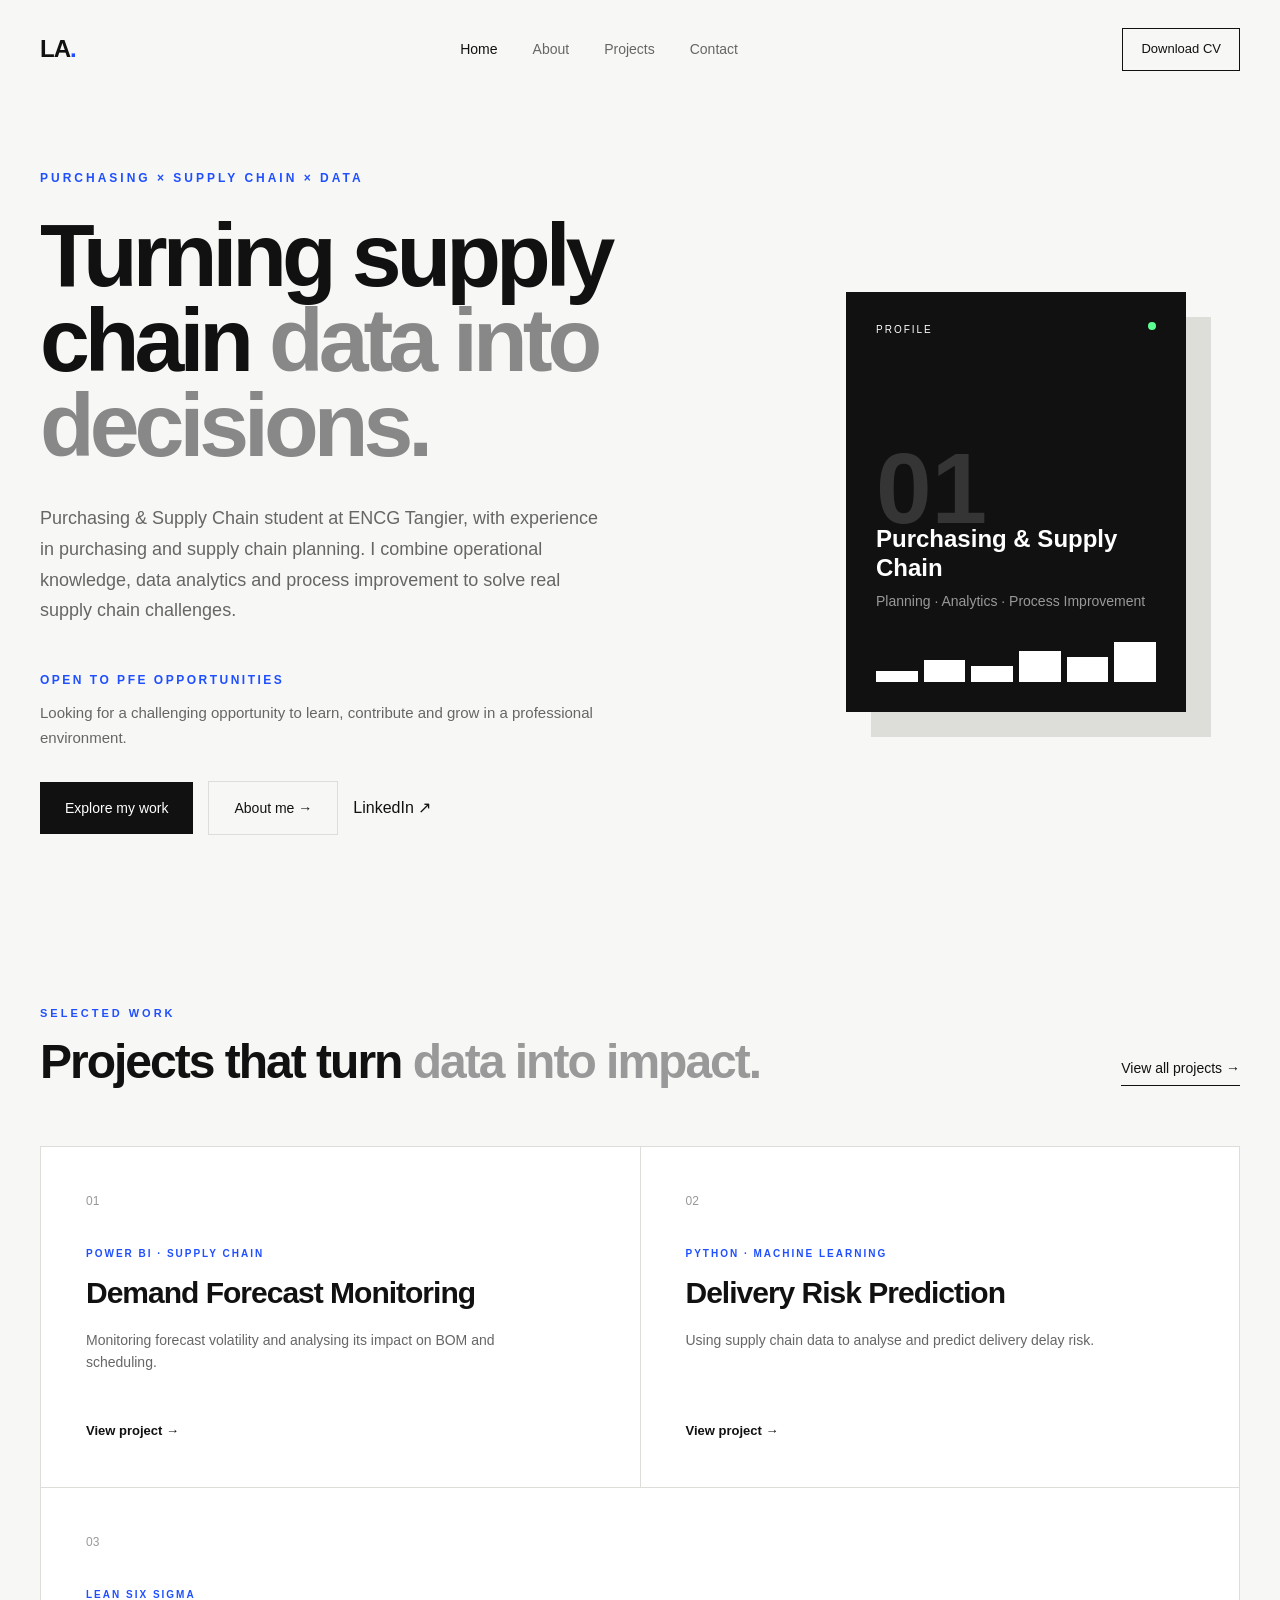
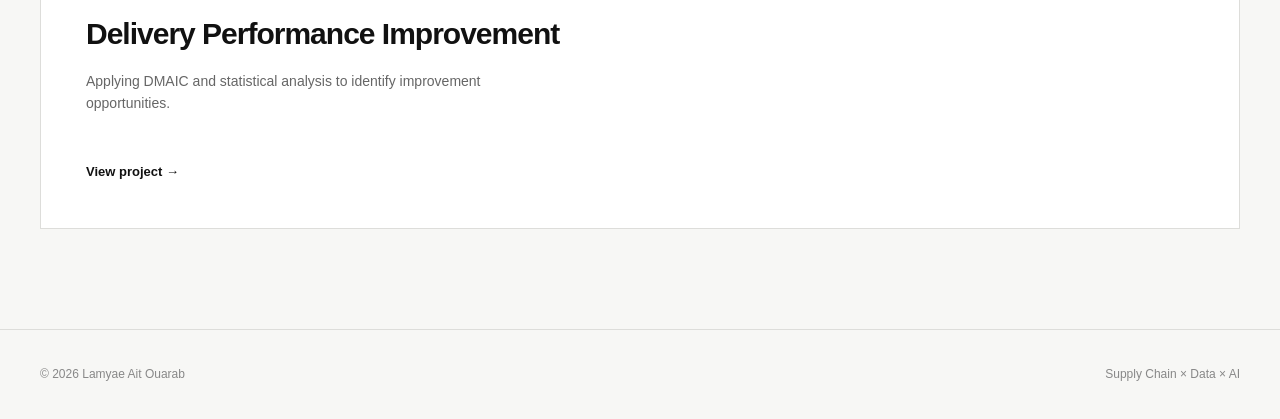
<file: index.html>
<!DOCTYPE html>
<html lang="en">
<head>
    <meta charset="UTF-8">
    <meta name="viewport" content="width=device-width, initial-scale=1.0">

    <title>Lamyae Ait Ouarab | Supply Chain × Data × AI</title>

    <link rel="stylesheet" href="css/style.css">
</head>

<body>

    <!-- Navigation -->
    <nav class="navbar">

        <div class="logo">
            LA<span>.</span>
        </div>

        <div class="nav-links">
            <a href="index.html" class="active">Home</a>
            <a href="about.html">About</a>
            <a href="projects.html">Projects</a>
            <a href="contact.html">Contact</a>
        </div>

        <a href="C:\Users\hp\Downloads\Lamyae_Ait_Ouarab_CV_English.pdf" class="cv-button" download>
  Download CV
</a>

    </nav>


    <!-- Hero Section -->
    <main>

        <section class="hero">

            <div class="hero-content">

                <p class="eyebrow">
                    PURCHASING × SUPPLY CHAIN × DATA
                </p>
                <h1>
                    Turning supply chain
                    <span>data into decisions.</span>
                </h1>

                <p class="hero-description">
                     Purchasing & Supply Chain student at ENCG Tangier,
                    with experience in purchasing and supply chain planning.
                    I combine operational knowledge, data analytics and
                    process improvement to solve real supply chain challenges.
                </p>
                <div class="availability">
                    <span>OPEN TO PFE OPPORTUNITIES</span>
                    <p>
                       Looking for a challenging opportunity to learn,
                       contribute and grow in a professional environment.
                    </p>
                </div>

                
                
                
                <div class="hero-buttons">
                    <a href="projects.html" class="primary-button">
                        Explore my work
                    </a>
                    <a href="about.html" class="secondary-button">
                        About me →
                    </a>

                    <a href="https://www.linkedin.com/in/lamyae-ait-ouarab-5417ba322"
                    class="linkedin-button"
                    target="_blank">
                    LinkedIn ↗
                </a>
            </div>

            </div>


            <div class="hero-visual">

                <div class="visual-card">

                    <div class="card-top">
                        <span>PROFILE</span>
                        <span class="status"></span>
                    </div>

                    <div class="visual-number">
                        01
                    </div>

                    <div class="visual-text">
                        <strong>Purchasing & Supply Chain</strong>
                        <span>Planning · Analytics · Process Improvement</span>
                    </div>

                    <div class="mini-chart">

                        <div class="bar bar-1"></div>
                        <div class="bar bar-2"></div>
                        <div class="bar bar-3"></div>
                        <div class="bar bar-4"></div>
                        <div class="bar bar-5"></div>
                        <div class="bar bar-6"></div>

                    </div>

                </div>

            </div>

        </section>


        <!-- Selected Projects -->
        <section class="projects-preview">

            <div class="section-heading">

                <div>
                    <p class="section-label">SELECTED WORK</p>

                    <h2>
                        Projects that turn
                        <span>data into impact.</span>
                    </h2>
                </div>

                <a href="projects.html">
                    View all projects →
                </a>

            </div>


            <div class="project-grid">

                <article class="project-card">

                    <div class="project-number">
                        01
                    </div>

                    <p class="project-category">
                        POWER BI · SUPPLY CHAIN
                    </p>

                    <h3>
                        Demand Forecast
                        Monitoring
                    </h3>

                    <p>
                        Monitoring forecast volatility and analysing
                        its impact on BOM and scheduling.
                    </p>

                    <a href="projects/demand-forecast.html">
                        View project →
                    </a>

                </article>


                <article class="project-card">

                    <div class="project-number">
                        02
                    </div>

                    <p class="project-category">
                        PYTHON · MACHINE LEARNING
                    </p>

                    <h3>
                        Delivery Risk
                        Prediction
                    </h3>

                    <p>
                        Using supply chain data to analyse and predict
                        delivery delay risk.
                    </p>

                    <a href="projects/delivery-risk.html">
                        View project →
                    </a>

                </article>


                <article class="project-card">

                    <div class="project-number">
                        03
                    </div>

                    <p class="project-category">
                        LEAN SIX SIGMA
                    </p>

                    <h3>
                        Delivery Performance
                        Improvement
                    </h3>

                    <p>
                        Applying DMAIC and statistical analysis to
                        identify improvement opportunities.
                    </p>

                    <a href="projects/lean-six-sigma.html">
                        View project →
                    </a>

                </article>


                
            </div>

        </section>

    </main>


    <!-- Footer -->
    <footer>

        <p>
            © 2026 Lamyae Ait Ouarab
        </p>

        <p>
            Supply Chain × Data × AI
        </p>

    </footer>


</body>
</html>
</file>
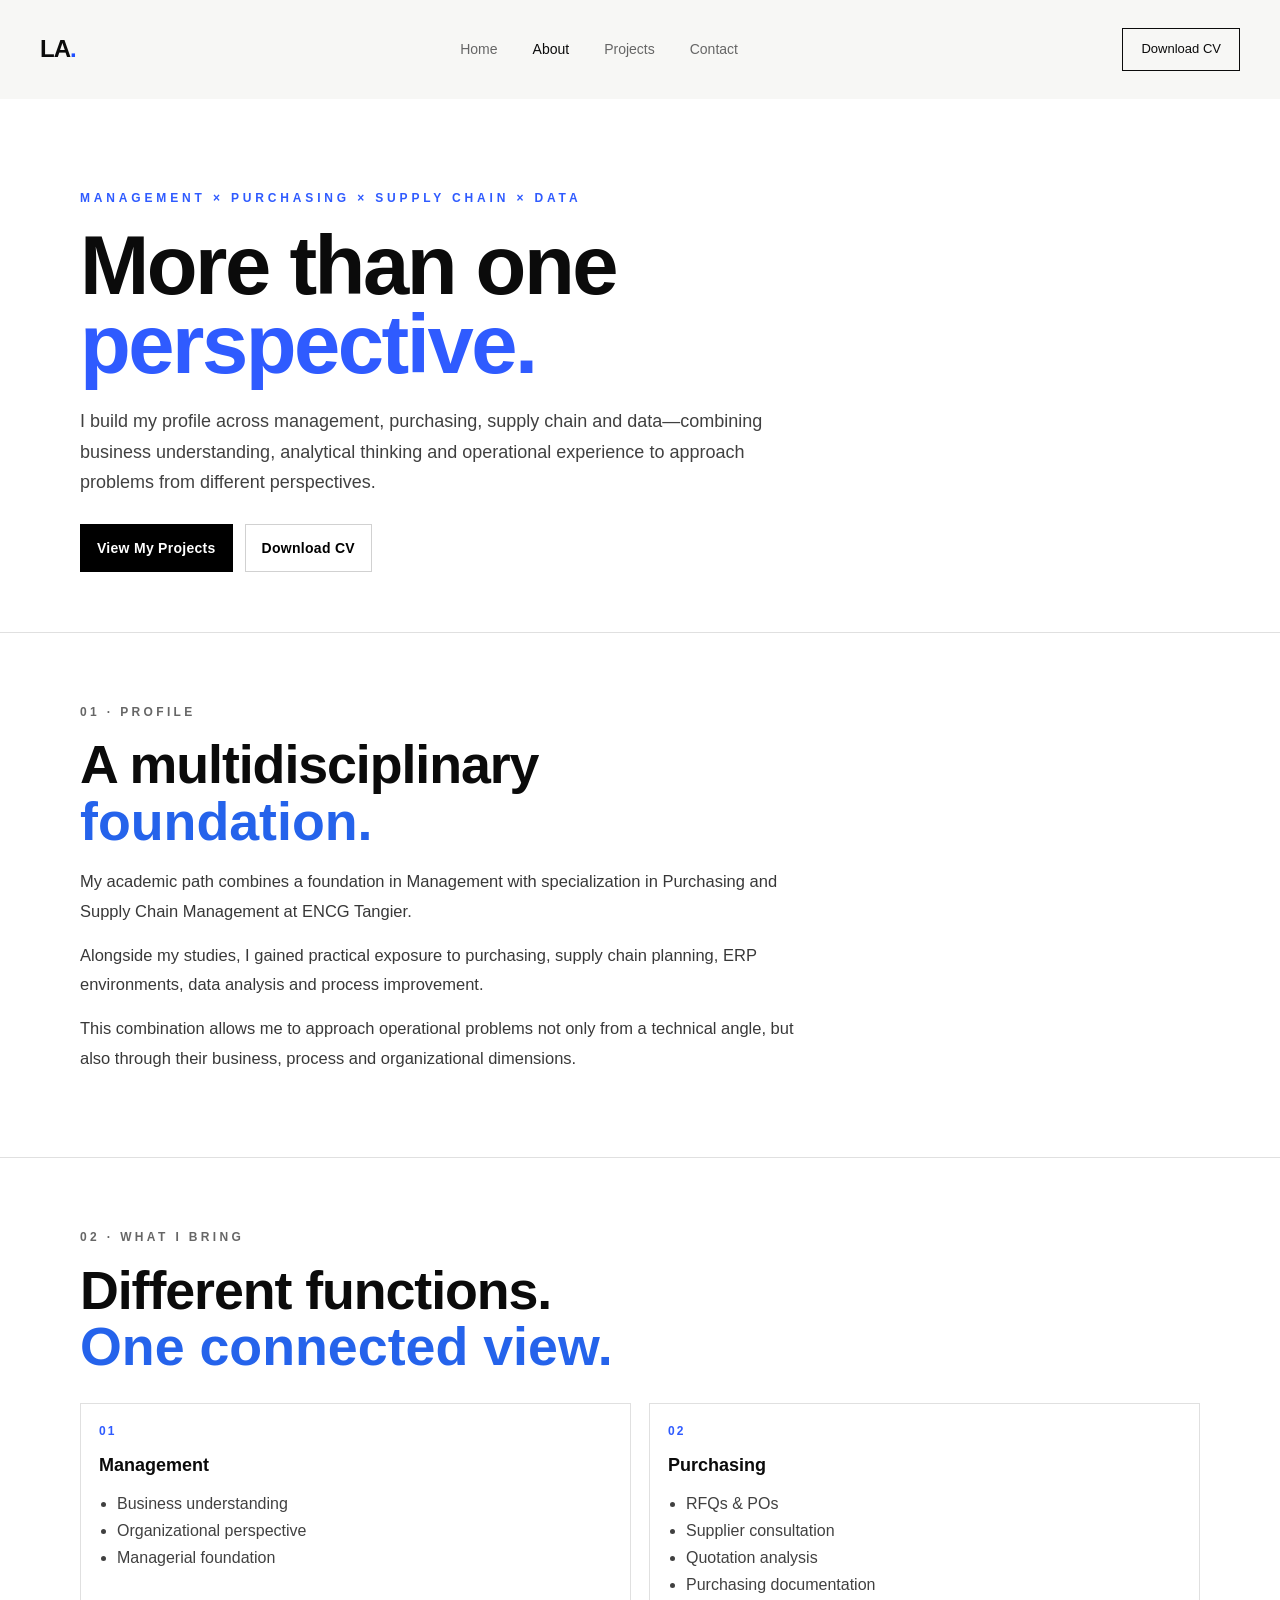
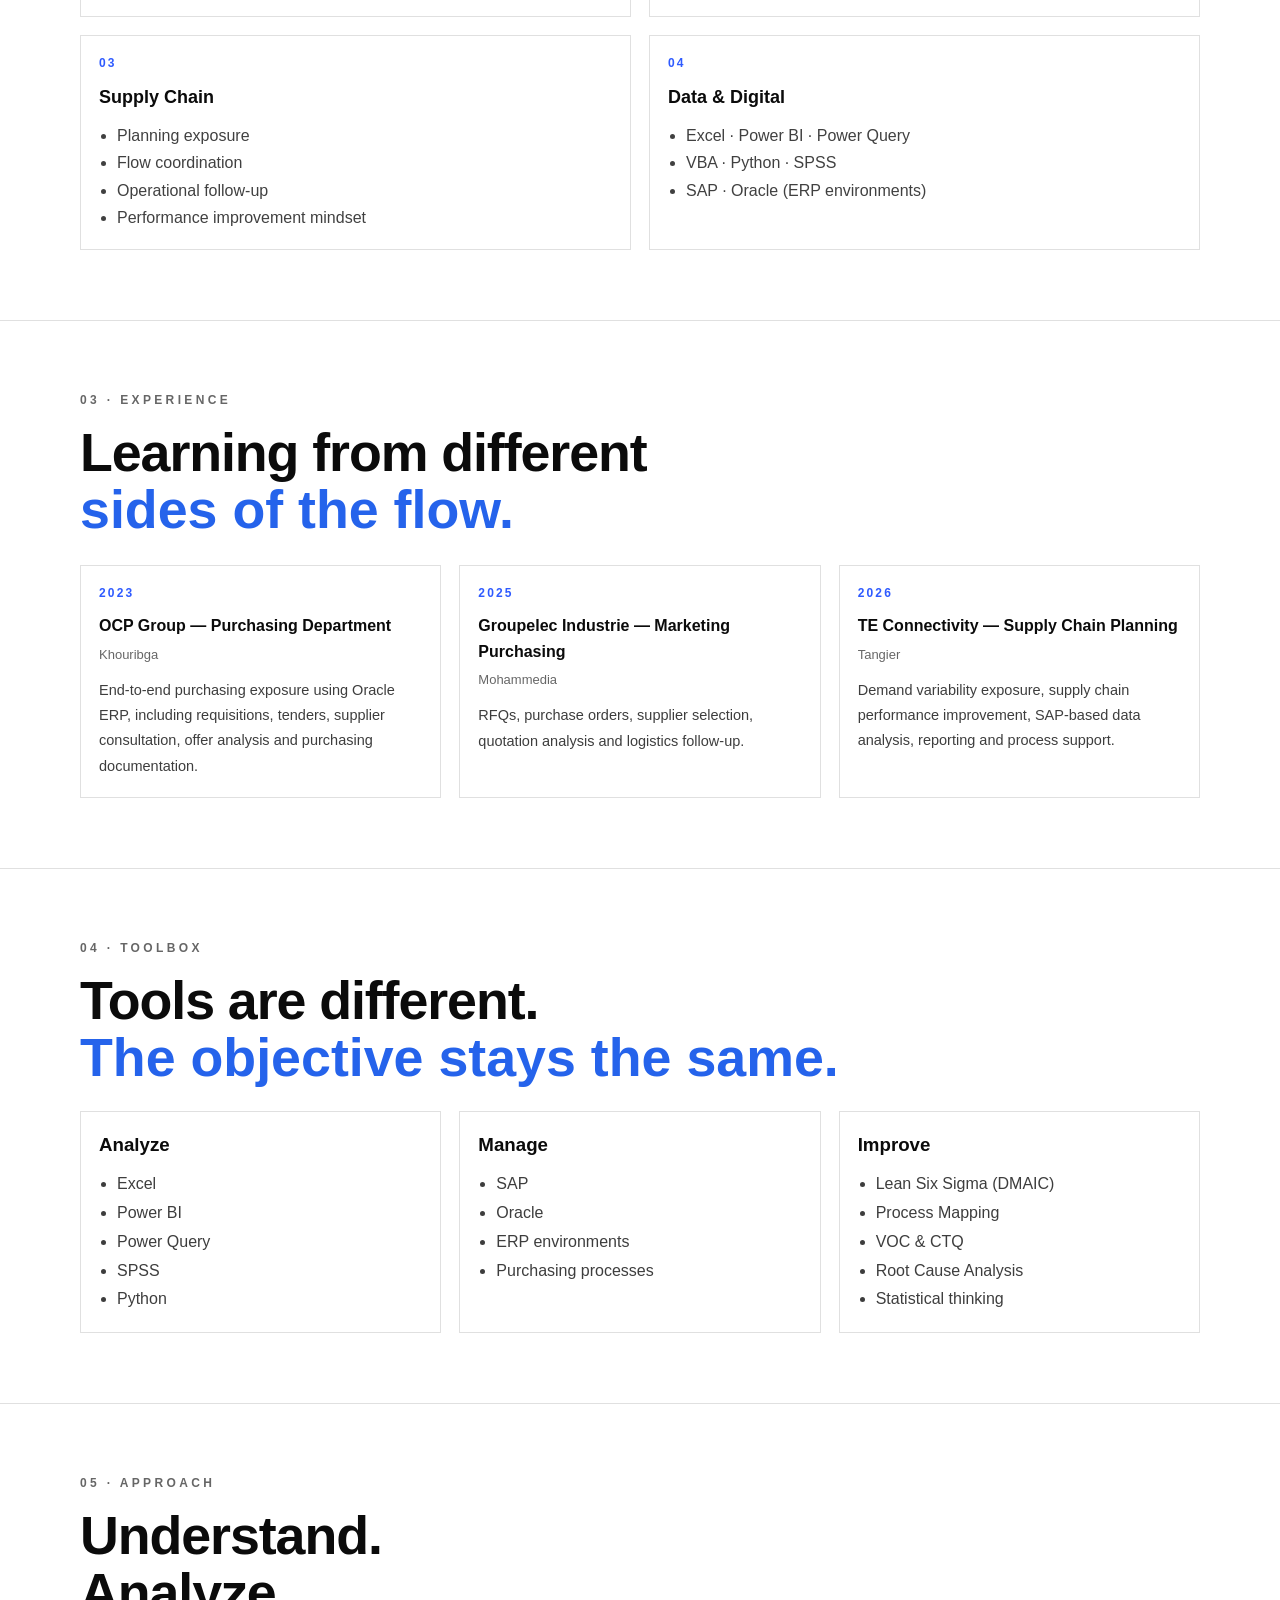
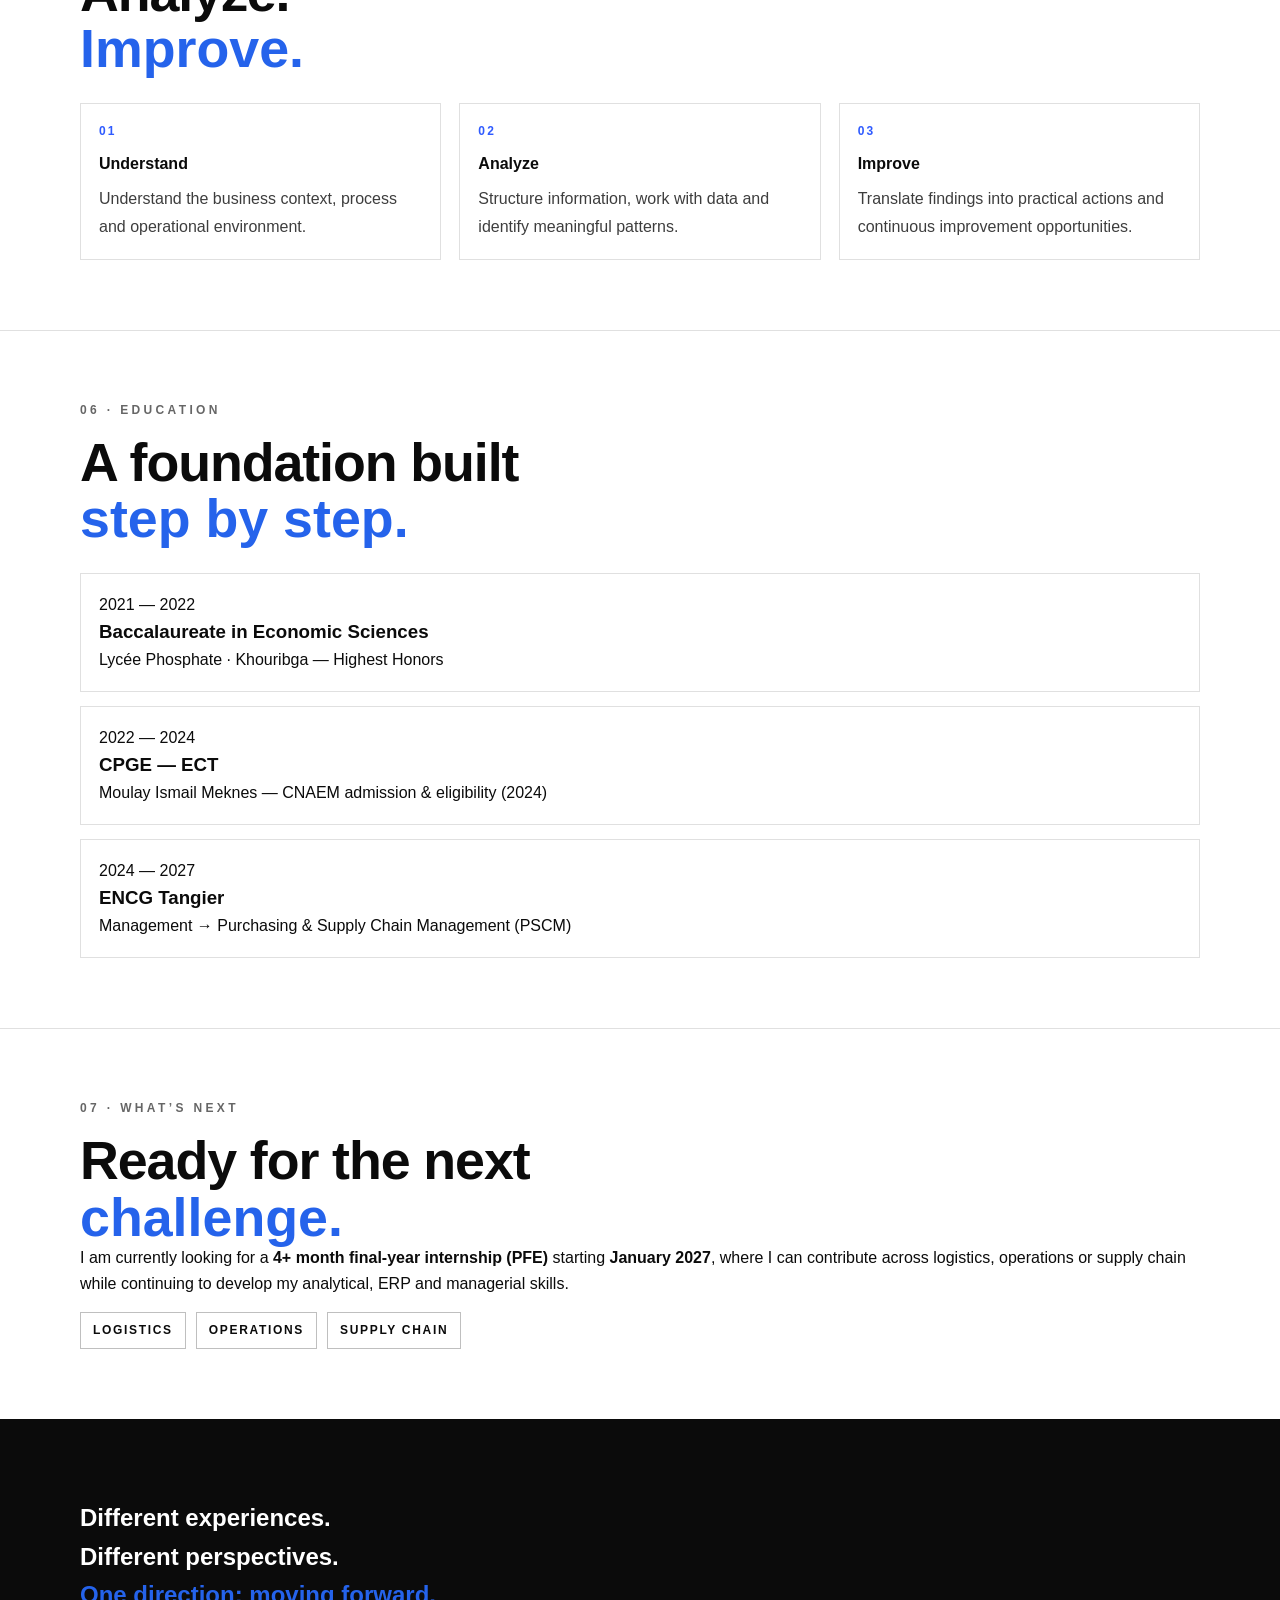
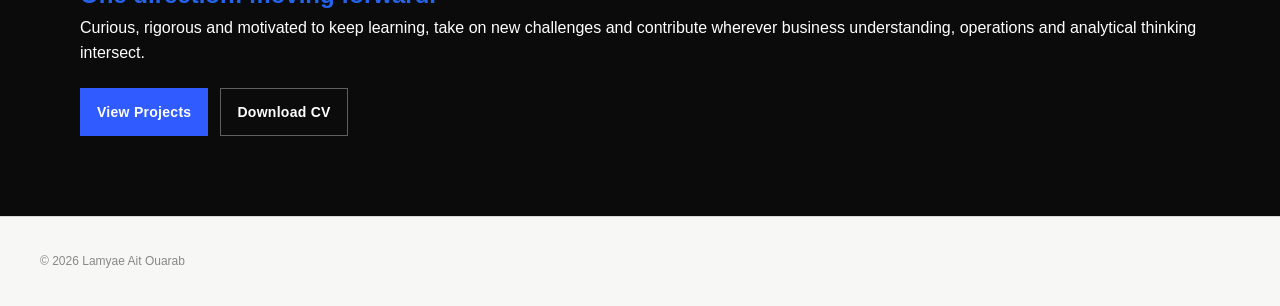
<file: about.html>
<!-- about.html -->
<!DOCTYPE html>
<html lang="en">
  <head>
    <meta charset="UTF-8" />
    <meta name="viewport" content="width=device-width, initial-scale=1.0" />
    <title>About | Lamyae Ait Ouarab</title>

    <link rel="stylesheet" href="css/style.css" />
<link rel="stylesheet" href="css/project.css" />
<link rel="stylesheet" href="css/about.css" />
  </head>

  <body>
    <!-- NAVBAR -->
    <header>
      <nav class="navbar">
        <a class="logo" href="index.html">LA<span class="dot">.</span></a>

        <div class="nav-links">
          <a href="index.html">Home</a>
          <a href="about.html" class="active">About</a>
          <a href="projects.html">Projects</a>
          <a href="contact.html">Contact</a>
        </div>

        <!-- IMPORTANT: about.html is in the root, so NO ../ -->
        <a
          href="Files/Lamyae_Ait_Ouarab_CV_English.pdf"
          class="cv-button"
          download="Lamyae_Ait_Ouarab_CV_English.pdf"
        >
          Download CV
        </a>
      </nav>
    </header>

    <main class="about-page">
      <!-- 01 — HERO -->
      <section class="about-hero">
        <div class="container">
          <p class="kicker">MANAGEMENT × PURCHASING × SUPPLY CHAIN × DATA</p>

          <h1 class="hero-title">
            More than one<br />
            <span class="accent">perspective.</span>
          </h1>

          <p class="hero-subtitle">
            I build my profile across management, purchasing, supply chain and data—combining
            business understanding, analytical thinking and operational experience to approach
            problems from different perspectives.
          </p>

          <div class="hero-actions">
            <a class="btn primary" href="projects.html">View My Projects</a>
            <a
              class="btn secondary"
              href="Files/Lamyae_Ait_Ouarab_CV_English.pdf"
              download="Lamyae_Ait_Ouarab_CV_English.pdf"
              >Download CV</a
            >
          </div>
        </div>
      </section>

      <!-- 02 — PROFILE -->
      <section class="about-section">
        <div class="container">
          <p class="section-label">01 · PROFILE</p>
          <h2 class="section-title">
            A multidisciplinary<br />
            <span class="accent">foundation.</span>
          </h2>

          <div class="text-block">
            <p>
              My academic path combines a foundation in Management with specialization in
              Purchasing and Supply Chain Management at ENCG Tangier.
            </p>
            <p>
              Alongside my studies, I gained practical exposure to purchasing, supply chain
              planning, ERP environments, data analysis and process improvement.
            </p>
            <p>
              This combination allows me to approach operational problems not only from a
              technical angle, but also through their business, process and organizational
              dimensions.
            </p>
          </div>
        </div>
      </section>

      <!-- 03 — WHAT I BRING -->
      <section class="about-section">
        <div class="container">
          <p class="section-label">02 · WHAT I BRING</p>
          <h2 class="section-title">
            Different functions.<br />
            <span class="accent">One connected view.</span>
          </h2>

          <div class="four-grid">
            <div class="block">
              <p class="block-number">01</p>
              <h3 class="block-title">Management</h3>
              <ul class="block-list">
                <li>Business understanding</li>
                <li>Organizational perspective</li>
                <li>Managerial foundation</li>
              </ul>
            </div>

            <div class="block">
              <p class="block-number">02</p>
              <h3 class="block-title">Purchasing</h3>
              <ul class="block-list">
                <li>RFQs & POs</li>
                <li>Supplier consultation</li>
                <li>Quotation analysis</li>
                <li>Purchasing documentation</li>
              </ul>
            </div>

            <div class="block">
              <p class="block-number">03</p>
              <h3 class="block-title">Supply Chain</h3>
              <ul class="block-list">
                <li>Planning exposure</li>
                <li>Flow coordination</li>
                <li>Operational follow-up</li>
                <li>Performance improvement mindset</li>
              </ul>
            </div>

            <div class="block">
              <p class="block-number">04</p>
              <h3 class="block-title">Data & Digital</h3>
              <ul class="block-list">
                <li>Excel · Power BI · Power Query</li>
                <li>VBA · Python · SPSS</li>
                <li>SAP · Oracle (ERP environments)</li>
              </ul>
            </div>
          </div>
        </div>
      </section>

      <!-- 04 — EXPERIENCE -->
      <section class="about-section">
        <div class="container">
          <p class="section-label">03 · EXPERIENCE</p>
          <h2 class="section-title">
            Learning from different<br />
            <span class="accent">sides of the flow.</span>
          </h2>

          <div class="timeline">
            <div class="timeline-item">
              <p class="timeline-year">2023</p>
              <h3 class="timeline-role">OCP Group — Purchasing Department</h3>
              <p class="timeline-meta">Khouribga</p>
              <p class="timeline-text">
                End-to-end purchasing exposure using Oracle ERP, including requisitions, tenders,
                supplier consultation, offer analysis and purchasing documentation.
              </p>
            </div>

            <div class="timeline-item">
              <p class="timeline-year">2025</p>
              <h3 class="timeline-role">Groupelec Industrie — Marketing Purchasing</h3>
              <p class="timeline-meta">Mohammedia</p>
              <p class="timeline-text">
                RFQs, purchase orders, supplier selection, quotation analysis and logistics
                follow-up.
              </p>
            </div>

            <div class="timeline-item">
              <p class="timeline-year">2026</p>
              <h3 class="timeline-role">TE Connectivity — Supply Chain Planning</h3>
              <p class="timeline-meta">Tangier</p>
              <p class="timeline-text">
                Demand variability exposure, supply chain performance improvement, SAP-based data
                analysis, reporting and process support.
              </p>
            </div>
          </div>
        </div>
      </section>

      <!-- 05 — TOOLBOX -->
      <section class="about-section">
        <div class="container">
          <p class="section-label">04 · TOOLBOX</p>
          <h2 class="section-title">
            Tools are different.<br />
            <span class="accent">The objective stays the same.</span>
          </h2>

          <div class="toolbox">
            <div class="toolbox-col">
              <h3 class="toolbox-title">Analyze</h3>
              <ul class="toolbox-list">
                <li>Excel</li>
                <li>Power BI</li>
                <li>Power Query</li>
                <li>SPSS</li>
                <li>Python</li>
              </ul>
            </div>

            <div class="toolbox-col">
              <h3 class="toolbox-title">Manage</h3>
              <ul class="toolbox-list">
                <li>SAP</li>
                <li>Oracle</li>
                <li>ERP environments</li>
                <li>Purchasing processes</li>
              </ul>
            </div>

            <div class="toolbox-col">
              <h3 class="toolbox-title">Improve</h3>
              <ul class="toolbox-list">
                <li>Lean Six Sigma (DMAIC)</li>
                <li>Process Mapping</li>
                <li>VOC & CTQ</li>
                <li>Root Cause Analysis</li>
                <li>Statistical thinking</li>
              </ul>
            </div>
          </div>
        </div>
      </section>

      <!-- 06 — APPROACH -->
      <section class="about-section">
        <div class="container">
          <p class="section-label">05 · APPROACH</p>
          <h2 class="section-title">
            Understand.<br />
            Analyze.<br />
            <span class="accent">Improve.</span>
          </h2>

          <div class="steps">
            <div class="step">
              <p class="step-number">01</p>
              <h3 class="step-title">Understand</h3>
              <p class="step-text">
                Understand the business context, process and operational environment.
              </p>
            </div>

            <div class="step">
              <p class="step-number">02</p>
              <h3 class="step-title">Analyze</h3>
              <p class="step-text">
                Structure information, work with data and identify meaningful patterns.
              </p>
            </div>

            <div class="step">
              <p class="step-number">03</p>
              <h3 class="step-title">Improve</h3>
              <p class="step-text">
                Translate findings into practical actions and continuous improvement opportunities.
              </p>
            </div>
          </div>
        </div>
      </section>

      <!-- 07 — EDUCATION -->
      <section class="about-section">
        <div class="container">
          <p class="section-label">06 · EDUCATION</p>
          <h2 class="section-title">
            A foundation built<br />
            <span class="accent">step by step.</span>
          </h2>

          <div class="edu-timeline">
            <div class="edu-item">
              <p class="edu-year">2021 — 2022</p>
              <h3 class="edu-title">Baccalaureate in Economic Sciences</h3>
              <p class="edu-meta">Lycée Phosphate · Khouribga — Highest Honors</p>
            </div>

            <div class="edu-item">
              <p class="edu-year">2022 — 2024</p>
              <h3 class="edu-title">CPGE — ECT</h3>
              <p class="edu-meta">Moulay Ismail Meknes — CNAEM admission & eligibility (2024)</p>
            </div>

            <div class="edu-item">
              <p class="edu-year">2024 — 2027</p>
              <h3 class="edu-title">ENCG Tangier</h3>
              <p class="edu-meta">Management → Purchasing & Supply Chain Management (PSCM)</p>
            </div>
          </div>
        </div>
      </section>

      <!-- 08 — WHAT’S NEXT -->
      <section class="about-section">
        <div class="container">
          <p class="section-label">07 · WHAT’S NEXT</p>
          <h2 class="section-title">
            Ready for the next<br />
            <span class="accent">challenge.</span>
          </h2>

          <p class="next-text">
            I am currently looking for a <strong>4+ month final-year internship (PFE)</strong>
            starting <strong>January 2027</strong>, where I can contribute across logistics,
            operations or supply chain while continuing to develop my analytical, ERP and
            managerial skills.
          </p>

          <div class="next-tags">
            <span class="tag">LOGISTICS</span>
            <span class="tag">OPERATIONS</span>
            <span class="tag">SUPPLY CHAIN</span>
          </div>
        </div>
      </section>

      <!-- 09 — FINAL CTA -->
      <section class="about-final">
        <div class="container">
          <h2 class="final-title">
            Different experiences.<br />
            Different perspectives.<br />
            <span class="accent">One direction: moving forward.</span>
          </h2>

          <p class="final-text">
            Curious, rigorous and motivated to keep learning, take on new challenges and
            contribute wherever business understanding, operations and analytical thinking
            intersect.
          </p>

          <div class="final-actions">
            <a class="btn primary" href="projects.html">View Projects</a>
            <a
              class="btn secondary"
              href="Files/Lamyae_Ait_Ouarab_CV_English.pdf"
              download="Lamyae_Ait_Ouarab_CV_English.pdf"
              >Download CV</a
            >
          </div>
        </div>
      </section>
    </main>

    <footer class="footer">
      <div class="container">
        <p>© <span id="year"></span> Lamyae Ait Ouarab</p>
      </div>
    </footer>

    <script>
      document.getElementById("year").textContent = new Date().getFullYear();
    </script>
  </body>
</html>
</file>
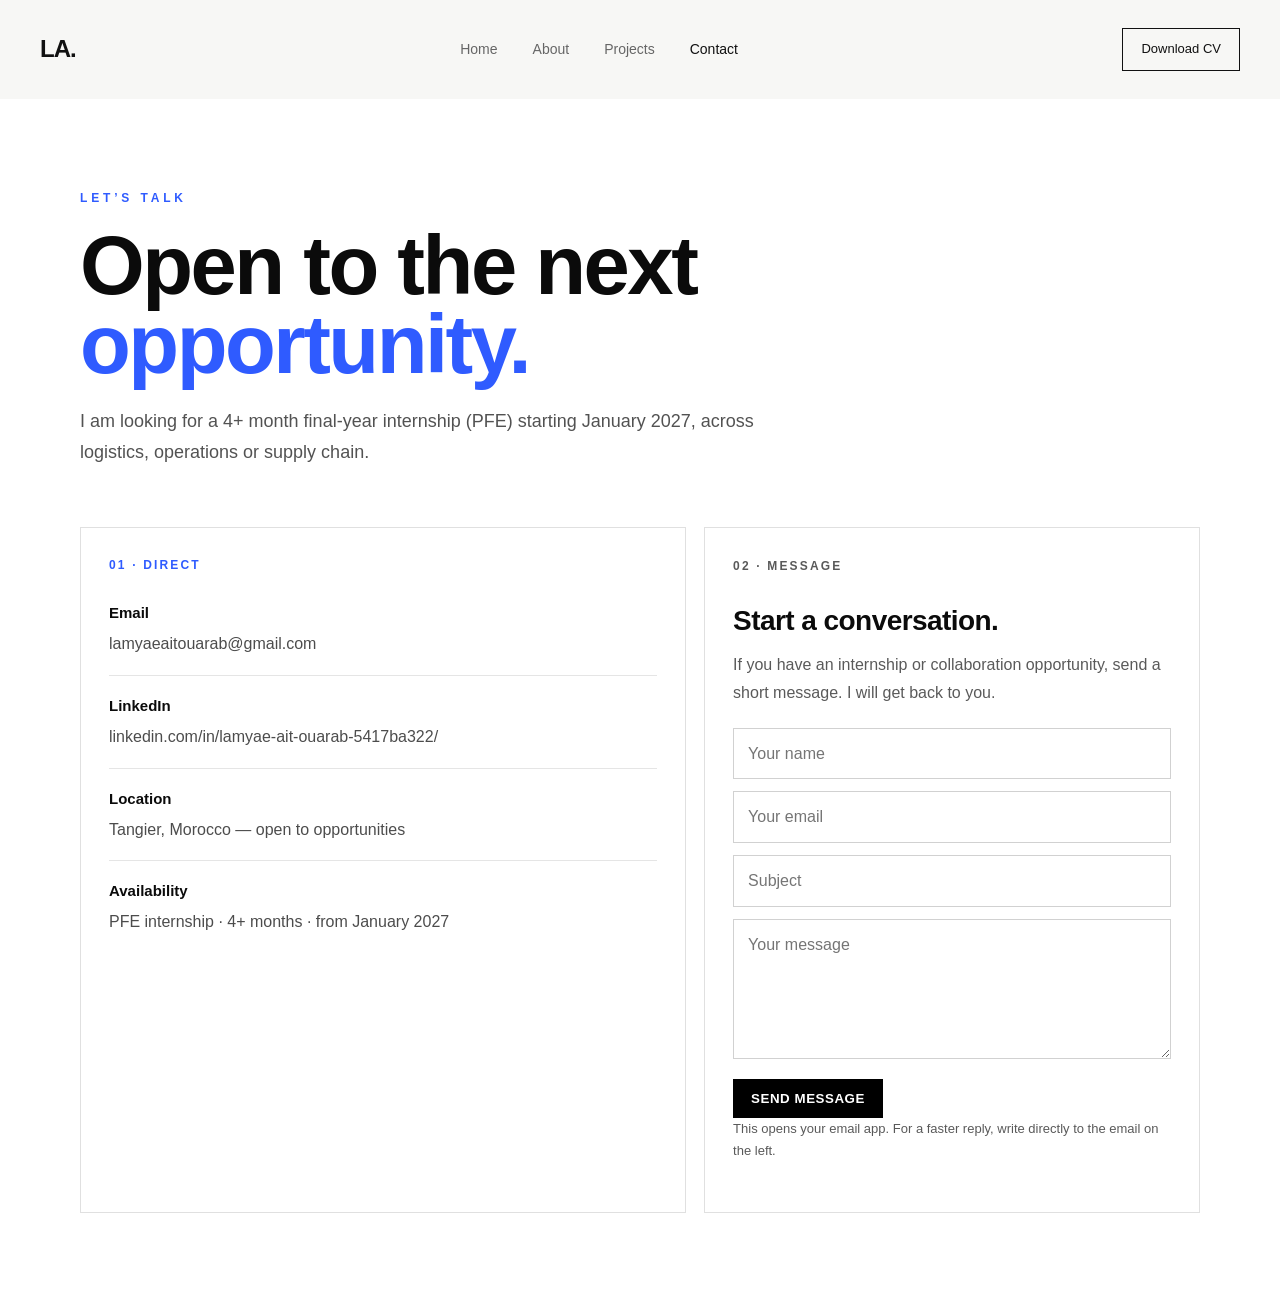
<file: contact.html>
<!DOCTYPE html>
<html lang="en">
  <head>
    <meta charset="UTF-8" />
    <meta name="viewport" content="width=device-width, initial-scale=1.0" />
    <title>Contact | Lamyae Ait Ouarab</title>

    <link rel="stylesheet" href="css/style.css" />
    <link rel="stylesheet" href="css/project.css" />

    <style>
      .contact-page {
        background: #fff;
        color: #0b0b0b;
      }

      .contact-wrap {
        width: min(100% - 48px, 1120px);
        margin: 0 auto;
      }

      .contact-hero {
        padding: 90px 0 50px;
      }

      .contact-kicker {
        margin: 0 0 18px;
        color: #2f5bff;
        text-transform: uppercase;
        letter-spacing: 0.32em;
        font-weight: 700;
        font-size: 12px;
      }

      .contact-title {
        margin: 0;
        font-size: clamp(42px, 6.5vw, 86px);
        line-height: 0.95;
        letter-spacing: -0.03em;
        font-weight: 800;
      }

      .contact-title span {
        color: #2f5bff;
      }

      .contact-subtitle {
        margin: 22px 0 0;
        max-width: 70ch;
        font-size: 18px;
        line-height: 1.7;
        color: rgba(0, 0, 0, 0.68);
      }

      .contact-grid {
        display: grid;
        grid-template-columns: 1.1fr 0.9fr;
        gap: 18px;
        padding: 10px 0 90px;
      }

      .contact-card,
      .contact-form {
        border: 1px solid rgba(0, 0, 0, 0.12);
        padding: 28px;
        background: #fff;
      }

      .contact-label {
        margin: 0 0 8px;
        color: #2f5bff;
        font-size: 12px;
        font-weight: 800;
        letter-spacing: 0.18em;
        text-transform: uppercase;
      }

      .contact-item {
        padding: 18px 0;
        border-bottom: 1px solid rgba(0, 0, 0, 0.1);
      }

      .contact-item:last-child {
        border-bottom: 0;
        padding-bottom: 0;
      }

      .contact-item h3 {
        margin: 0 0 6px;
        font-size: 15px;
        font-weight: 800;
      }

      .contact-item a,
      .contact-item p {
        margin: 0;
        color: rgba(0, 0, 0, 0.7);
        text-decoration: none;
        line-height: 1.6;
      }

      .contact-item a:hover {
        color: #2f5bff;
      }

      .contact-form h2 {
        margin: 0 0 8px;
        font-size: 28px;
        letter-spacing: -0.02em;
        font-weight: 800;
      }

      .contact-form p {
        margin: 0 0 22px;
        color: rgba(0, 0, 0, 0.65);
        line-height: 1.7;
      }

      .form-row {
        display: grid;
        gap: 12px;
        margin-bottom: 12px;
      }

      .contact-form input,
      .contact-form textarea {
        width: 100%;
        border: 1px solid rgba(0, 0, 0, 0.18);
        background: #fff;
        padding: 12px 14px;
        font: inherit;
        color: #0b0b0b;
        outline: none;
      }

      .contact-form input:focus,
      .contact-form textarea:focus {
        border-color: #2f5bff;
      }

      .contact-form textarea {
        min-height: 140px;
        resize: vertical;
      }

      .contact-submit {
        display: inline-flex;
        align-items: center;
        justify-content: center;
        margin-top: 8px;
        padding: 12px 18px;
        background: #000;
        color: #fff;
        border: 0;
        font-weight: 800;
        letter-spacing: 0.04em;
        cursor: pointer;
      }

      .contact-submit:hover {
        background: #111;
      }

      .contact-note {
        margin-top: 14px;
        font-size: 13px;
        color: rgba(0, 0, 0, 0.55);
      }

      @media (max-width: 860px) {
        .contact-grid {
          grid-template-columns: 1fr;
        }
        .contact-hero {
          padding: 70px 0 30px;
        }
      }
    </style>
  </head>

  <body>
    <header>
      <nav class="navbar">
        <a class="logo" href="index.html">LA.</a>

        <div class="nav-links">
          <a href="index.html">Home</a>
          <a href="about.html">About</a>
          <a href="projects.html">Projects</a>
          <a href="contact.html" class="active">Contact</a>
        </div>

        <a
          href="Files/Lamyae_Ait_Ouarab_CV_English.pdf"
          class="cv-button"
          download
        >
          Download CV
        </a>
      </nav>
    </header>

    <main class="contact-page">
      <section class="contact-hero">
        <div class="contact-wrap">
          <p class="contact-kicker">LET’S TALK</p>
          <h1 class="contact-title">
            Open to the next<br />
            <span>opportunity.</span>
          </h1>
          <p class="contact-subtitle">
            I am looking for a 4+ month final-year internship (PFE) starting
            January 2027, across logistics, operations or supply chain.
          </p>
        </div>
      </section>

      <section class="contact-wrap contact-grid">
        <div class="contact-card">
          <p class="contact-label">01 · Direct</p>

          <div class="contact-item">
            <h3>Email</h3>
            <a href="mailto:lamyaeaitouarab@gmail.com">lamyaeaitouarab@gmail.com</a>
          </div>

          <div class="contact-item">
            <h3>LinkedIn</h3>
            <a href="https://www.linkedin.com/in/lamyae-ait-ouarab-5417ba322/" target="_blank" rel="noopener">
              linkedin.com/in/lamyae-ait-ouarab-5417ba322/
            </a>
          </div>

          <div class="contact-item">
            <h3>Location</h3>
            <p>Tangier, Morocco — open to opportunities</p>
          </div>

          <div class="contact-item">
            <h3>Availability</h3>
            <p>PFE internship · 4+ months · from January 2027</p>
          </div>
        </div>

        <form
          class="contact-form"
          action="mailto:YOUR.EMAIL@gmail.com"
          method="post"
          enctype="text/plain"
        >
          <p class="contact-label">02 · Message</p>
          <h2>Start a conversation.</h2>
          <p>
            If you have an internship or collaboration opportunity, send a short
            message. I will get back to you.
          </p>

          <div class="form-row">
            <input type="text" name="Name" placeholder="Your name" required />
            <input type="email" name="Email" placeholder="Your email" required />
            <input type="text" name="Subject" placeholder="Subject" />
            <textarea name="Message" placeholder="Your message" required></textarea>
          </div>

          <button class="contact-submit" type="submit">SEND MESSAGE</button>
          <p class="contact-note">
            This opens your email app. For a faster reply, write directly to the
            email on the left.
          </p>
        </form>
      </section>
    </main>
  </body>
</html>
</file>
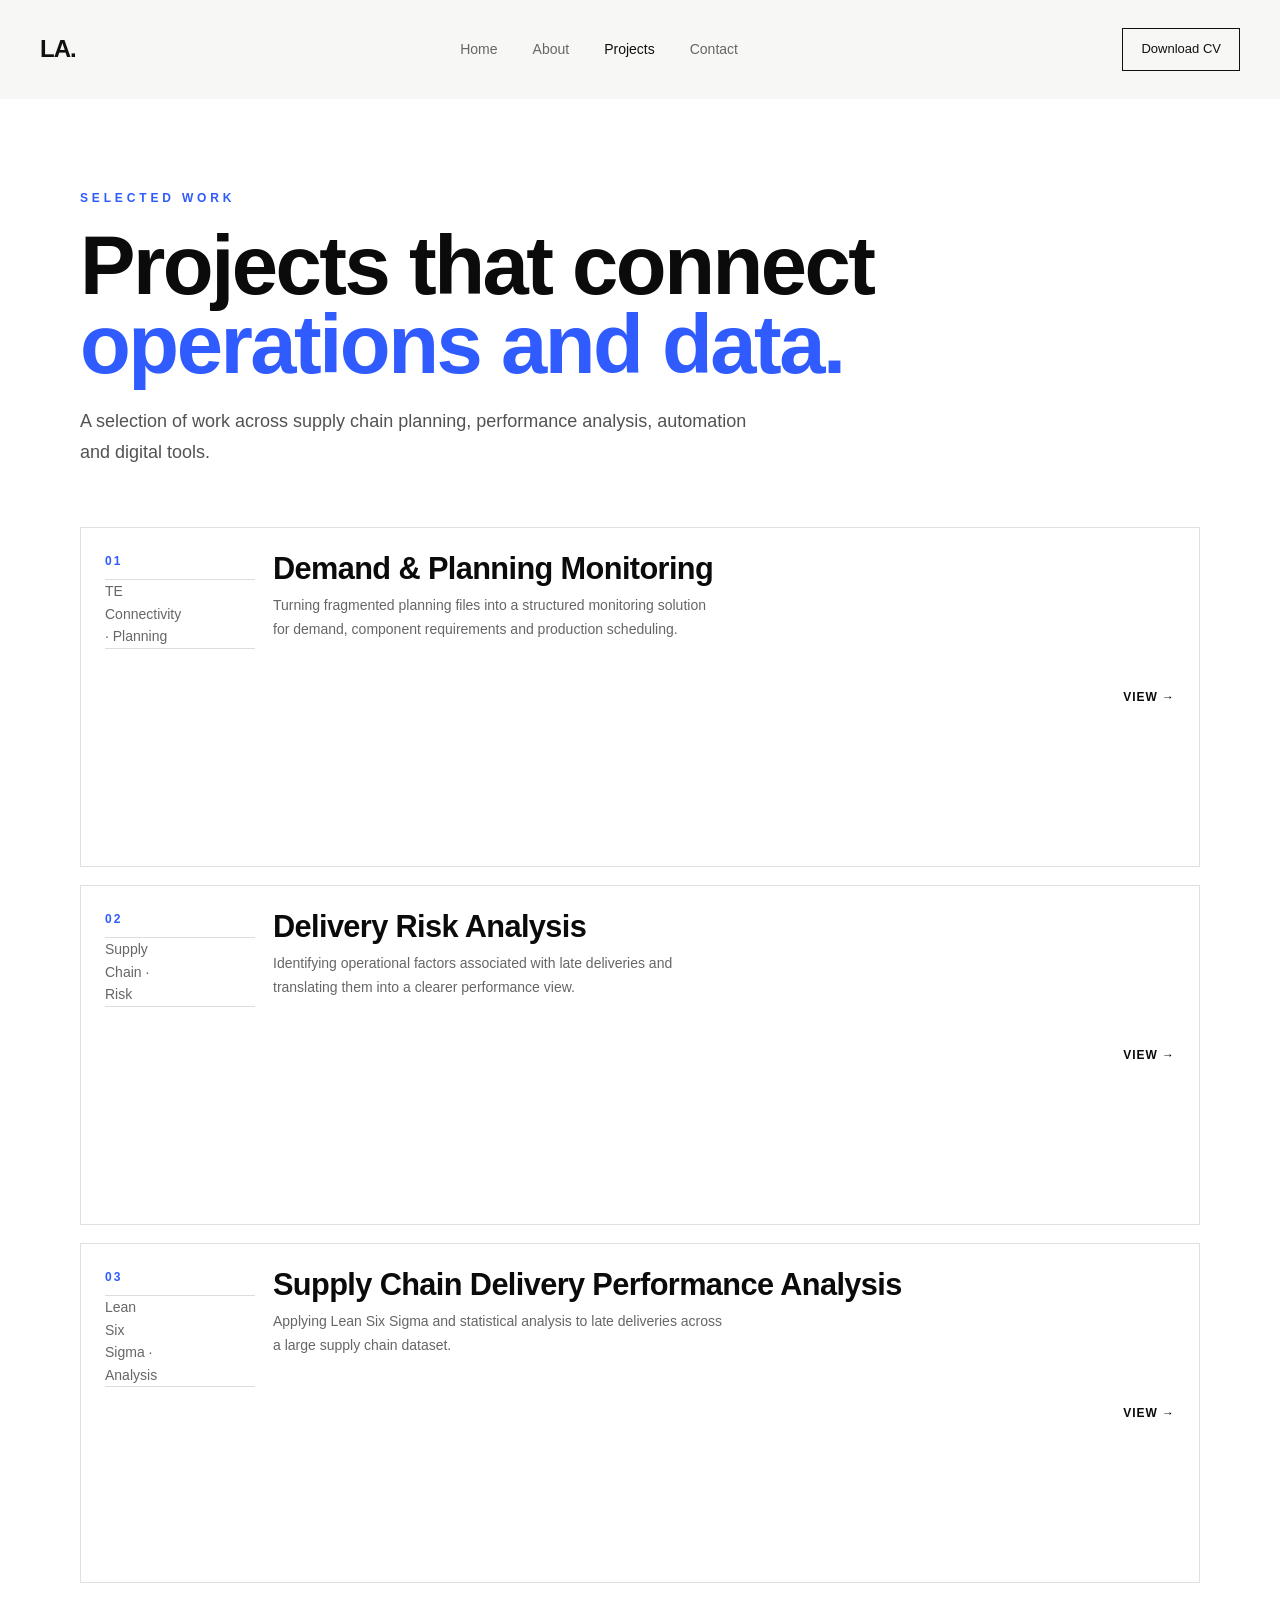
<file: projects.html>
<!DOCTYPE html>
<html lang="en">
  <head>
    <meta charset="UTF-8" />
    <meta name="viewport" content="width=device-width, initial-scale=1.0" />
    <title>Projects | Lamyae Ait Ouarab</title>

    <link rel="stylesheet" href="css/style.css" />
    <link rel="stylesheet" href="css/project.css" />

    <style>
      .projects-page {
        background: #fff;
        color: #0b0b0b;
      }

      .projects-wrap {
        width: min(100% - 48px, 1120px);
        margin: 0 auto;
      }

      .projects-hero {
        padding: 90px 0 40px;
      }

      .projects-kicker {
        margin: 0 0 18px;
        color: #2f5bff;
        text-transform: uppercase;
        letter-spacing: 0.32em;
        font-weight: 700;
        font-size: 12px;
      }

      .projects-title {
        margin: 0;
        font-size: clamp(42px, 6.5vw, 86px);
        line-height: 0.95;
        letter-spacing: -0.03em;
        font-weight: 800;
      }

      .projects-title span {
        color: #2f5bff;
      }

      .projects-subtitle {
        margin: 22px 0 0;
        max-width: 70ch;
        font-size: 18px;
        line-height: 1.7;
        color: rgba(0, 0, 0, 0.68);
      }

      .projects-grid {
        display: grid;
        gap: 18px;
        padding: 20px 0 90px;
      }

      .project-card {
        display: grid;
        grid-template-columns: 150px 1fr auto;
        gap: 18px;
        align-items: start;
        padding: 24px;
        border: 1px solid rgba(0, 0, 0, 0.12);
        text-decoration: none;
        color: inherit;
        background: #fff;
      }

      .project-card:hover {
        border-color: rgba(0, 0, 0, 0.3);
        transform: translateY(-2px);
        transition: 0.15s ease;
      }

      .project-number {
        margin: 0;
        color: #2f5bff;
        font-weight: 800;
        letter-spacing: 0.18em;
        font-size: 12px;
      }

      .project-meta {
        margin: 8px 0 0;
        color: rgba(0, 0, 0, 0.55);
        font-size: 13px;
      }

      .project-name {
        margin: 0 0 8px;
        font-size: clamp(22px, 2.4vw, 34px);
        line-height: 1.1;
        letter-spacing: -0.02em;
        font-weight: 800;
      }

      .project-text {
        margin: 0;
        max-width: 72ch;
        color: rgba(0, 0, 0, 0.68);
        line-height: 1.7;
      }

      .project-cta {
        align-self: center;
        font-weight: 800;
        letter-spacing: 0.08em;
        font-size: 12px;
        white-space: nowrap;
      }

      @media (max-width: 860px) {
        .project-card {
          grid-template-columns: 1fr;
        }
        .project-cta {
          display: none;
        }
      }
    </style>
  </head>

  <body>
    <header>
      <nav class="navbar">
        <a class="logo" href="index.html">LA.</a>

        <div class="nav-links">
          <a href="index.html">Home</a>
          <a href="about.html">About</a>
          <a href="projects.html" class="active">Projects</a>
          <a href="contact.html">Contact</a>
        </div>

        <a
          href="Files/Lamyae_Ait_Ouarab_CV_English.pdf"
          class="cv-button"
          download
        >
          Download CV
        </a>
      </nav>
    </header>

    <main class="projects-page">
      <section class="projects-hero">
        <div class="projects-wrap">
          <p class="projects-kicker">SELECTED WORK</p>
          <h1 class="projects-title">
            Projects that connect<br />
            <span>operations and data.</span>
          </h1>
          <p class="projects-subtitle">
            A selection of work across supply chain planning, performance analysis,
            automation and digital tools.
          </p>
        </div>
      </section>

      <section class="projects-wrap projects-grid">
        <a class="project-card" href="projects/demand-forecast.html">
          <div>
            <p class="project-number">01</p>
            <p class="project-meta">TE Connectivity · Planning</p>
          </div>
          <div>
            <h2 class="project-name">Demand & Planning Monitoring</h2>
            <p class="project-text">
              Turning fragmented planning files into a structured monitoring
              solution for demand, component requirements and production scheduling.
            </p>
          </div>
          <div class="project-cta">VIEW →</div>
        </a>

        <a class="project-card" href="projects/delivery-risk.html">
          <div>
            <p class="project-number">02</p>
            <p class="project-meta">Supply Chain · Risk</p>
          </div>
          <div>
            <h2 class="project-name">Delivery Risk Analysis</h2>
            <p class="project-text">
              Identifying operational factors associated with late deliveries and
              translating them into a clearer performance view.
            </p>
          </div>
          <div class="project-cta">VIEW →</div>
        </a>

        <a class="project-card" href="projects/lean-six-sigma.html">
          <div>
            <p class="project-number">03</p>
            <p class="project-meta">Lean Six Sigma · Analysis</p>
          </div>
          <div>
            <h2 class="project-name">Supply Chain Delivery Performance Analysis</h2>
            <p class="project-text">
              Applying Lean Six Sigma and statistical analysis to late deliveries
              across a large supply chain dataset.
            </p>
          </div>
          <div class="project-cta">VIEW →</div>
        </a>

      </section>
    </main>
  </body>
</html>
</file>
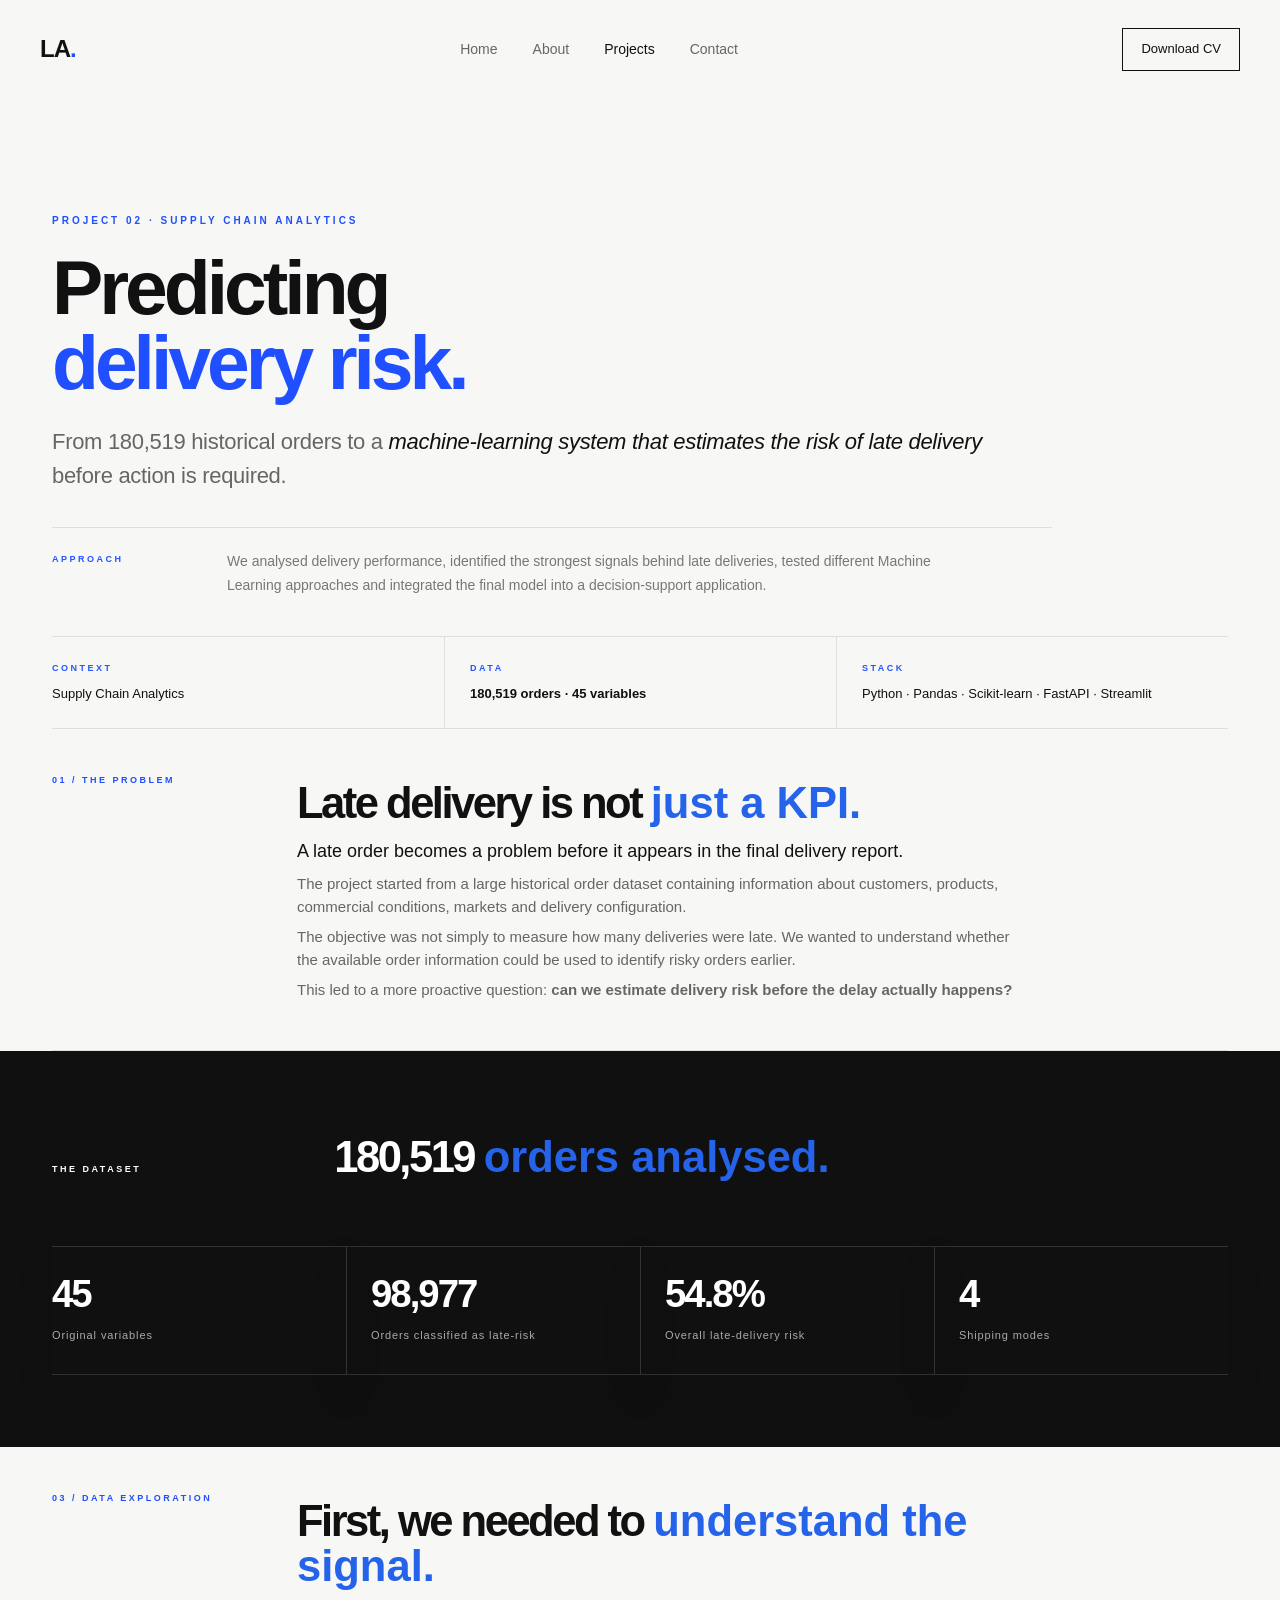
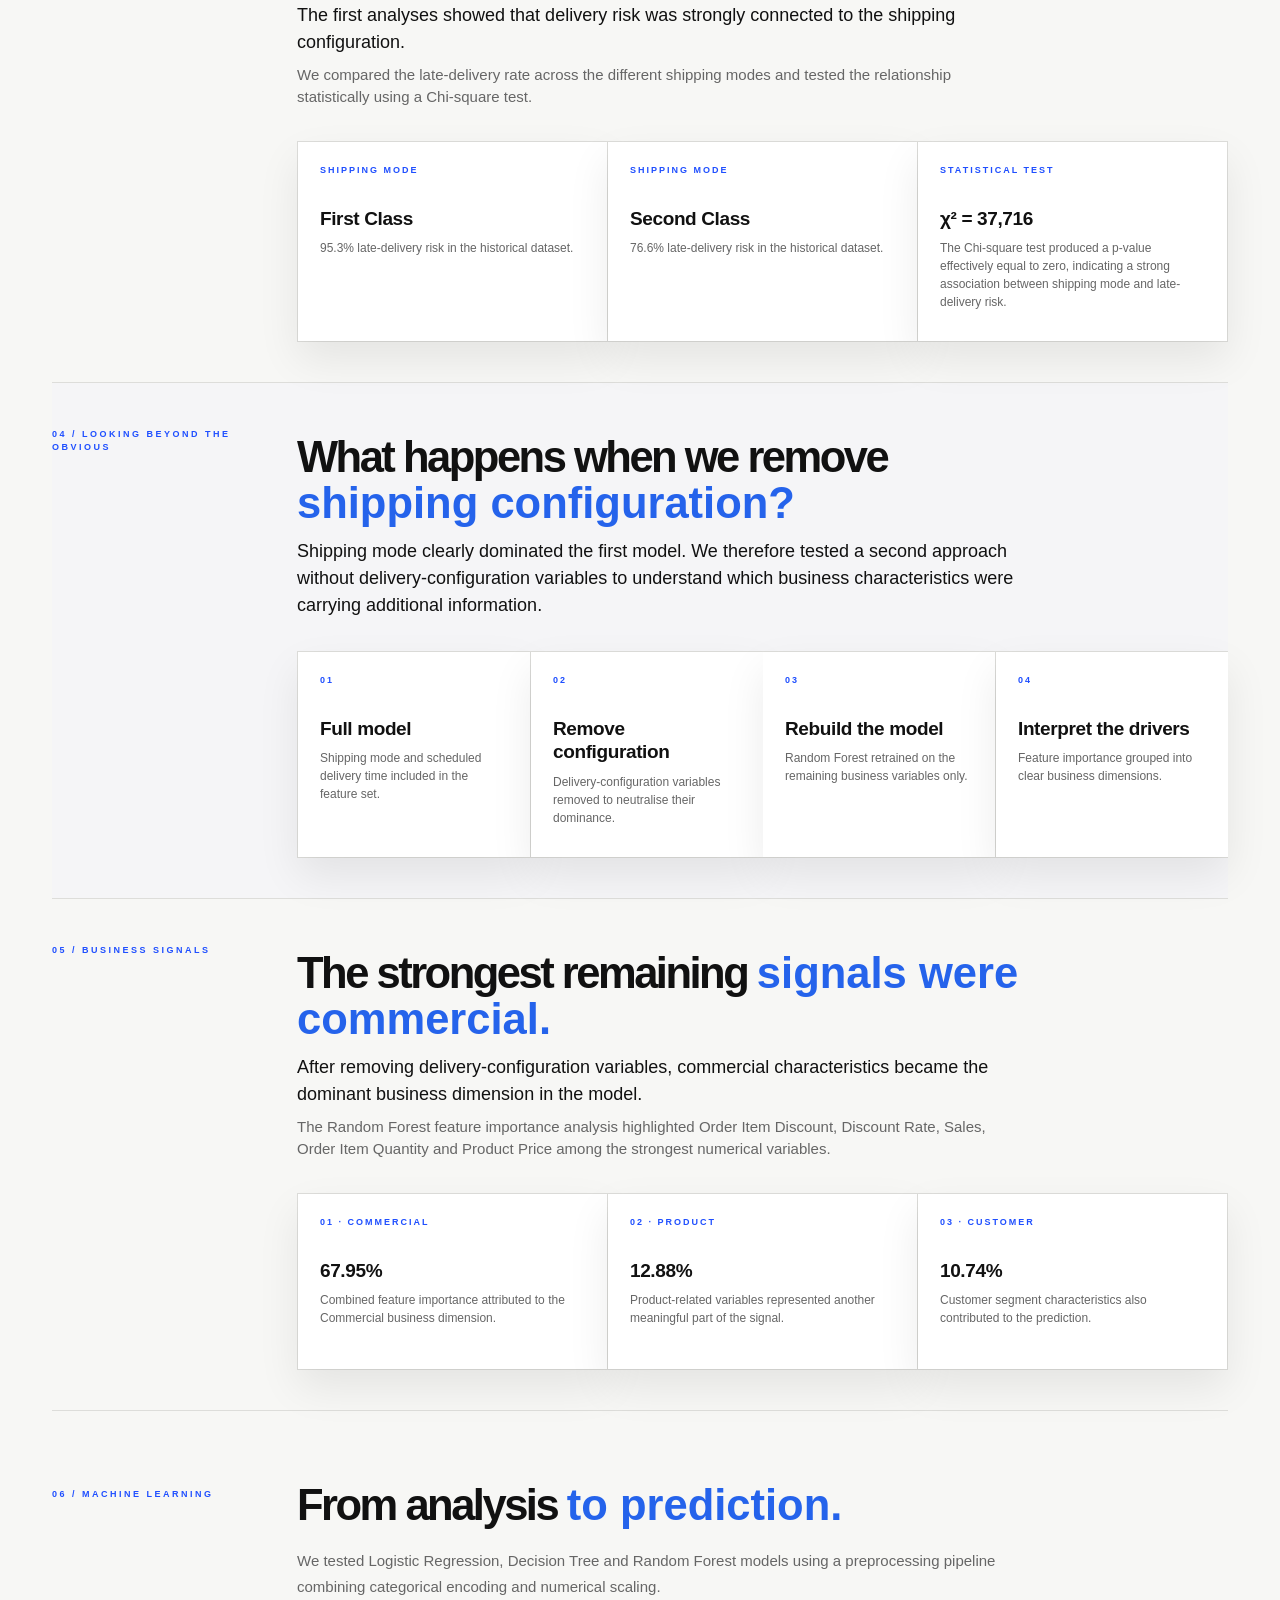
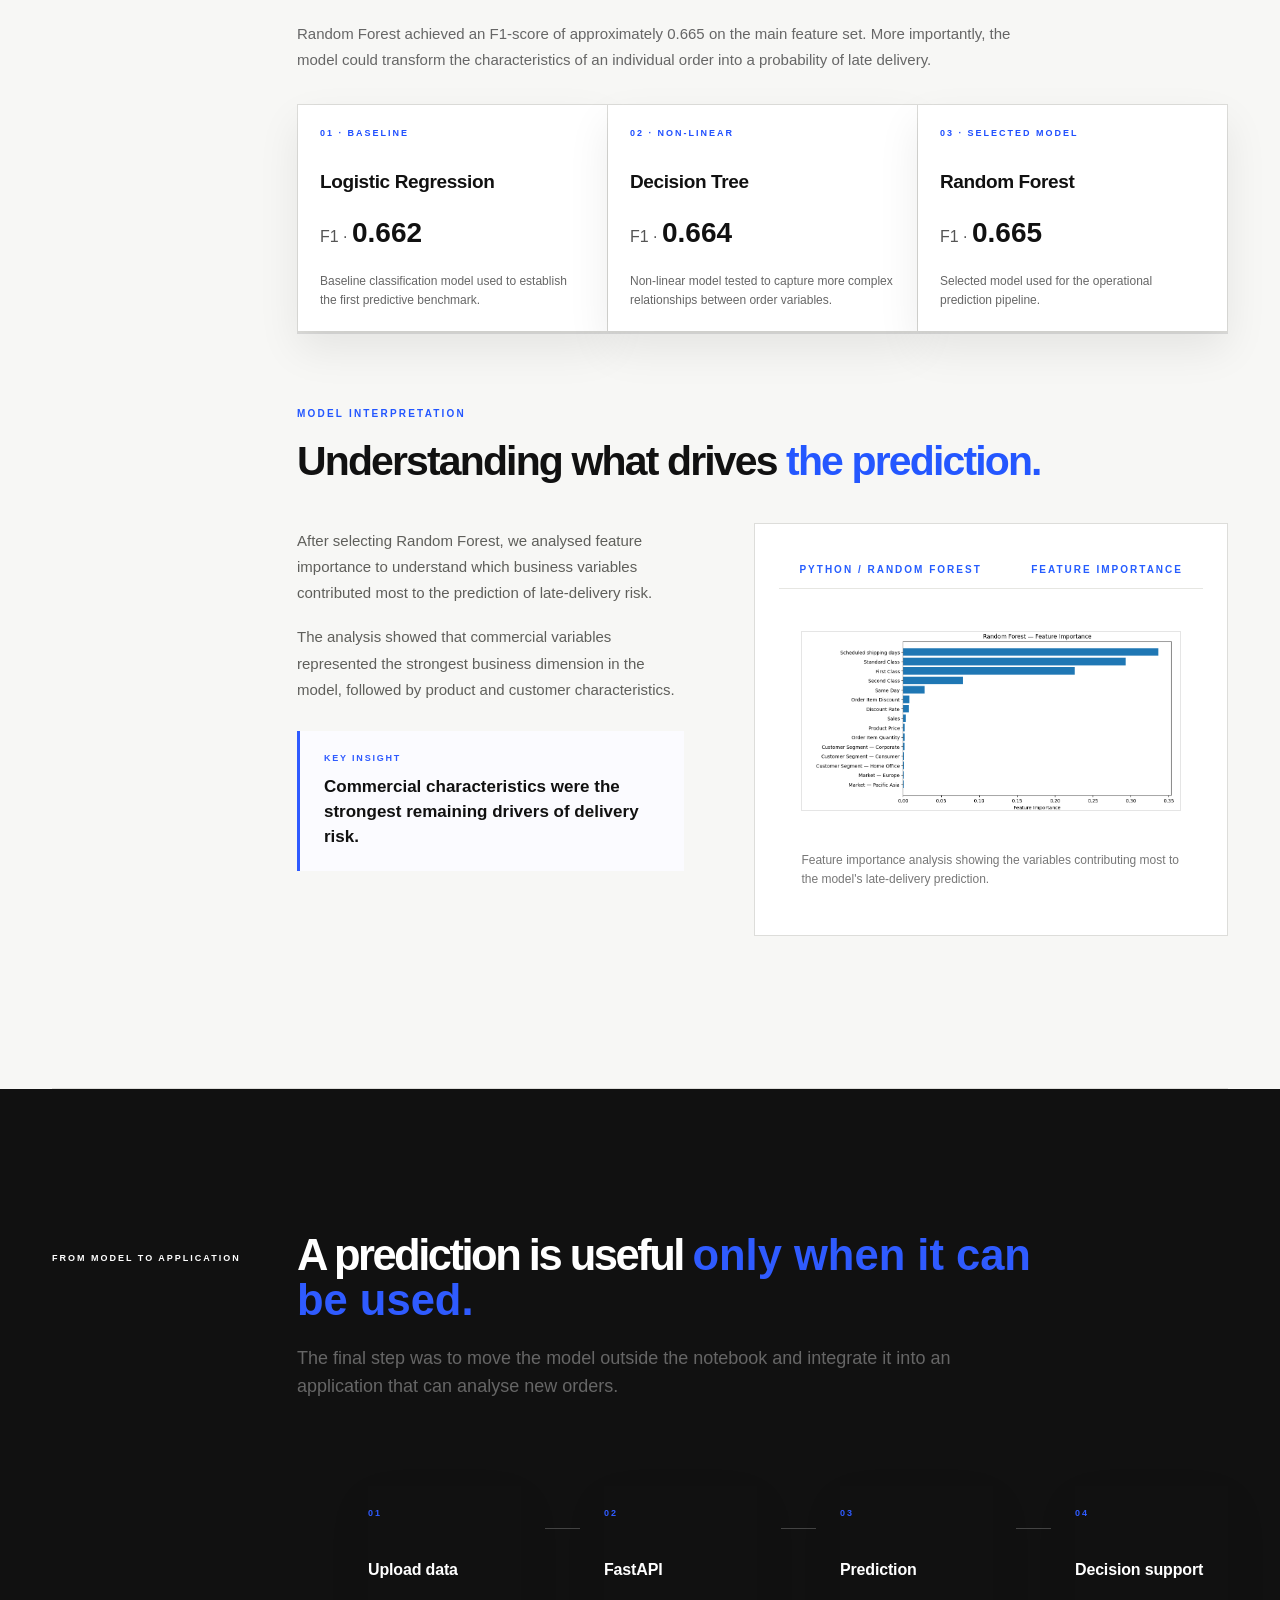
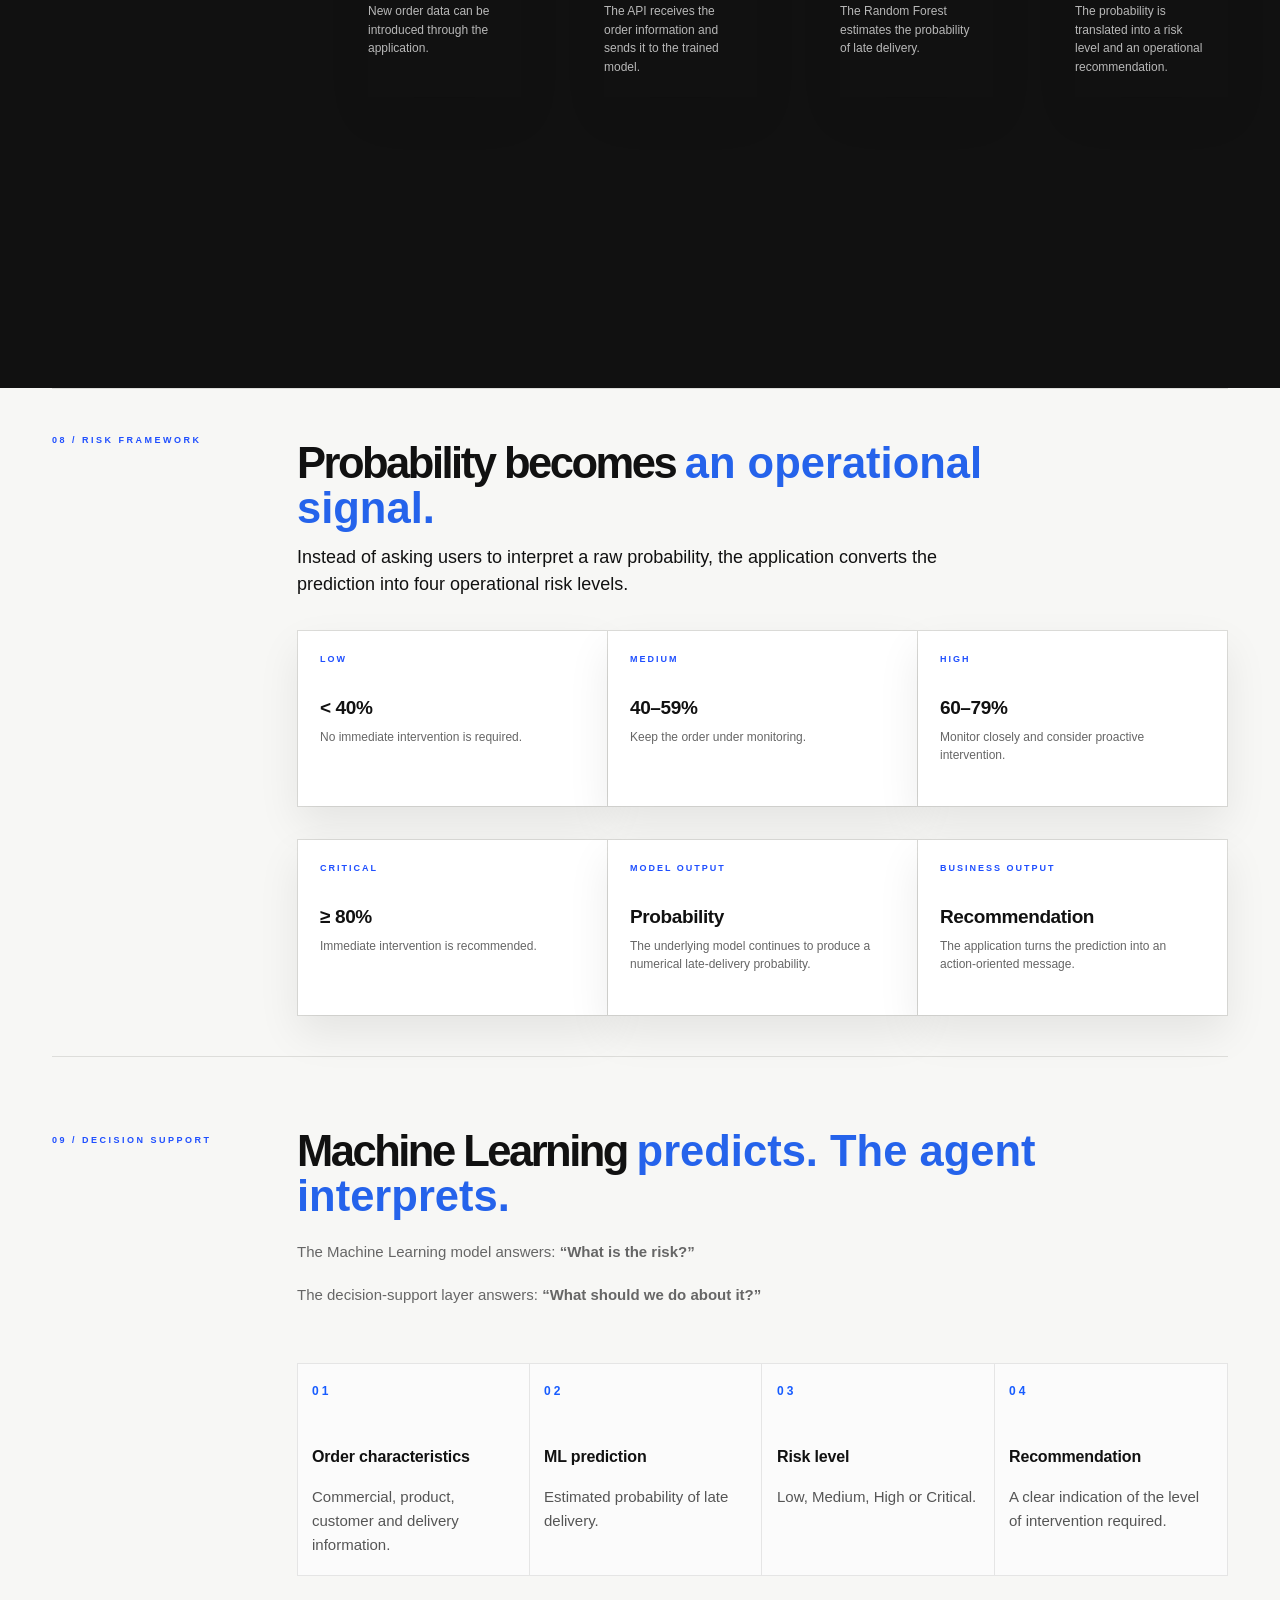
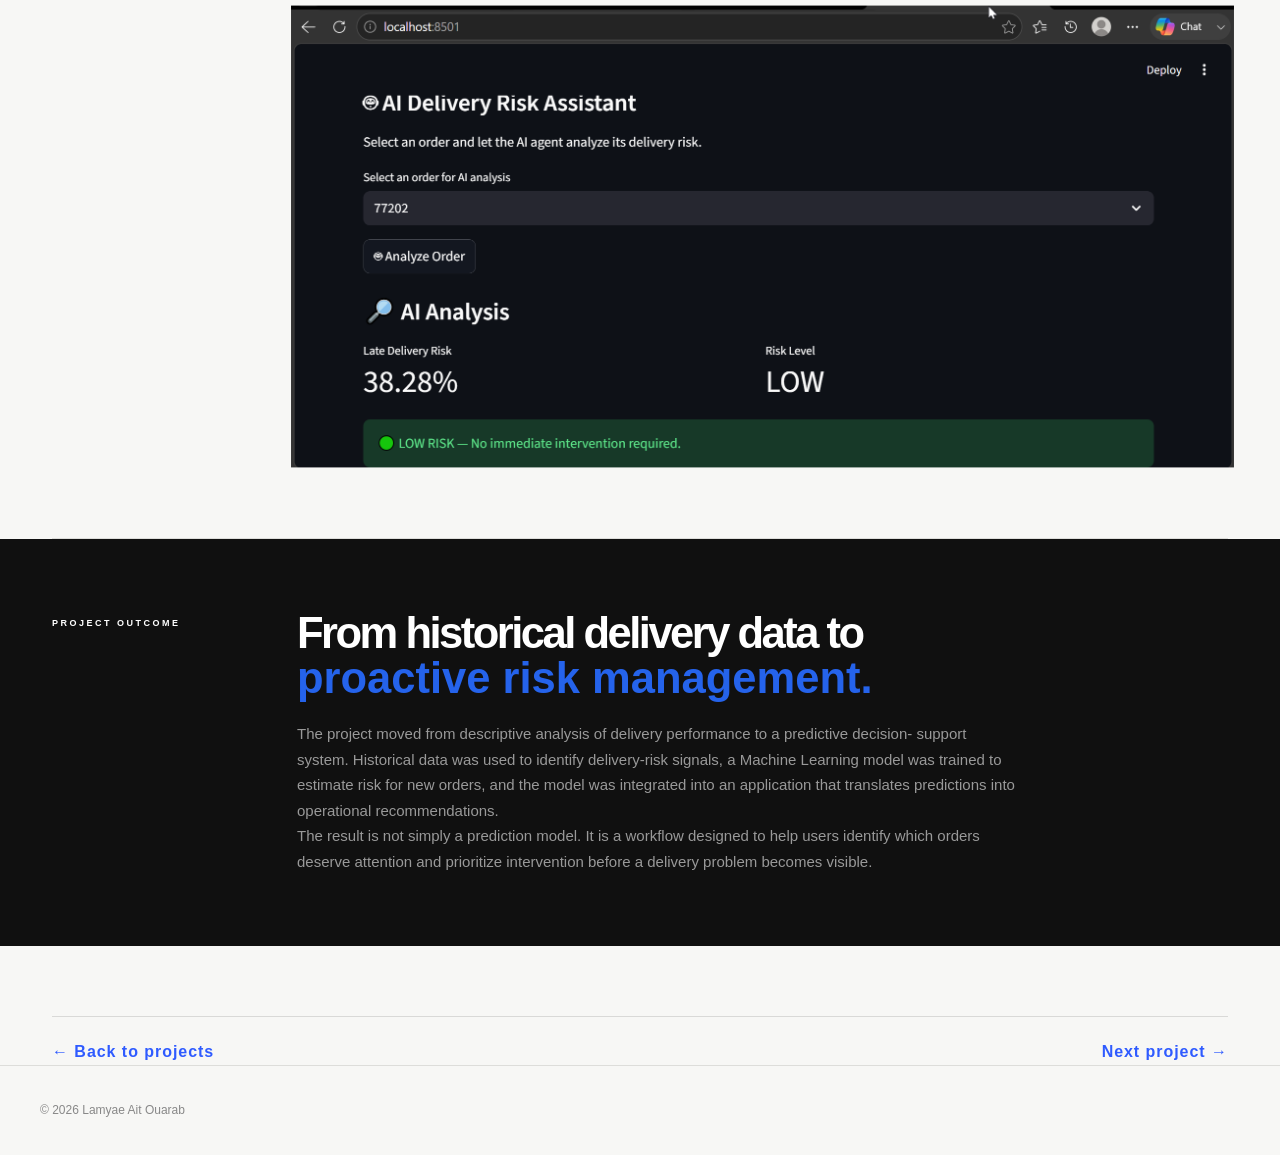
<file: projects/delivery-risk.html>
<!DOCTYPE html>
<html lang="en">

<head>
    <meta charset="UTF-8">
    <meta name="viewport" content="width=device-width, initial-scale=1.0">

    <title>Delivery Risk | Lamyae Ait Ouarab</title>

    <!-- Global styles -->
    <link rel="stylesheet" href="../css/style.css">

    <!-- Project 02 styles -->
    <link rel="stylesheet" href="../css/project.css">
</head>


<body>


    <!-- =====================================================
         NAVIGATION
         ===================================================== -->

    <nav class="navbar">

        <div class="logo">
            LA<span>.</span>
        </div>

        <div class="nav-links">
            <a href="../index.html">Home</a>
            <a href="../about.html">About</a>
            <a href="../projects.html" class="active">Projects</a>
            <a href="../contact.html">Contact</a>
        </div>

        <a href="C:\Users\hp\Downloads\Lamyae_Ait_Ouarab_CV_English.pdf" class="cv-button" download>
  Download CV
</a>

    </nav>



    <main class="project-page delivery-risk-page">


        <!-- =====================================================
             HERO
             ===================================================== -->

        <div class="risk-hero-intro">
    <section class="project-hero">

    <p class="project-eyebrow">
        PROJECT 02 · SUPPLY CHAIN ANALYTICS
    </p>

    <h1>
        Predicting
        <span>delivery risk.</span>
    </h1>
    <p class="project-intro">
        From 180,519 historical orders to a
        <em>machine-learning system that estimates the risk of late delivery</em>
        before action is required.
    </p>

    <div class="risk-hero-approach">

        <span class="risk-hero-approach-label">
            APPROACH
        </span>

        <p>
            We analysed delivery performance, identified the strongest signals
            behind late deliveries, tested different Machine Learning approaches
            and integrated the final model into a decision-support application.
        </p>

    </div>
</section>


</div>



        <!-- =====================================================
             PROJECT SNAPSHOT
             ===================================================== -->

             <section class="project-meta">
                <div class="meta-item">
                    <span>CONTEXT</span>
                    <strong>
                        Supply Chain Analytics
                    </strong>
                </div>
                <div class="meta-item">
                    <span>DATA</span>
                    <p>
                        180,519 orders · 45 variables
                    </p>
                </div>
                <div class="meta-item">
                    <span>STACK</span>
                    <p>
                        Python · Pandas · Scikit-learn · FastAPI · Streamlit
                    </p>
                </div>
            </section>
        <!-- =====================================================
             SECTION 01 — BUSINESS PROBLEM
             ===================================================== -->

        <section class="project-section">

            <div class="project-section-label">
                01 / THE PROBLEM
            </div>

            <div class="project-section-content">

                <h2>
                    Late delivery is not
                    <span>just a KPI.</span>
                </h2>

                <p class="risk-large-text">
                    A late order becomes a problem before it appears
                    in the final delivery report.
                </p>

                <p>
                    The project started from a large historical order
                    dataset containing information about customers,
                    products, commercial conditions, markets and
                    delivery configuration.
                </p>

                <p>
                    The objective was not simply to measure how many
                    deliveries were late. We wanted to understand
                    whether the available order information could be
                    used to identify risky orders earlier.
                </p>

                <p>
                    This led to a more proactive question:
                    <strong>can we estimate delivery risk before the
                    delay actually happens?</strong>
                </p>

            </div>

        </section>
        <!-- =====================================================
             SECTION 02 — DATA
             ===================================================== -->

         <section class="risk-numbers">

    <div class="risk-numbers-header">

        <p class="project-label">
            THE DATASET
        </p>

        <div class="project-section-content">

            <h2>
                180,519
                <span>orders analysed.</span>
            </h2>

        </div>

    </div>

    <div class="risk-number-grid">

        <div class="risk-number">

            <strong>45</strong>

            <span>
                Original variables
            </span>

        </div>


                <div class="risk-number">

                    <strong>98,977</strong>

                    <span>
                        Orders classified as late-risk
                    </span>

                </div>


                <div class="risk-number">

                    <strong>54.8%</strong>

                    <span>
                        Overall late-delivery risk
                    </span>

                </div>


                <div class="risk-number">

                    <strong>4</strong>

                    <span>
                        Shipping modes
                    </span>

                </div>

            </div>

        </section>



        <!-- =====================================================
             SECTION 03 — EXPLORATION
             ===================================================== -->

        <section class="project-section">

            <div class="project-section-label">
                03 / DATA EXPLORATION
            </div>

            <div class="project-section-content">

                <h2>
                    First, we needed to
                    <span>understand the signal.</span>
                </h2>

                <p class="risk-large-text">
                    The first analyses showed that delivery risk was
                    strongly connected to the shipping configuration.
                </p>

                <p>
                    We compared the late-delivery rate across the
                    different shipping modes and tested the relationship
                    statistically using a Chi-square test.
                </p>

                <div class="tech-grid">

                    <div class="risk-analysis-card">

                        <span>SHIPPING MODE</span>

                        <strong>
                            First Class
                        </strong>

                        <p>
                            95.3% late-delivery risk in the historical
                            dataset.
                        </p>

                    </div>


                    <div class="risk-analysis-card">

                        <span>SHIPPING MODE</span>

                        <strong>
                            Second Class
                        </strong>

                        <p>
                            76.6% late-delivery risk in the historical
                            dataset.
                        </p>

                    </div>


                    <div class="risk-analysis-card">

                        <span>STATISTICAL TEST</span>

                        <strong>
                            χ² = 37,716
                        </strong>

                        <p>
                            The Chi-square test produced a p-value
                            effectively equal to zero, indicating a
                            strong association between shipping mode
                            and late-delivery risk.
                        </p>

                    </div>

                </div>

            </div>

        </section>



<!-- =========================================
04 / LOOKING BEYOND THE OBVIOUS
========================================= -->
<section class="project-section dataset-section" id="s04">
  <!-- LEFT COLUMN: LABEL -->
  <div class="project-section-label">
    04 / LOOKING BEYOND THE OBVIOUS
  </div>

  <!-- RIGHT COLUMN: TITLE + TEXT + CARDS -->
  <div class="project-section-content">
    <h2>
      What happens when we remove
      <span>shipping configuration?</span>
    </h2>

    <p class="risk-large-text">
      Shipping mode clearly dominated the first model. We therefore tested a
      second approach without delivery‑configuration variables to understand
      which business characteristics were carrying additional information.
    </p>

    <!-- 4 STEP CARDS -->
    <div class="tech-grid tech-grid--steps">
      <article class="risk-analysis-card">
        <span>01</span>
        <strong>Full model</strong>
        <p>Shipping mode and scheduled delivery time included in the feature set.</p>
      </article>

      <article class="risk-analysis-card">
        <span>02</span>
        <strong>Remove configuration</strong>
        <p>Delivery‑configuration variables removed to neutralise their dominance.</p>
      </article>

      <article class="risk-analysis-card">
        <span>03</span>
        <strong>Rebuild the model</strong>
        <p>Random Forest retrained on the remaining business variables only.</p>
      </article>

      <article class="risk-analysis-card">
        <span>04</span>
        <strong>Interpret the drivers</strong>
        <p>Feature importance grouped into clear business dimensions.</p>
      </article>
    </div>
  </div>
</section>
        <!-- =====================================================
             SECTION 05 — BUSINESS VARIABLES
             ===================================================== -->

        <section class="project-section">

            <div class="project-section-label">
                05 / BUSINESS SIGNALS
            </div>

            <div class="project-section-content">

                <h2>
                    The strongest remaining
                    <span>signals were commercial.</span>
                </h2>

                <p class="risk-large-text">
                    After removing delivery-configuration variables,
                    commercial characteristics became the dominant
                    business dimension in the model.
                </p>

                <p>
                    The Random Forest feature importance analysis
                    highlighted Order Item Discount, Discount Rate,
                    Sales, Order Item Quantity and Product Price among
                    the strongest numerical variables.
                </p>

                <div class="tech-grid">

                    <div class="risk-analysis-card">

                        <span>01 · COMMERCIAL</span>

                        <strong>
                            67.95%
                        </strong>

                        <p>
                            Combined feature importance attributed
                            to the Commercial business dimension.
                        </p>

                    </div>


                    <div class="risk-analysis-card">

                        <span>02 · PRODUCT</span>

                        <strong>
                            12.88%
                        </strong>

                        <p>
                            Product-related variables represented
                            another meaningful part of the signal.
                        </p>

                    </div>


                    <div class="risk-analysis-card">

                        <span>03 · CUSTOMER</span>

                        <strong>
                            10.74%
                        </strong>

                        <p>
                            Customer segment characteristics also
                            contributed to the prediction.
                        </p>

                    </div>

                </div>

            </div>

        </section>



<!-- =====================================================
     SECTION 06 — MACHINE LEARNING
     ===================================================== -->

<section class="risk-visual-section">

    <div class="project-section-label">
        06 / MACHINE LEARNING
    </div>

    <div class="risk-visual-content">

        <!-- =================================================
             MODEL DEVELOPMENT
             ================================================= -->

        <h2>
            From analysis
            <span>to prediction.</span>
        </h2>

        <p>
            We tested Logistic Regression, Decision Tree and
            Random Forest models using a preprocessing pipeline
            combining categorical encoding and numerical
            scaling.
        </p>

        <p style="margin-top: 22px;">
            Random Forest achieved an F1-score of approximately
            0.665 on the main feature set. More importantly,
            the model could transform the characteristics of
            an individual order into a probability of late
            delivery.
        </p>


        <!-- =================================================
             MODEL COMPARISON
             ================================================= -->

        <div class="tech-grid">

    <!-- 01 — LOGISTIC REGRESSION -->
    <div class="risk-analysis-card">

        <span>
            01 · BASELINE
        </span>

        <strong>
            Logistic Regression
        </strong>

        <div class="model-f1">
            F1 · <b>0.662</b>
        </div>

        <p>
            Baseline classification model used to establish
            the first predictive benchmark.
        </p>

    </div>


    <!-- 02 — DECISION TREE -->
    <div class="risk-analysis-card">

        <span>
            02 · NON-LINEAR
        </span>

        <strong>
            Decision Tree
        </strong>

        <div class="model-f1">
            F1 · <b>0.664</b>
        </div>

        <p>
            Non-linear model tested to capture more complex
            relationships between order variables.
        </p>

    </div>


    <!-- 03 — RANDOM FOREST -->
    <div class="risk-analysis-card">

        <span>
            03 · SELECTED MODEL
        </span>

        <strong>
            Random Forest
        </strong>

        <div class="model-f1">
            F1 · <b>0.665</b>
        </div>

        <p>
            Selected model used for the operational
            prediction pipeline.
        </p>

    </div>

</div>

     

        <!-- =================================================
             MODEL INTERPRETATION
             ================================================= -->

        <div class="ml-interpretation">


            <!-- INTERPRETATION HEADER -->

            <div class="ml-interpretation-heading">

                <span>
                    MODEL INTERPRETATION
                </span>

                <h3>
                    Understanding what drives
                    <span>the prediction.</span>
                </h3>

            </div>


            <!-- INTERPRETATION CONTENT -->

            <div class="ml-interpretation-grid">


                <!-- =========================================
                     LEFT — EXPLANATION
                     ========================================= -->

                <div class="ml-interpretation-copy">

                    <p>
                        After selecting Random Forest, we analysed
                        feature importance to understand which
                        business variables contributed most to
                        the prediction of late-delivery risk.
                    </p>

                    <p>
                        The analysis showed that commercial variables
                        represented the strongest business dimension
                        in the model, followed by product and customer
                        characteristics.
                    </p>


                    <!-- KEY INSIGHT -->
                     <div class="ml-insight">

    <span>
        KEY INSIGHT
    </span>

    <strong>
        Commercial characteristics were the strongest remaining
        drivers of delivery risk.
    </strong>

</div>

                </div>


                <!-- =========================================
                     RIGHT — FEATURE IMPORTANCE VISUAL
                     ========================================= -->

                <div class="ml-feature-visual">


                    <!-- VISUAL HEADER -->

                    <div class="ml-feature-header">

                        <span>
                            PYTHON / RANDOM FOREST
                        </span>

                        <span>
                            FEATURE IMPORTANCE
                        </span>

                    </div>


                    <!-- IMAGE -->

                    <div class="ml-feature-image">

                        <img
                            src="../random-forest-feature-importance.png"
                            alt="Random Forest feature importance analysis"
                        >

                    </div>


                    <!-- CAPTION -->

                    <p>
                        Feature importance analysis showing the
                        variables contributing most to the model's
                        late-delivery prediction.
                    </p>

                </div>

            </div>

        </div>


    </div>

</section>
        <!-- =====================================================
     SECTION 07 — APPLICATION
     ===================================================== -->

<section class="risk-process">

    <div class="risk-process-intro-new">

        <!-- LEFT COLUMN -->
        <div class="risk-process-label">
            FROM MODEL TO APPLICATION
        </div>

        <!-- RIGHT COLUMN -->
        <div class="risk-process-right">

            <h2>
                A prediction is useful <span>only when it can be used.</span>
            </h2>

            <p class="risk-large-text">
                The final step was to move the model outside the notebook and integrate it into an
                application that can analyse new orders.
            </p>

        </div>

    </div>


    <div class="risk-process-flow">

        <div class="risk-process-step">

            <span>01</span>

            <strong>
                Upload data
            </strong>

            <p>
                New order data can be introduced through
                the application.
            </p>

        </div>


        <div class="risk-process-line"></div>


        <div class="risk-process-step">

            <span>02</span>

            <strong>
                FastAPI
            </strong>

            <p>
                The API receives the order information and
                sends it to the trained model.
            </p>

        </div>


        <div class="risk-process-line"></div>


        <div class="risk-process-step">

            <span>03</span>

            <strong>
                Prediction
            </strong>

            <p>
                The Random Forest estimates the probability
                of late delivery.
            </p>

        </div>


        <div class="risk-process-line"></div>


        <div class="risk-process-step">

            <span>04</span>

            <strong>
                Decision support
            </strong>

            <p>
                The probability is translated into a risk
                level and an operational recommendation.
            </p>

        </div>

    </div>

</section>



        <!-- =====================================================
             SECTION 08 — RISK LEVELS
             ===================================================== -->

        <section class="project-section">

            <div class="project-section-label">
                08 / RISK FRAMEWORK
            </div>

            <div class="project-section-content">

                <h2>
                    Probability becomes
                    <span>an operational signal.</span>
                </h2>

                <p class="risk-large-text">
                    Instead of asking users to interpret a raw
                    probability, the application converts the
                    prediction into four operational risk levels.
                </p>


                <div class="tech-grid">

                    <div class="risk-analysis-card">

                        <span>LOW</span>

                        <strong>
                            &lt; 40%
                        </strong>

                        <p>
                            No immediate intervention is required.
                        </p>

                    </div>


                    <div class="risk-analysis-card">

                        <span>MEDIUM</span>

                        <strong>
                            40–59%
                        </strong>

                        <p>
                            Keep the order under monitoring.
                        </p>

                    </div>


                    <div class="risk-analysis-card">

                        <span>HIGH</span>

                        <strong>
                            60–79%
                        </strong>

                        <p>
                            Monitor closely and consider proactive
                            intervention.
                        </p>

                    </div>

                </div>


                <div class="tech-grid">

                    <div class="risk-analysis-card">

                        <span>CRITICAL</span>

                        <strong>
                            ≥ 80%
                        </strong>

                        <p>
                            Immediate intervention is recommended.
                        </p>

                    </div>


                    <div class="risk-analysis-card">

                        <span>MODEL OUTPUT</span>

                        <strong>
                            Probability
                        </strong>

                        <p>
                            The underlying model continues to produce
                            a numerical late-delivery probability.
                        </p>

                    </div>


                    <div class="risk-analysis-card">

                        <span>BUSINESS OUTPUT</span>

                        <strong>
                            Recommendation
                        </strong>

                        <p>
                            The application turns the prediction into
                            an action-oriented message.
                        </p>

                    </div>

                </div>

            </div>

        </section>



        <!-- =====================================================
             SECTION 09 — ML + AI AGENT
             ===================================================== -->

        <section class="risk-visual-section">

            <div class="project-section-label">
                09 / DECISION SUPPORT
            </div>

            <div class="risk-visual-content">

                <h2>
                    Machine Learning
                    <span>predicts. The agent interprets.</span>
                </h2>

                <p class="risk-large-text">
                    The Machine Learning model answers:
                    <strong>“What is the risk?”</strong>
                </p>

                <p>
                    The decision-support layer answers:
                    <strong>“What should we do about it?”</strong>
                </p>


                <div class="risk-process-flow">

    <div class="risk-process-step">
        <span>01</span>

        <strong>
            Order characteristics
        </strong>

        <p>
            Commercial, product, customer and
            delivery information.
        </p>
    </div>


    <div class="risk-process-step">
        <span>02</span>

        <strong>
            ML prediction
        </strong>

        <p>
            Estimated probability of late delivery.
        </p>
    </div>


    <div class="risk-process-step">
        <span>03</span>

        <strong>
            Risk level
        </strong>

        <p>
            Low, Medium, High or Critical.
        </p>
    </div>


    <div class="risk-process-step">
        <span>04</span>

        <strong>
            Recommendation
        </strong>

        <p>
            A clear indication of the level of
            intervention required.
        </p>
    </div>

</div>

                <div class="risk-visual-placeholder">

    <img 
    src="../delivery-risk-app.png"
    alt="AI Delivery Risk Assistant application"
>

</div>

            </div>

        </section>



        <!-- =====================================================
             FINAL OUTCOME
             ===================================================== -->

        <section class="risk-outcome">

            <div class="risk-outcome-label">
                PROJECT OUTCOME
            </div>

            <div class="risk-outcome-content">

                <h2>
                    From historical
                    delivery data to
                    <span>proactive risk management.</span>
                </h2>

                <p>
                    The project moved from descriptive analysis of
                    delivery performance to a predictive decision-
                    support system. Historical data was used to
                    identify delivery-risk signals, a Machine Learning
                    model was trained to estimate risk for new orders,
                    and the model was integrated into an application
                    that translates predictions into operational
                    recommendations.
                </p>

                <p>
                    The result is not simply a prediction model.
                    It is a workflow designed to help users identify
                    which orders deserve attention and prioritize
                    intervention before a delivery problem becomes
                    visible.
                </p>

            </div>

        </section>

<section class="project-next">
  <a href="../projects.html">← Back to projects</a>
  <a href="lean-six-sigma.html">Next project →</a>
</section>
    </main>



    <!-- =====================================================
         FOOTER
         ===================================================== -->

    <footer>

        <p>
            © 2026 Lamyae Ait Ouarab
        </p>

        

    </footer>


</body>

</html>
</file>
<file: css/style.css>
/* =========================
   GLOBAL
========================= */

* {
    margin: 0;
    padding: 0;
    box-sizing: border-box;
}

:root {
    --background: #f7f7f5;
    --text: #111111;
    --muted: #666666;
    --border: #ddddda;
    --accent: #1f4fff;
    --card: #ffffff;
}

body {
    font-family: Arial, Helvetica, sans-serif;
    background: var(--background);
    color: var(--text);
    line-height: 1.6;
}

a {
    text-decoration: none;
    color: inherit;
}


/* =========================
   NAVIGATION
========================= */

.navbar {
    width: 100%;
    max-width: 1300px;
    margin: auto;

    padding: 28px 40px;

    display: flex;
    align-items: center;
    justify-content: space-between;
}

.logo {
    font-size: 24px;
    font-weight: 800;
    letter-spacing: -1px;
}

.logo span {
    color: var(--accent);
}

.nav-links {
    display: flex;
    gap: 35px;
}

.nav-links a {
    font-size: 14px;
    color: var(--muted);
    transition: 0.3s;
}

.nav-links a:hover,
.nav-links .active {
    color: var(--text);
}

.cv-button {
    border: 1px solid var(--text);
    padding: 10px 18px;
    font-size: 13px;
    transition: 0.3s;
}

.cv-button:hover {
    background: var(--text);
    color: white;
}


/* =========================
   HERO
========================= */

.hero {
    max-width: 1300px;
    margin: auto;

    min-height: 560px;

    padding: 70px 40px;

    display: grid;
    grid-template-columns: 1.2fr 0.8fr;
    align-items: center;
    gap: 80px;
}

.eyebrow {
    font-size: 12px;
    letter-spacing: 3px;
    font-weight: 700;
    color: var(--accent);

    margin-bottom: 25px;
}

.hero h1 {
    max-width: 750px;

    font-size: clamp(55px, 7vw, 95px);

    line-height: 0.95;
    letter-spacing: -5px;

    margin-bottom: 35px;
}

.hero h1 span {
    color: #888888;
}

.hero-description { 
    max-width: 560px; 
 
    color: var(--muted); 
 
    font-size: 18px; 
    line-height: 1.7;
 
    margin-bottom: 0; 
}


/* PFE availability */

.availability {
    margin-top: 45px;
    margin-bottom: 30px;
}

.availability span {
    display: block;

    font-size: 12px;
    font-weight: 700;

    letter-spacing: 2.5px;

    color: var(--accent);

    margin-bottom: 10px;
}

.availability p {
    max-width: 620px;

    margin: 0;

    color: var(--muted);

    font-size: 15px;
    line-height: 1.7;
}


.hero-buttons { 
    display: flex; 
    align-items: center;
    gap: 15px; 
}
.linkedin-link {
    display: inline-block;

    margin-top: 18px;

    font-size: 13px;
    font-weight: 600;

    color: var(--muted);

    border-bottom: 1px solid var(--muted);

    padding-bottom: 3px;

    transition: 0.3s;
}

.linkedin-link:hover {
    color: var(--accent);
    border-color: var(--accent);
}

.primary-button {
    background: var(--text);
    color: white;

    padding: 15px 25px;

    font-size: 14px;

    transition: 0.3s;
}

.primary-button:hover {
    background: var(--accent);
}

.secondary-button {
    border: 1px solid var(--border);

    padding: 15px 25px;

    font-size: 14px;

    transition: 0.3s;
}

.secondary-button:hover {
    border-color: var(--text);
}


/* =========================
   HERO VISUAL
========================= */

.hero-visual {
    display: flex;
    justify-content: center;
}

.visual-card {
    width: 340px;
    height: 420px;

    background: #111111;
    color: white;

    padding: 30px;

    position: relative;

    box-shadow: 25px 25px 0 #ddddda;
}

.card-top {
    display: flex;
    justify-content: space-between;

    font-size: 10px;
    letter-spacing: 2px;
}

.status {
    width: 8px;
    height: 8px;

    background: #5cff91;

    border-radius: 50%;
}

.visual-number {
    font-size: 100px;
    font-weight: 800;

    margin-top: 70px;

    opacity: 0.15;
}

.visual-text {
    position: absolute;

    bottom: 100px;
    left: 30px;
    right: 30px;

    display: flex;
    flex-direction: column;
    gap: 8px;
}

.visual-text strong {
    font-size: 24px;
    line-height: 1.2;
}

.visual-text span {
    color: #999999;
    font-size: 14px;
    line-height: 1.5;
}

.mini-chart {
    position: absolute;

    bottom: 30px;
    left: 30px;

    right: 30px;

    height: 45px;

    display: flex;
    align-items: end;

    gap: 6px;
}

.bar {
    flex: 1;
    background: white;
}

.bar-1 {
    height: 25%;
}

.bar-2 {
    height: 50%;
}

.bar-3 {
    height: 35%;
}

.bar-4 {
    height: 70%;
}

.bar-5 {
    height: 55%;
}

.bar-6 {
    height: 90%;
}


/* =========================
   PROJECTS
========================= */

.projects-preview {
    max-width: 1300px;

    margin: auto;

    padding: 100px 40px;
}

.section-heading {
    display: flex;
    justify-content: space-between;
    align-items: end;

    margin-bottom: 60px;
}

.section-label {
    color: var(--accent);

    font-size: 11px;

    letter-spacing: 3px;

    font-weight: 700;

    margin-bottom: 15px;
}

.section-heading h2 {
    font-size: 48px;
    line-height: 1;

    letter-spacing: -2px;
}

.section-heading h2 span {
    color: #999999;
}

.section-heading > a {
    font-size: 14px;

    border-bottom: 1px solid var(--text);

    padding-bottom: 5px;
}


/* =========================
   PROJECT GRID
========================= */

.project-grid {
    display: grid;

    grid-template-columns: repeat(2, 1fr);

    gap: 1px;

    background: var(--border);

    border: 1px solid var(--border);
}

.project-card {
    background: var(--card);

    padding: 45px;

    min-height: 340px;

    display: flex;
    flex-direction: column;

    transition: 0.3s;
}
/* Make the third project intentionally wider
   until a fourth project is added */
.project-card:nth-child(3) {
    grid-column: 1 / -1;
}

.project-card:hover {
    transform: translateY(-5px);
}

.project-number {
    font-size: 12px;

    color: #999999;

    margin-bottom: 35px;
}

.project-category {
    color: var(--accent);

    font-size: 10px;

    letter-spacing: 2px;

    font-weight: 700;

    margin-bottom: 15px;
}

.project-card h3 {
    font-size: 30px;

    line-height: 1.05;

    letter-spacing: -1px;

    margin-bottom: 20px;
}

.project-card p:not(.project-category):not(.project-number) {
    color: var(--muted);

    font-size: 14px;

    max-width: 450px;

    margin-bottom: 30px;
}

.project-card a {
    margin-top: auto;

    font-size: 13px;

    font-weight: 700;
}


/* =========================
   FOOTER
========================= */

footer {
    max-width: 1300px;

    margin: auto;

    padding: 35px 40px;

    border-top: 1px solid var(--border);

    display: flex;

    justify-content: space-between;

    color: #888888;

    font-size: 12px;
}


/* =========================
   RESPONSIVE
========================= */

@media (max-width: 900px) {

    .hero {
        grid-template-columns: 1fr;

        padding-top: 60px;
    }

    .hero-visual {
        justify-content: flex-start;
    }

    .project-grid {
        grid-template-columns: 1fr;
    }

}

@media (max-width: 600px) {

    .navbar {
        padding: 20px;
    }

    .nav-links {
        display: none;
    }

    .hero {
        padding: 60px 20px;
    }

    .hero h1 {
        font-size: 55px;
        letter-spacing: -3px;
    }

    .hero-description {
        font-size: 16px;
    }

    .visual-card {
        width: 100%;
        max-width: 340px;
    }

    .projects-preview {
        padding: 70px 20px;
    }

    .section-heading {
        flex-direction: column;
        align-items: flex-start;
        gap: 25px;
    }

    .section-heading h2 {
        font-size: 38px;
    }

    .project-card {
        padding: 30px;
    }

    footer {
        padding: 30px 20px;

        flex-direction: column;

        gap: 10px;
    }

}
</file>
<file: css/project.css>
/* =========================================================
DEMAND FORECAST PROJECT
FINAL VISUAL OVERRIDE
Clean / Editorial / Professional / Responsive
========================================================= */
/* =========================================================
01 — GLOBAL
========================================================= */
*,
*::before,
*::after {
box-sizing: border-box;
}
html {
width: 100%;
overflow-x: hidden;
scroll-behavior: smooth;
}
body {
width: 100%;
margin: 0;
overflow-x: hidden;
}
img {
max-width: 100%;
}
/* =========================================================
02 — MAIN PROJECT CONTAINER
========================================================= */
.project-page {
width: 100%;
max-width: 1320px;
margin: 0 auto;
padding: 0 52px;
}
/* =========================================================
03 — HERO
========================================================= */
.project-hero {
width: 100%;
max-width: 1180px;
margin: 0 auto;
padding: 72px 0 0;
}
.project-eyebrow {
margin: 0 0 22px;
color: var(--accent, #2457ff);
font-size: 10px;
font-weight: 700;
letter-spacing: 3px;
text-transform: uppercase;
}
.project-hero h1 {
max-width: 850px;
margin: 0 0 25px;
font-size: clamp(44px, 5.2vw, 72px);
line-height: 0.98;
letter-spacing: -4px;
font-weight: 650;
}
.project-hero h1 span {
display: block;
color: var(--accent, #2457ff);
}
.project-intro {
max-width: 780px;
margin: 0 0 42px;
color: var(--muted, #666);
font-size: 17px;
line-height: 1.7;
}
.project-intro em {
color: var(--text, #111);
}
/* =========================================================
04 — META
========================================================= */
.project-meta {
width: 100%;
max-width: 1180px;
margin: 0 auto;
display: grid;
grid-template-columns: repeat(3, 1fr);
border-top: 1px solid var(--border, #ddd);
border-bottom: 1px solid var(--border, #ddd);
}
.meta-item {
min-width: 0;
padding: 20px 25px 20px 0;
display: flex;
flex-direction: column;
gap: 7px;
}
.meta-item + .meta-item {
padding-left: 25px;
border-left: 1px solid var(--border, #ddd);
}
.meta-item span {
color: var(--accent, #2457ff);
font-size: 9px;
font-weight: 700;
letter-spacing: 2px;
text-transform: uppercase;
}
.meta-item strong {
color: var(--text, #111);
font-size: 13px;
font-weight: 500;
line-height: 1.45;
}
/* =========================================================
05 — SECTIONS
========================================================= */
.project-section {
width: 100%;
max-width: 1180px;
margin: 0 auto;
padding: 72px 0;
display: grid;
grid-template-columns: 190px minmax(0, 1fr);
gap: 55px;
border-bottom: 1px solid var(--border, #ddd);
}
.project-section-label {
position: sticky;
top: 35px;
align-self: start;
padding-top: 5px;
color: var(--accent, #2457ff);
font-size: 9px;
font-weight: 700;
letter-spacing: 2.5px;
line-height: 1.5;
text-transform: uppercase;
}
.project-section-content {
width: 100%;
min-width: 0;
}
.project-section h2 {
max-width: 760px;
margin: 0 0 20px;
font-size: clamp(32px, 3.4vw, 48px);
line-height: 1.04;
letter-spacing: -2.5px;
font-weight: 650;
}
.project-section h2 span {
color: var(--accent, #2457ff);
}
.project-section p {
max-width: 720px;
margin: 0 0 17px;
color: var(--muted, #666);
font-size: 15px;
line-height: 1.7;
}
/* =========================================================
06 — DARK SECTIONS
========================================================= */
.project-dark {
width: calc(100% + 104px);
max-width: none;
margin-left: -52px;
margin-right: -52px;
padding-left: 52px;
padding-right: 52px;
background: #101010;
color: #fff;
border-bottom: none;
}
.project-dark::before {
left: 52px;
right: 52px;
height: 1px;
background: var(--accent, #2457ff);
}
.project-dark h2 {
color: #fff;
}
.project-dark p {
color: #999;
}
/* =========================================================
07 — CHALLENGE GRID
========================================================= */
.challenge-grid {
width: 100%;
margin-top: 32px;
display: grid;
grid-template-columns: repeat(4, minmax(0, 1fr));
gap: 1px;
background: #333;
border: 1px solid #333;
}
.challenge-item {
min-height: 145px;
padding: 22px;
background: #101010;
display: flex;
flex-direction: column;
justify-content: space-between;
transition: background .25s ease, transform .25s ease;
}
.challenge-item {
background: #171717;
transform: translateY(-3px);
}
.challenge-item strong {
width: 27px;
height: 27px;
display: inline-flex;
align-items: center;
justify-content: center;
border: 1px solid #444;
color: var(--accent, #2457ff);
font-size: 9px;
font-weight: 700;
letter-spacing: 1px;
}
.challenge-item span {
max-width: 220px;
color: #ddd;
font-size: 13px;
line-height: 1.5;
}
/* =========================================================
08 — PIPELINE
========================================================= */
.pipeline {
width: 100%;
margin-top: 32px;
display: grid;
grid-template-columns:
minmax(0, 1fr) auto
minmax(0, 1fr) auto
minmax(0, 1fr) auto
minmax(0, 1fr);
align-items: stretch;
border-top: 1px solid var(--border, #ddd);
border-bottom: 1px solid var(--border, #ddd);
}
.pipeline-step {
min-width: 0;
min-height: 135px;
padding: 20px 16px;
display: flex;
flex-direction: column;
justify-content: space-between;
transition: background .25s ease;
}
.pipeline-step {
background: var(--card, #f7f7f5);
}
.pipeline-step span {
color: var(--accent, #2457ff);
font-size: 9px;
letter-spacing: 2px;
}
.pipeline-step strong {
font-size: 14px;
}
.pipeline-step small {
color: var(--muted, #777);
font-size: 10px;
line-height: 1.5;
}
.pipeline-arrow {
display: flex;
align-items: center;
justify-content: center;
padding: 0 7px;
color: var(--accent, #2457ff);
font-size: 18px;
}
/* =========================================================
09 — TECH GRID
========================================================= */
.tech-grid {
width: 100%;
margin-top: 32px;
display: grid;
grid-template-columns: repeat(3, minmax(0, 1fr));
gap: 1px;
background: var(--border, #ddd);
border: 1px solid var(--border, #ddd);
}
.tech-card {
min-height: 175px;
padding: 22px;
background: var(--card, #f8f8f6);
border-top: 2px solid transparent;
transition: border-color .25s ease, transform .25s ease;
}
.tech-card {
border-top-color: var(--accent, #2457ff);
transform: translateY(-3px);
}
.tech-card > span {
color: #999;
font-size: 9px;
letter-spacing: 2px;
}
.tech-card h3 {
margin: 30px 0 9px;
font-size: 17px;
}
.tech-card p {
margin-bottom: 0;
font-size: 12px;
line-height: 1.55;
}
/* =========================================================
10 — AUTOMATION FLOW
========================================================= */
.automation-flow {
width: 100%;
margin-top: 50px;
display: grid;
grid-template-columns:
minmax(0, 1fr) 38px
minmax(0, 1fr) 38px
minmax(0, 1fr) 38px
minmax(0, 1fr);
align-items: stretch;
}
.automation-step {
min-width: 0;
min-height: 235px;
padding: 26px 24px;
background: rgba(255,255,255,.025);
border: 1px solid rgba(255,255,255,.11);
display: flex;
flex-direction: column;
transition: background .25s ease, border-color .25s ease, transform .25s ease;
}
.automation-step {
background: rgba(255,255,255,.05);
border-color: rgba(36,87,255,.7);
transform: translateY(-3px);
}
.automation-step > span {
display: block;
margin-bottom: 35px;
color: #2457ff;
font-size: 10px;
font-weight: 600;
letter-spacing: .18em;
}
.automation-step > strong {
display: block;
margin-bottom: 14px;
color: #fff;
font-size: 19px;
font-weight: 600;
line-height: 1.25;
}
.automation-step > p {
margin: 0;
color: rgba(255,255,255,.58);
font-size: 13px;
line-height: 1.65;
}
.automation-arrow {
display: flex;
align-items: center;
justify-content: center;
color: #2457ff;
font-size: 21px;
}
/* =========================================================
11 — AUTOMATION NOTE
========================================================= */
.automation-note {
position: relative;
display: grid;
grid-template-columns: 45px minmax(0,1fr);
gap: 20px;
margin-top: 35px;
padding: 25px 28px;
background: rgba(255,255,255,.025);
border: 1px solid rgba(255,255,255,.10);
border-left: 2px solid #2457ff;
}
.automation-note-number {
color: #2457ff;
font-size: 10px;
font-weight: 700;
letter-spacing: 2px;
}
.automation-note strong {
display: block;
margin-bottom: 7px;
color: #fff;
font-size: 15px;
}
.automation-note p {
margin: 0;
color: #999;
font-size: 12px;
line-height: 1.6;
}
/* =========================================================
12 — HIGHLIGHT BOX
========================================================= */
.highlight-box {
position: relative;
overflow: hidden;
margin-top: 28px;
padding: 22px 24px;
background: #f1f1ee;
display: grid;
grid-template-columns: 45px minmax(0,1fr);
gap: 15px;
border-left: 3px solid var(--accent, #2457ff);
}
.highlight-box::after {
content: "01";
position: absolute;
right: 12px;
bottom: -22px;
color: rgba(0,0,0,.035);
font-size: 110px;
font-weight: 800;
line-height: 1;
pointer-events: none;
}
.highlight-number {
color: var(--accent, #2457ff);
font-size: 9px;
font-weight: 700;
letter-spacing: 2px;
}
.highlight-box strong {
font-size: 16px;
}
.highlight-box p {
margin: 7px 0 0;
}
/* =========================================================
13 — IMAGES
========================================================= */
.project-media,
.project-media-wide,
.project-media-code {
width: 100%;
margin: 28px 0;
overflow: visible;
}
.project-section img,
.project-media img,
.project-media-wide img,
.project-media-code img,
.dashboard-grid img,
.dashboard-image,
.project-dashboard img,
.power-query-image,
.dax-image {
display: block;
width: min(680px, 100%);
max-width: 100%;
height: auto;
margin: 20px auto 0;
padding: 6px;
object-fit: contain;
object-position: center;
background: #f5f5f5;
border: 1px solid var(--border, #ddd);
cursor: zoom-in;
transition: transform .25s ease, box-shadow .25s ease;
}
.project-section img,
.project-media img,
.project-media-wide img,
.project-media-code img,
.dashboard-grid img,
.dashboard-image,
.project-dashboard img,
.power-query-image,
.dax-image {
transform: scale(1.01);
box-shadow: 0 15px 35px rgba(0,0,0,.12);
}
/* =========================================================
14 — IMAGE CAPTION
========================================================= */
.media-caption {
display: block;
width: min(680px, 100%);
max-width: 100%;
margin: 9px auto 25px !important;
padding: 0 !important;
color: var(--muted, #777);
font-size: 10px !important;
line-height: 1.5 !important;
text-align: center;
}
/* =========================================================
15 — POWER BI CAPABILITIES
========================================================= */
.powerbi-capabilities {
width: 100%;
margin-top: 55px;
padding-bottom: 10px;
display: grid;
grid-template-columns: repeat(3,minmax(0,1fr));
gap: 40px;
}
.powerbi-capability {
min-width: 0;
padding-right: 5px;
}
.capability-number {
display: block;
margin-bottom: 14px;
color: #2458ff;
font-size: 10px;
font-weight: 600;
letter-spacing: .18em;
}
.powerbi-capability h3 {
margin: 0 0 13px;
font-size: 19px;
line-height: 1.25;
}
.powerbi-capability p {
max-width: none;
margin: 0;
font-size: 13px;
line-height: 1.65;
}
/* =========================================================
16 — POWER BI SHOWCASE
========================================================= */
.powerbi-showcase {
margin-top: 80px;
padding-top: 55px;
border-top: 1px solid rgba(0,0,0,.12);
}
.powerbi-showcase-intro {
max-width: 850px;
margin-bottom: 35px;
}
.powerbi-showcase-intro > span {
display: block;
margin-bottom: 13px;
color: #2458ff;
font-size: 10px;
font-weight: 600;
letter-spacing: .16em;
}
.powerbi-showcase-intro h3 {
margin: 0 0 17px;
font-size: clamp(27px,3vw,40px);
line-height: 1.12;
letter-spacing: -.025em;
}
.powerbi-showcase-intro h3 span {
color: #2458ff;
}
.powerbi-showcase-intro p {
max-width: 820px;
margin: 0;
font-size: 15px;
line-height: 1.7;
}
.powerbi-image {
width: 100%;
margin-top: 35px;
overflow: hidden;
background: #f4f4f4;
border: 1px solid rgba(0,0,0,.08);
}
.powerbi-image img {
display: block;
width: 100%;
height: auto;
cursor: zoom-in;
transition: transform .4s ease;
}
.powerbi-image img {
transform: scale(1.01);
}
.powerbi-caption {
margin: 13px 0 0;
color: #666;
font-size: 11px;
line-height: 1.55;
}
/* =========================================================
17 — POWER BI DASHBOARD GRID
========================================================= */
.powerbi-dashboard-grid {
display: grid;
grid-template-columns: repeat(2,minmax(0,1fr));
gap: 50px;
margin-top: 70px;
}
.powerbi-dashboard-card {
min-width: 0;
}
.powerbi-dashboard-card .powerbi-kicker {
margin-bottom: 12px;
}
.powerbi-dashboard-card h3 {
max-width: 620px;
margin: 0 0 15px;
}
.powerbi-dashboard-card > p {
max-width: 620px;
margin-bottom: 25px;
}
.powerbi-dashboard-frame {
padding: 8px;
background: #f3f3f3;
border: 1px solid #dedede;
}
.powerbi-dashboard-frame img {
display: block;
width: 100%;
height: auto;
}
.powerbi-dashboard-meta {
display: flex;
gap: 15px;
align-items: baseline;
margin-top: 13px;
padding-top: 12px;
border-top: 1px solid #d8d8d8;
}
.powerbi-dashboard-number {
color: #2457ff;
font-size: 10px;
font-weight: 700;
letter-spacing: .18em;
}
.powerbi-dashboard-caption {
color: #555;
font-size: 12px;
line-height: 1.5;
}
/* =========================================================
18 — DAX CASE
========================================================= */
.dax-case {
margin-top: 45px;
display: grid;
grid-template-columns: minmax(0,.8fr) minmax(0,1.2fr);
gap: 60px;
align-items: start;
}
.dax-case-intro {
position: sticky;
top: 30px;
}
.dax-kicker {
display: block;
margin-bottom: 14px;
color: var(--accent,#2457ff);
font-size: 9px;
font-weight: 700;
letter-spacing: 2.5px;
}
.dax-case-intro h3 {
margin: 0;
color: #fff;
font-size: clamp(27px,3vw,40px);
line-height: 1.08;
letter-spacing: -1.5px;
}
.dax-case-content {
min-width: 0;
}
.dax-case-content > p {
margin: 0 0 20px;
color: #aaa;
font-size: 14px;
line-height: 1.7;
}
.dax-features {
display: grid;
margin-top: 25px;
border-top: 1px solid rgba(255,255,255,.12);
}
.dax-feature {
padding: 16px 0;
border-bottom: 1px solid rgba(255,255,255,.12);
}
.dax-feature strong {
display: block;
margin-bottom: 5px;
color: #fff;
font-size: 13px;
}
.dax-feature span {
color: #999;
font-size: 12px;
line-height: 1.55;
}
/* =========================================================
19 — POWER BI OPERATIONS
========================================================= */
.powerbi-operations {
display: grid;
grid-template-columns: repeat(2,minmax(0,1fr));
margin-top: 65px;
border-top: 1px solid rgba(255,255,255,.12);
border-left: 1px solid rgba(255,255,255,.12);
}
.powerbi-operation-card {
position: relative;
min-height: 360px;
padding: 32px 32px 35px;
background: #111;
border-right: 1px solid rgba(255,255,255,.12);
border-bottom: 1px solid rgba(255,255,255,.12);
transition: background .3s ease;
}
.powerbi-operation-card {
background: #151515;
}
.powerbi-operation-card::before {
content: "";
position: absolute;
top: 0;
left: 0;
width: 45px;
height: 2px;
background: #2457ff;
transition: width .3s ease;
}
.powerbi-operation-card:hover::before {
width: 75px;
}
.operation-number {
display: block;
margin-bottom: 55px;
color: #2457ff;
font-size: 10px;
font-weight: 600;
letter-spacing: .2em;
}
.powerbi-operation-card h3 {
margin: 0 0 15px;
color: #fff;
font-size: clamp(25px,3vw,39px);
line-height: 1.05;
letter-spacing: -.03em;
}
.powerbi-operation-card > p {
max-width: 620px;
margin: 0 0 30px;
color: #a9a9a9;
font-size: 14px;
line-height: 1.7;
}
.operation-points {
display: grid;
border-top: 1px solid rgba(255,255,255,.1);
}
.operation-points > div {
display: grid;
grid-template-columns: 150px 1fr;
gap: 20px;
padding: 16px 0;
border-bottom: 1px solid rgba(255,255,255,.08);
}
.operation-points strong {
color: #fff;
font-size: 12px;
font-weight: 600;
}
.operation-points span {
color: #8f8f8f;
font-size: 12px;
line-height: 1.6;
}
/* =========================================================
20 — DYNAMIC ANALYTICS
========================================================= */
.analytics-overview {
display: grid;
grid-template-columns: repeat(3,1fr);
margin-top: 45px;
margin-bottom: 65px;
border-top: 1px solid rgba(255,255,255,.15);
border-bottom: 1px solid rgba(255,255,255,.15);
}
.analytics-item {
min-width: 0;
display: grid;
grid-template-columns: 35px 1fr;
gap: 15px;
padding: 25px 22px;
min-height: 160px;
border-right: 1px solid rgba(255,255,255,.15);
}
.analytics-item {
border-right: none;
}
.analytics-number {
padding-top: 3px;
color: #2f5cff;
font-size: 10px;
font-weight: 600;
letter-spacing: .16em;
}
.analytics-item h3 {
margin: 0 0 10px;
color: #fff;
font-size: 17px;
}
.analytics-item p {
margin: 0;
color: rgba(255,255,255,.62);
font-size: 13px;
line-height: 1.65;
}
.analytics-block {
margin-bottom: 70px;
}
.dark-media-intro {
margin-bottom: 28px;
}
.dark-media-intro .media-intro-label {
display: block;
margin-bottom: 13px;
color: #2f5cff;
font-size: 10px;
font-weight: 600;
letter-spacing: .16em;
}
.dark-media-intro h3 {
margin: 0 0 17px;
color: #fff;
font-size: clamp(23px,2.2vw,32px);
line-height: 1.2;
}
.dark-media-intro h3 span {
color: #2f5cff;
}
.dark-media-intro p {
max-width: 820px;
margin-bottom: 15px;
color: rgba(255,255,255,.65);
line-height: 1.7;
}
.analytics-summary {
display: grid;
grid-template-columns: repeat(3,1fr);
border-top: 1px solid rgba(255,255,255,.15);
border-bottom: 1px solid rgba(255,255,255,.15);
}
.analytics-summary-item {
padding: 25px 22px 30px;
border-right: 1px solid rgba(255,255,255,.15);
}
.analytics-summary-item {
border-right: none;
}
.analytics-summary-item > span {
display: block;
margin-bottom: 20px;
color: #2f5cff;
font-size: 10px;
letter-spacing: .16em;
}
.analytics-summary-item h3 {
margin: 0 0 10px;
color: #fff;
font-size: 16px;
}
.analytics-summary-item p {
margin: 0;
color: rgba(255,255,255,.62);
font-size: 12px;
line-height: 1.65;
}
/* =========================================================
21 — SKILLS DEVELOPED
This is the section visible in your screenshot.
========================================================= */
.project-section.skills-grid,
.skills-developed,
.skills-section {
position: relative;
}
.project-section.skills-grid h2,
.skills-developed h2,
.skills-section h2 {
max-width: 850px;
}
.skills-grid {
display: grid;
grid-template-columns: repeat(2,minmax(0,1fr));
gap: 0;
margin-top: 30px;
border-top: 1px solid var(--border,#ddd);
border-left: 1px solid var(--border,#ddd);
}
.skill-item {
min-width: 0;
padding: 22px 24px;
border-right: 1px solid var(--border,#ddd);
border-bottom: 1px solid var(--border,#ddd);
background: transparent;
transition: background .25s ease;
}
.skill-item {
background: #f7f7f5;
}
.skill-item span,
.skill-item small {
display: block;
margin-bottom: 9px;
color: var(--accent,#2457ff);
font-size: 9px;
font-weight: 700;
letter-spacing: 2px;
text-transform: uppercase;
}
.skill-item strong,
.skill-item h3 {
margin: 0;
color: var(--text,#111);
font-size: 15px;
font-weight: 550;
line-height: 1.4;
}
/* =========================================================
22 — GENERIC SKILLS / TAGS
Handles your current inline skills text as well.
========================================================= */
.project-section-content .skills,
.project-section-content .skill-list,
.project-section-content .skills-list {
max-width: 900px;
margin-top: 28px;
display: flex;
flex-wrap: wrap;
gap: 8px;
}
.project-section-content .skills span,
.project-section-content .skill-list span,
.project-section-content .skills-list span {
display: inline-flex;
align-items: center;
padding: 8px 12px;
border: 1px solid var(--border,#ddd);
background: #f7f7f5;
color: #333;
font-size: 11px;
line-height: 1;
}
/* =========================================================
23 — FOOTER / PROJECT NAVIGATION
========================================================= */
.project-page a {
transition: color .2s ease, opacity .2s ease;
}
.project-page a {
color: var(--accent,#2457ff);
}
.project-nav,
.project-navigation {
width: 100%;
max-width: 1180px;
margin: 0 auto;
padding: 18px 0;
display: flex;
justify-content: space-between;
align-items: center;
gap: 20px;
border-top: 1px solid var(--border,#ddd);
}
.project-nav a,
.project-navigation a {
font-size: 13px;
text-decoration: none;
}
/* =========================================================
24 — LIGHTBOX
========================================================= */
.image-lightbox {
position: fixed;
inset: 0;
width: 100vw;
height: 100vh;
padding: 25px;
display: flex;
align-items: center;
justify-content: center;
background: rgba(0,0,0,.94);
z-index: 999999;
opacity: 0;
visibility: hidden;
transition: opacity .25s ease, visibility .25s ease;
}
.image-lightbox.is-open {
opacity: 1;
visibility: visible;
}
.image-lightbox img {
display: block;
width: auto !important;
height: auto !important;
max-width: 92vw !important;
max-height: 88vh !important;
margin: 0 !important;
padding: 0 !important;
background: transparent !important;
border: none !important;
object-fit: contain !important;
cursor: zoom-out;
box-shadow: 0 20px 70px rgba(0,0,0,.6);
transform: none !important;
}
.image-lightbox-close {
position: absolute;
top: 22px;
right: 25px;
width: 44px;
height: 44px;
display: flex;
align-items: center;
justify-content: center;
border: 1px solid rgba(255,255,255,.4);
background: rgba(0,0,0,.4);
color: #fff;
font-size: 25px;
cursor: pointer;
transition: background .2s ease, color .2s ease;
}
.image-lightbox-close {
background: #fff;
color: #000;
}
.image-lightbox-caption {
position: absolute;
left: 50%;
bottom: 18px;
transform: translateX(-50%);
width: min(850px,90vw);
color: rgba(255,255,255,.7);
font-size: 11px;
line-height: 1.5;
text-align: center;
}
body.lightbox-open {
overflow: hidden;
}
/* =========================================================
25 — MOBILE / TABLET
========================================================= */
@media (max-width: 1000px) {


.project-page {
    padding: 0 35px;
}

.project-dark {
    width: calc(100% + 70px);
    margin-left: -35px;
    margin-right: -35px;
    padding-left: 35px;
    padding-right: 35px;
}

.project-dark::before {
    left: 35px;
    right: 35px;
}

.project-section {
    grid-template-columns: 150px minmax(0,1fr);
    gap: 35px;
}

.challenge-grid {
    grid-template-columns: repeat(2,1fr);
}

.automation-flow {
    grid-template-columns: repeat(2,minmax(0,1fr));
    gap: 18px;
}

.automation-arrow {
    display: none;
}

.powerbi-capabilities {
    grid-template-columns: repeat(2,minmax(0,1fr));
    gap: 40px;
}

.powerbi-dashboard-grid {
    grid-template-columns: 1fr;
    gap: 65px;
}

.powerbi-operations {
    grid-template-columns: 1fr;
}

.analytics-overview,
.analytics-summary {
    grid-template-columns: 1fr;
}

.analytics-item,
.analytics-summary-item {
    border-right: none;
    border-bottom: 1px solid rgba(255,255,255,.15);
}

.analytics-item:last-child,
.analytics-summary-item:last-child {
    border-bottom: none;
}


}
/* =========================================================
26 — TABLET
========================================================= */
@media (max-width: 750px) {


.project-page {
    padding: 0 24px;
}

.project-dark {
    width: calc(100% + 48px);
    margin-left: -24px;
    margin-right: -24px;
    padding-left: 24px;
    padding-right: 24px;
}

.project-dark::before {
    left: 24px;
    right: 24px;
}

.project-hero {
    padding-top: 50px;
}

.project-hero h1 {
    font-size: clamp(42px,10vw,62px);
    letter-spacing: -2.8px;
}

.project-intro {
    font-size: 15px;
}

.project-meta {
    grid-template-columns: 1fr;
}

.meta-item {
    padding: 16px 0;
}

.meta-item + .meta-item {
    padding-left: 0;
    border-left: none;
    border-top: 1px solid var(--border,#ddd);
}

.project-section {
    grid-template-columns: 1fr;
    gap: 22px;
    padding: 55px 0;
}

.project-section-label {
    position: static;
}

.project-section h2 {
    font-size: clamp(30px,7vw,42px);
    letter-spacing: -1.8px;
}

.tech-grid {
    grid-template-columns: 1fr;
}

.skills-grid {
    grid-template-columns: 1fr;
}

.pipeline {
    grid-template-columns: 1fr;
}

.pipeline-arrow {
    min-height: 35px;
    transform: rotate(90deg);
}

.powerbi-capabilities {
    grid-template-columns: 1fr;
    gap: 32px;
}

.dax-case {
    grid-template-columns: 1fr;
    gap: 30px;
}

.dax-case-intro {
    position: static;
}

.automation-workflow {
    grid-template-columns: 1fr;
}

.automation-arrow {
    display: flex;
    height: 35px;
    transform: rotate(90deg);
}

.workflow-card {
    padding: 25px 20px;
}

.operation-points > div {
    grid-template-columns: 1fr;
    gap: 6px;
}


}
/* =========================================================
27 — MOBILE
========================================================= */
@media (max-width: 550px) {


.project-page {
    padding: 0 18px;
}

.project-dark {
    width: calc(100% + 36px);
    margin-left: -18px;
    margin-right: -18px;
    padding-left: 18px;
    padding-right: 18px;
}

.project-dark::before {
    left: 18px;
    right: 18px;
}

.project-hero {
    padding-top: 38px;
}

.project-hero h1 {
    font-size: 43px;
    letter-spacing: -2.5px;
}

.project-intro {
    font-size: 14px;
    line-height: 1.65;
}

.project-section {
    padding: 45px 0;
}

.challenge-grid {
    grid-template-columns: 1fr;
}

.challenge-item {
    min-height: 125px;
}

.automation-flow {
    grid-template-columns: 1fr;
    gap: 12px;
    margin-top: 35px;
}

.automation-arrow {
    display: none;
}

.automation-step {
    min-height: auto;
    padding: 23px 20px;
}

.automation-step > span {
    margin-bottom: 25px;
}

.automation-note {
    grid-template-columns: 1fr;
    gap: 10px;
    padding: 22px;
}

.powerbi-operation-card {
    min-height: auto;
    padding: 27px 22px 30px;
}

.operation-number {
    margin-bottom: 40px;
}

.analytics-item {
    grid-template-columns: 30px 1fr;
    padding: 22px 17px;
}

.analytics-summary-item {
    padding: 22px 17px 27px;
}

.project-section img,
.project-media img,
.project-media-wide img,
.project-media-code img,
.dashboard-grid img,
.dashboard-image,
.project-dashboard img,
.power-query-image,
.dax-image {
    width: 100%;
    padding: 5px;
    margin-top: 16px;
}

.media-caption {
    width: 100%;
    font-size: 10px !important;
}

.image-lightbox {
    padding: 12px;
}

.image-lightbox img {
    max-width: 95vw !important;
    max-height: 82vh !important;
}

.image-lightbox-close {
    top: 12px;
    right: 12px;
    width: 42px;
    height: 42px;
}

.project-nav,
.project-navigation {
    flex-direction: column;
    align-items: flex-start;
    gap: 12px;
    padding: 18px 0;
}


}
/* =========================================================
DELIVERY RISK — PROJECT 02
VISUAL LANGUAGE ALIGNED WITH PROJECT 01
========================================================= */
.risk-page {
width: 100%;
}
/* =========================================================
HERO
========================================================= */
.risk-hero {
padding: 125px 5.2vw 72px;
}
.risk-hero .project-label {
margin-bottom: 38px;
}
.risk-hero h1 {
max-width: 1050px;
margin: 0;
font-size: clamp(64px, 6.2vw, 100px);
line-height: .95;
letter-spacing: -0.055em;
font-weight: 700;
}
.risk-hero h1 span {
display: block;
color: #2758ff;
}
.risk-hero-bottom {
display: grid;
grid-template-columns: minmax(0, 1.65fr) minmax(260px, .8fr);
gap: 90px;
margin-top: 58px;
max-width: 1180px;
}
.risk-lead {
margin: 0;
font-size: 25px;
line-height: 1.45;
color: #151515;
}
.risk-description {
margin: 5px 0 0;
font-size: 16px;
line-height: 1.65;
color: #666;
}
/* =========================================================
PROJECT SNAPSHOT
========================================================= */
.risk-snapshot {
margin: 0 5.2vw;
border-top: 1px solid #dedede;
border-bottom: 1px solid #dedede;


display: grid;
grid-template-columns: repeat(3, 1fr);


}
.risk-info {
padding: 31px 28px 34px 0;
}
.risk-info + .risk-info {
border-left: 1px solid #dedede;
padding-left: 38px;
}
.risk-info span {
display: block;
margin-bottom: 16px;


font-size: 12px;
letter-spacing: .22em;
font-weight: 700;
color: #2758ff;


}
.risk-info p {
margin: 0;
font-size: 16px;
color: #111;
}
/* =========================================================
GENERAL SECTION
========================================================= */
.risk-section {
display: grid;
grid-template-columns: 230px minmax(0, 1fr);
gap: 70px;


padding: 130px 5.2vw;


}
.risk-section-index {
padding-top: 10px;


font-size: 12px;
letter-spacing: .18em;
font-weight: 700;
color: #555;


}
.risk-section-content {
max-width: 1000px;
}
.risk-section-content h2,
.risk-numbers h2,
.risk-process h2,
.risk-visual-content h2,
.risk-outcome h2 {
margin: 0 0 32px;


font-size: clamp(46px, 5vw, 78px);
line-height: .98;
letter-spacing: -.045em;
font-weight: 700;


}
.risk-section-content h2 span,
.risk-numbers h2 span,
.risk-process h2 span,
.risk-visual-content h2 span,
.risk-outcome h2 span {
color: #777;
}
.risk-section-content p {
max-width: 760px;
margin: 0 0 22px;


font-size: 18px;
line-height: 1.7;
color: #444;


}
.risk-section-content .risk-large-text {
max-width: 820px;


font-size: 26px;
line-height: 1.5;
color: #111;


}
/* =========================================================
NUMBERS
========================================================= */
.risk-numbers {
padding: 120px 5.2vw 130px;


background: #111;
color: white;


}
.risk-numbers-header {
max-width: 850px;
margin-bottom: 80px;
}
.risk-numbers .project-label {
color: #6f8cff;
margin-bottom: 30px;
}
.risk-numbers h2 {
margin-bottom: 0;
}
.risk-number-grid {
display: grid;
grid-template-columns: repeat(4, 1fr);


border-top: 1px solid #333;
border-bottom: 1px solid #333;


}
.risk-number {
padding: 42px 30px 45px 0;
}
.risk-number + .risk-number {
border-left: 1px solid #333;
padding-left: 30px;
}
.risk-number strong {
display: block;


font-size: clamp(40px, 4vw, 64px);
line-height: 1;
letter-spacing: -.045em;
font-weight: 600;


}
.risk-number span {
display: block;
margin-top: 18px;


font-size: 13px;
letter-spacing: .08em;
color: #aaa;


}
/* =========================================================
EXPLORATION CARDS
========================================================= */
.risk-analysis-layout {
display: grid;
grid-template-columns: repeat(3, 1fr);
gap: 1px;


margin-top: 65px;
background: #dedede;


}
.risk-analysis-card {
min-height: 270px;
padding: 30px;


background: #fff;


}
.risk-analysis-card span {
display: block;
margin-bottom: 80px;


font-size: 12px;
letter-spacing: .15em;
color: #2758ff;
font-weight: 700;


}
.risk-analysis-card strong {
display: block;
margin-bottom: 12px;


font-size: 20px;
letter-spacing: -.02em;


}
.risk-analysis-card p {
font-size: 14px;
line-height: 1.6;
}
/* =========================================================
PROCESS
========================================================= */
.risk-process {
padding: 125px 5.2vw;


background: #f4f4f2;


}
.risk-process-intro {
max-width: 850px;
}
.risk-process-intro .project-label {
margin-bottom: 30px;
color: #2758ff;
}
.risk-process-flow {
display: flex;
align-items: stretch;


margin-top: 80px;


}
.risk-process-step {
flex: 1;
padding: 25px 20px 25px 0;
}
.risk-process-step span {
display: block;
margin-bottom: 45px;


font-size: 12px;
letter-spacing: .15em;
color: #2758ff;
font-weight: 700;


}
.risk-process-step strong {
display: block;


font-size: 20px;
line-height: 1.2;


}
.risk-process-step p {
margin: 12px 0 0;


font-size: 14px;
line-height: 1.5;
color: #666;


}
.risk-process-line {
width: 45px;
height: 1px;


margin-top: 40px;

background: #bbb;


}
/* =========================================================
VISUAL SECTION
========================================================= */
.risk-visual-section {
display: grid;
grid-template-columns: 230px minmax(0, 1fr);
gap: 70px;


padding: 130px 5.2vw;


}
.risk-visual-content {
max-width: 1050px;
}
.risk-visual-content > p {
max-width: 760px;


margin: 0;

font-size: 18px;
line-height: 1.7;
color: #444;


}
.risk-visual-placeholder {
min-height: 430px;


margin-top: 60px;

display: flex;
align-items: center;
justify-content: center;

border: 1px solid #ddd;
background: #f7f7f7;


}
.risk-visual-placeholder span {
font-size: 11px;
letter-spacing: .18em;
color: #999;
}
/* =========================================================
OUTCOME
========================================================= */
.risk-outcome {
padding: 115px 5.2vw 125px;


background: #111;
color: white;

display: grid;
grid-template-columns: 230px minmax(0, 1fr);
gap: 70px;


}
.risk-outcome-label {
padding-top: 12px;


font-size: 12px;
letter-spacing: .18em;
font-weight: 700;
color: #6f8cff;


}
.risk-outcome-content {
max-width: 1000px;
}
.risk-outcome h2 {
max-width: 850px;
}
.risk-outcome h2 span {
color: #6f8cff;
}
.risk-outcome p {
max-width: 720px;


margin: 40px 0 0;

font-size: 18px;
line-height: 1.7;
color: #aaa;


}
/* =========================================================
RESPONSIVE
========================================================= */
@media (max-width: 900px) {


.risk-hero {
    padding-top: 90px;
}

.risk-hero-bottom {
    grid-template-columns: 1fr;
    gap: 30px;
}

.risk-snapshot {
    grid-template-columns: 1fr;
}

.risk-info + .risk-info {
    border-left: 0;
    border-top: 1px solid #dedede;
    padding-left: 0;
}

.risk-section,
.risk-visual-section,
.risk-outcome {
    grid-template-columns: 1fr;
    gap: 30px;
}

.risk-number-grid {
    grid-template-columns: repeat(2, 1fr);
}

.risk-analysis-layout {
    grid-template-columns: 1fr;
}

.risk-process-flow {
    flex-direction: column;
}

.risk-process-line {
    width: 1px;
    height: 35px;
    margin: 0 0 0 5px;
}


}
@media (max-width: 600px) {


.risk-hero {
    padding: 80px 6vw 60px;
}

.risk-snapshot,
.risk-section,
.risk-numbers,
.risk-process,
.risk-visual-section,
.risk-outcome {
    margin-left: 0;
    margin-right: 0;
    padding-left: 6vw;
    padding-right: 6vw;
}

.risk-hero h1 {
    font-size: 62px;
}

.risk-number-grid {
    grid-template-columns: 1fr;
}

.risk-number + .risk-number {
    border-left: 0;
    border-top: 1px solid #333;
    padding-left: 0;
}

.risk-number {
    padding-right: 0;
}


}
/* =========================================================
PROJECT 02 — DELIVERY RISK
VISUAL SYSTEM MATCHING PROJECT 01
========================================================= */
.delivery-risk-page {
width: 100%;
max-width: 1320px;
margin: 0 auto;
padding: 0 52px;
}
/* =========================================================
01 — HERO
========================================================= */
.delivery-risk-page .project-hero {
width: 100%;
max-width: 1180px;
margin: 0 auto;
padding: 72px 0 0;
}
.delivery-risk-page .project-eyebrow {
margin: 0 0 22px;
color: var(--accent, #2457ff);
font-size: 10px;
font-weight: 700;
letter-spacing: 3px;
line-height: 1.5;
text-transform: uppercase;
}
.delivery-risk-page .project-hero h1 {
max-width: 1000px;
margin: 0 0 25px;


font-size: clamp(48px, 6vw, 78px);
line-height: .98;
letter-spacing: -4px;
font-weight: 650;


}
.delivery-risk-page .project-hero h1 span {
display: block;
color: var(--accent, #2457ff);
}
.delivery-risk-page .project-hero .project-intro {
max-width: 900px;
margin: 0 0 10px;


color: var(--muted, #666);
font-size: 17px;
line-height: 1.7;


}
.delivery-risk-page .project-hero .project-intro em {
color: var(--text, #111);
font-style: italic;
}
/* =========================================================
02 — PROJECT META
Same visual language as Project 01
========================================================= */
.delivery-risk-page > .project-meta {
width: 100%;
max-width: 1180px;
margin: 0 auto;


display: grid;
grid-template-columns: repeat(3, 1fr);

border-top: 1px solid var(--border, #ddd);
border-bottom: 1px solid var(--border, #ddd);


}
.delivery-risk-page > .project-meta .meta-item {
min-width: 0;
padding: 20px 25px 20px 0;


display: flex;
flex-direction: column;
gap: 7px;


}
.delivery-risk-page > .project-meta .meta-item + .meta-item {
padding-left: 25px;
border-left: 1px solid var(--border, #ddd);
}
.delivery-risk-page > .project-meta .meta-item span {
color: var(--accent, #2457ff);
font-size: 9px;
font-weight: 700;
letter-spacing: 2px;
line-height: 1.5;
text-transform: uppercase;
}
.delivery-risk-page > .project-meta .meta-item strong,
.delivery-risk-page > .project-meta .meta-item p {
margin: 0;
color: var(--text, #111);
font-size: 13px;
font-weight: 500;
line-height: 1.45;
}
/* =========================================================
03 — NORMAL PROJECT SECTIONS
Make Project 02 sections visually match Project 01
========================================================= */
.delivery-risk-page .project-section {
width: 100%;
max-width: 1180px;
margin: 0 auto;


padding: 72px 0;

display: grid;
grid-template-columns: 190px minmax(0, 1fr);
gap: 55px;

border-bottom: 1px solid var(--border, #ddd);


}
.delivery-risk-page .project-section-label {
position: sticky;
top: 35px;


align-self: start;
padding-top: 5px;

color: var(--accent, #2457ff);
font-size: 9px;
font-weight: 700;
letter-spacing: 2.5px;
line-height: 1.5;
text-transform: uppercase;


}
.delivery-risk-page .project-section-content {
width: 100%;
min-width: 0;
}
.delivery-risk-page .project-section-content h2 {
max-width: 760px;
margin: 0 0 20px;


font-size: clamp(32px, 3.4vw, 48px);
line-height: 1.04;
letter-spacing: -2.5px;
font-weight: 650;


}
.delivery-risk-page .project-section-content h2 span {
color: var(--accent, #2457ff);
}
.delivery-risk-page .project-section-content p {
max-width: 720px;
margin: 0 0 17px;


color: var(--muted, #666);
font-size: 15px;
line-height: 1.7;


}
.delivery-risk-page .project-section-content .risk-large-text {
max-width: 720px;
margin-bottom: 22px;


color: var(--text, #111);
font-size: 18px;
line-height: 1.6;


}
/* =========================================================
04 — DATA SECTION
Keep Project 02 content, but use Project 01 proportions
========================================================= */
.delivery-risk-page .risk-numbers {
width: calc(100% + 104px);
max-width: none;


margin-left: -52px;
margin-right: -52px;

padding: 72px 52px;

background: #101010;
color: #fff;


}
.delivery-risk-page .risk-numbers-header {
width: 100%;
max-width: 1180px;
margin: 0 auto 48px;
}
.delivery-risk-page .risk-numbers .project-label {
margin: 0 0 22px;


color: var(--accent, #2457ff);
font-size: 9px;
font-weight: 700;
letter-spacing: 2.5px;
text-transform: uppercase;


}
.delivery-risk-page .risk-numbers h2 {
max-width: 760px;
margin: 0;


color: #fff;
font-size: clamp(32px, 3.4vw, 48px);
line-height: 1.04;
letter-spacing: -2.5px;
font-weight: 650;


}
.delivery-risk-page .risk-numbers h2 span {
color: var(--accent, #2457ff);
}
.delivery-risk-page .risk-number-grid {
width: 100%;
max-width: 1180px;
margin: 0 auto;


display: grid;
grid-template-columns: repeat(4, 1fr);

border-top: 1px solid #333;
border-bottom: 1px solid #333;


}
.delivery-risk-page .risk-number {
min-width: 0;
padding: 28px 24px 30px 0;
}
.delivery-risk-page .risk-number + .risk-number {
padding-left: 24px;
border-left: 1px solid #333;
}
.delivery-risk-page .risk-number strong {
display: block;


color: #fff;
font-size: clamp(34px, 3vw, 52px);
line-height: 1;
letter-spacing: -2px;
font-weight: 600;


}
.delivery-risk-page .risk-number span {
display: block;
margin-top: 14px;


color: #aaa;
font-size: 11px;
line-height: 1.5;


}
/* =========================================================
05 — ANALYSIS CARDS
========================================================= */
.delivery-risk-page .tech-grid {
width: 100%;
margin-top: 32px;


display: grid;
grid-template-columns: repeat(3, minmax(0, 1fr));

gap: 1px;
background: var(--border, #ddd);
border: 1px solid var(--border, #ddd);


}
.delivery-risk-page .risk-analysis-card {
min-height: 175px;
padding: 22px;


background: var(--card, #f8f8f6);


}
.delivery-risk-page .risk-analysis-card span {
display: block;
margin-bottom: 30px;


color: var(--accent, #2457ff);
font-size: 9px;
font-weight: 700;
letter-spacing: 2px;
line-height: 1.4;


}
.delivery-risk-page .risk-analysis-card strong {
display: block;
margin-bottom: 9px;


color: var(--text, #111);
font-size: 19px;
line-height: 1.25;
font-weight: 650;


}
.delivery-risk-page .risk-analysis-card p {
margin: 0;


color: var(--muted, #666);
font-size: 12px;
line-height: 1.55;


}
/* =========================================================
06 — PROCESS SECTIONS
Editorial / clean instead of oversized
========================================================= */
.delivery-risk-page .risk-process {
width: 100%;
max-width: 1180px;
margin: 0 auto;


padding: 72px 0;

background: transparent;
border-bottom: 1px solid var(--border, #ddd);


}
.delivery-risk-page .risk-process-intro {
max-width: 760px;
}
.delivery-risk-page .risk-process-intro .project-label {
margin: 0 0 22px;


color: var(--accent, #2457ff);
font-size: 9px;
font-weight: 700;
letter-spacing: 2.5px;
text-transform: uppercase;


}
.delivery-risk-page .risk-process h2 {
max-width: 760px;
margin: 0 0 20px;


color: var(--text, #111);
font-size: clamp(32px, 3.4vw, 48px);
line-height: 1.04;
letter-spacing: -2.5px;
font-weight: 650;


}
.delivery-risk-page .risk-process h2 span {
color: var(--accent, #2457ff);
}
.delivery-risk-page .risk-process .risk-large-text {
max-width: 720px;
margin: 0;


color: var(--muted, #666);
font-size: 18px;
line-height: 1.6;


}
.delivery-risk-page .risk-process-flow {
width: 100%;
margin-top: 45px;


display: flex;
align-items: stretch;


}
.delivery-risk-page .risk-process-step {
flex: 1;
min-width: 0;
padding: 20px 20px 20px 0;
}
.delivery-risk-page .risk-process-step span {
display: block;
margin-bottom: 28px;


color: var(--accent, #2457ff);
font-size: 9px;
font-weight: 700;
letter-spacing: 2px;


}
.delivery-risk-page .risk-process-step strong {
display: block;
margin-bottom: 9px;


color: var(--text, #111);
font-size: 16px;
line-height: 1.3;


}
.delivery-risk-page .risk-process-step p {
margin: 0;


color: var(--muted, #666);
font-size: 12px;
line-height: 1.55;


}
.delivery-risk-page .risk-process-line {
width: 35px;
height: 1px;


flex: 0 0 35px;
margin-top: 42px;

background: #ccc;


}
/* =========================================================
07 — MACHINE LEARNING / VISUAL SECTIONS
========================================================= */
.delivery-risk-page .risk-visual-section {
width: 100%;
max-width: 1180px;
margin: 0 auto;


padding: 72px 0;

display: grid;
grid-template-columns: 190px minmax(0, 1fr);
gap: 55px;

border-bottom: 1px solid var(--border, #ddd);


}
.delivery-risk-page .risk-visual-content {
width: 100%;
min-width: 0;
}
.delivery-risk-page .risk-visual-content h2 {
max-width: 760px;
margin: 0 0 20px;


color: var(--text, #111);
font-size: clamp(32px, 3.4vw, 48px);
line-height: 1.04;
letter-spacing: -2.5px;
font-weight: 650;


}
.delivery-risk-page .risk-visual-content h2 span {
color: var(--accent, #2457ff);
}
.delivery-risk-page .risk-visual-content > p {
max-width: 720px;
margin: 0 0 17px;


color: var(--muted, #666);
font-size: 15px;
line-height: 1.7;


}
.delivery-risk-page .risk-visual-placeholder {
min-height: 0;
height: auto;
margin-top: 32px;


display: block;

border: 1px solid var(--border, #ddd);
background: #f7f7f5;


}
.delivery-risk-page .risk-visual-placeholder span {
color: #999;
font-size: 9px;
letter-spacing: 2px;
text-align: center;
}
/* =========================================================
08 — OUTCOME
Keep final section dark but match Project 01
========================================================= */
.delivery-risk-page .risk-outcome {
width: calc(100% + 104px);
max-width: none;


margin-left: -52px;
margin-right: -52px;

padding: 72px 52px;

display: grid;
grid-template-columns: 190px minmax(0, 1fr);
gap: 55px;

background: #101010;
color: #fff;


}
.delivery-risk-page .risk-outcome-label {
padding-top: 5px;


color: var(--accent, #2457ff);
font-size: 9px;
font-weight: 700;
letter-spacing: 2.5px;


}
.delivery-risk-page .risk-outcome-content {
max-width: 760px;
}
.delivery-risk-page .risk-outcome h2 {
margin: 0 0 20px;


color: #fff;
font-size: clamp(32px, 3.4vw, 48px);
line-height: 1.04;
letter-spacing: -2.5px;
font-weight: 650;


}
.delivery-risk-page .risk-outcome h2 span {
color: var(--accent, #2457ff);
}
.delivery-risk-page .risk-outcome p {
max-width: 720px;
margin: 0;


color: #999;
font-size: 15px;
line-height: 1.7;


}
/* =========================================================
09 — RESPONSIVE
========================================================= */
@media (max-width: 900px) {


.delivery-risk-page {
    padding: 0 30px;
}

.delivery-risk-page .project-section,
.delivery-risk-page .risk-visual-section,
.delivery-risk-page .risk-outcome {
    grid-template-columns: 1fr;
    gap: 25px;
}

.delivery-risk-page .project-section-label {
    position: static;
}

.delivery-risk-page .risk-number-grid {
    grid-template-columns: repeat(2, 1fr);
}

.delivery-risk-page .risk-process-flow {
    flex-direction: column;
}

.delivery-risk-page .risk-process-line {
    width: 1px;
    height: 30px;
    flex: 0 0 30px;
    margin: 0 0 0 4px;
}

.delivery-risk-page .tech-grid {
    grid-template-columns: 1fr;
}

.delivery-risk-page .project-meta {
    grid-template-columns: 1fr;
}

.delivery-risk-page > .project-meta .meta-item + .meta-item {
    padding-left: 0;
    border-left: 0;
    border-top: 1px solid var(--border, #ddd);
}

.delivery-risk-page .risk-numbers,
.delivery-risk-page .risk-outcome {
    width: calc(100% + 60px);
    margin-left: -30px;
    margin-right: -30px;
    padding-left: 30px;
    padding-right: 30px;
}


}
@media (max-width: 600px) {


.delivery-risk-page {
    padding: 0 20px;
}

.delivery-risk-page .project-hero {
    padding-top: 55px;
}

.delivery-risk-page .project-hero h1 {
    font-size: 52px;
    letter-spacing: -2.5px;
}

.delivery-risk-page .project-hero .project-intro {
    font-size: 16px;
}

.delivery-risk-page .project-section,
.delivery-risk-page .risk-visual-section {
    padding: 55px 0;
}

.delivery-risk-page .risk-numbers,
.delivery-risk-page .risk-outcome {
    width: calc(100% + 40px);
    margin-left: -20px;
    margin-right: -20px;
    padding-left: 20px;
    padding-right: 20px;
}

.delivery-risk-page .risk-number-grid {
    grid-template-columns: 1fr;
}

.delivery-risk-page .risk-number + .risk-number {
    padding-left: 0;
    border-left: 0;
    border-top: 1px solid #333;
}

.delivery-risk-page > .project-meta .meta-item {
    padding-right: 0;
}


}
/* =========================================================
DELIVERY RISK — HERO INTRO
========================================================= */
.delivery-risk-page .risk-hero-intro {
max-width: 1000px;
margin-top: 42px;
}
/* Main statement */
.delivery-risk-page .project-hero .project-intro {
max-width: 930px;


margin: 0;

color: #666;
font-size: 22px;
line-height: 1.55;
letter-spacing: -.3px;


}
.delivery-risk-page .project-hero .project-intro em {
color: #111;
font-style: italic;
}
/* Secondary explanation */
.delivery-risk-page .risk-hero-approach {
margin-top: 34px;
padding-top: 22px;


display: grid;
grid-template-columns: 140px minmax(0, 1fr);
gap: 35px;

border-top: 1px solid #dedede;


}
.delivery-risk-page .risk-hero-approach-label {
padding-top: 3px;


color: #2457ff;

font-size: 9px;
font-weight: 700;
letter-spacing: 2.5px;
line-height: 1.5;


}
.delivery-risk-page .risk-hero-approach p {
max-width: 760px;


margin: 0;

color: #777;

font-size: 14px;
line-height: 1.7;


}
/* =========================================================
SPACE BEFORE METADATA
========================================================= */
.delivery-risk-page .project-hero {
padding-bottom: 38px;
}
.delivery-risk-page > .project-meta {
margin-bottom: 0;
}
.delivery-risk-page .project-section {
padding-top: 70px;
}
/* =========================================================
DELIVERY RISK — PROJECT META / 3-COLUMN TABLE
========================================================= */
.delivery-risk-page > .project-meta {
width: 100%;
max-width: 1180px;
margin: 0 auto;


display: grid !important;
grid-template-columns: repeat(3, minmax(0, 1fr)) !important;

border-top: 1px solid #dedede;
border-bottom: 1px solid #dedede;


}
/* Each column */
.delivery-risk-page > .project-meta .meta-item {
min-width: 0;


padding: 25px 25px 25px 0;

display: flex;
flex-direction: column;
justify-content: flex-start;
gap: 8px;


}
/* Vertical separator */
.delivery-risk-page > .project-meta .meta-item + .meta-item {
padding-left: 25px;


border-left: 1px solid #dedede;


}
/* Blue labels */
.delivery-risk-page > .project-meta .meta-item > span {
display: block;


margin: 0;

color: #2457ff;

font-size: 9px;
font-weight: 700;
letter-spacing: 2.5px;
line-height: 1.5;
text-transform: uppercase;


}
/* Content */
.delivery-risk-page > .project-meta .meta-item strong,
.delivery-risk-page > .project-meta .meta-item p {
display: block;


margin: 0;

color: #111;

font-size: 13px;
font-weight: 500;
line-height: 1.5;


}
/* Make the DATA number slightly stronger */
.delivery-risk-page > .project-meta .meta-item:nth-child(2) p {
font-weight: 600;
}
/* STACK can occupy its own column */
.delivery-risk-page > .project-meta .meta-item:nth-child(3) p {
max-width: 310px;
}
/* =========================================================
SECTION 02 — DATASET TITLE
========================================================= */
.delivery-risk-page .dataset-section h2 {
margin: 0;


color: #111111;
font-size: clamp(42px, 4vw, 64px);
font-weight: 700;
line-height: 1.05;
letter-spacing: -2.5px;


}
.delivery-risk-page .dataset-section h2 span {
color: #2457ff;
}
/* DATASET HEADER — ALIGN TITLE WITH MAIN CONTENT */
.risk-numbers-header {
display: grid;
grid-template-columns: 24% 1fr;
align-items: baseline;
}
.risk-numbers-header .project-section-label {
margin: 0;
}
.risk-numbers-header .project-section-content {
margin: 0;
}
.risk-numbers-header h2 {
margin: 0;
}
/* =====================================================
SECTION 04 — BLACK PAGE
===================================================== */
.risk-process {
background: #111111;
color: #ffffff;
min-height: 100vh;
}
/* Section label */
.risk-process .project-label {
color: #ffffff;
}
/* Main title */
.risk-process h2 {
color: #ffffff;
}
/* Blue part of title stays blue */
.risk-process h2 span {
color: #2f5bff;
}
/* Description */
.risk-process .risk-section-content {
color: #b8b8b8;
}
/* Process numbers */
.risk-process-step > span {
color: #2f5bff;
}
/* Step titles */
.risk-process-step strong {
color: #ffffff;
}
/* Step descriptions */
.risk-process-step p {
color: #b8b8b8;
}
/* Lines between steps */
.risk-process-line {
background: #444444;
}
/* =========================================================
SECTION 04 — BLACK BACKGROUND
========================================================= */
.risk-process {
background: #111111 !important;
color: #ffffff !important;
}
/* LOOKING BEYOND THE OBVIOUS */
.risk-process .project-label {
color: #ffffff !important;
}
/* Main title */
.risk-process h2 {
color: #ffffff !important;
}
/* Blue part of the title */
.risk-process h2 span {
color: #2f5bff !important;
}
/* Description */
.risk-process .risk-section-content {
color: #b8b8b8 !important;
}
/* Step numbers */
.risk-process .risk-process-step > span {
color: #2f5bff !important;
}
/* Step titles */
.risk-process .risk-process-step strong {
color: #ffffff !important;
}
/* Step descriptions */
.risk-process .risk-process-step p {
color: #b8b8b8 !important;
}
/* Lines between steps */
.risk-process .risk-process-line {
background: #444444 !important;
}
/* =========================================================
SECTION 04 — FULL WIDTH BLACK BACKGROUND
========================================================= */
.risk-process {
position: relative;
background: transparent !important;
z-index: 0;
}
.risk-process::before {
content: "";
position: absolute;
top: 0;
bottom: 0;
left: 50%;
width: 100vw;
transform: translateX(-50%);
background: #111111;
z-index: -1;
}
/* =========================================================
SECTION — FROM MODEL TO APPLICATION
LABEL + TITLE ON SAME ROW
========================================================= */
.risk-process-intro-header {
display: grid;
grid-template-columns: 280px 1fr;
align-items: start;
column-gap: 90px;
}
.risk-process-intro-header .project-label {
margin: 8px 0 0;
color: #ffffff;
white-space: nowrap;
}
.risk-process-intro-header h2 {
margin: 0;
}
.risk-process-intro > .risk-section-content {
margin-left: 370px;
margin-top: 35px;
max-width: 1050px;
}
/* DATASET LABEL — WHITE */
.risk-numbers .project-label {
color: #ffffff !important;
}
/* =========================================
DELIVERY RISK — CARD HOVER EFFECT
========================================= */
/* Cards */
.risk-analysis-card,
.risk-number,
.risk-process-step {
position: relative;
transition:
transform 0.35s ease,
border-color 0.35s ease,
box-shadow 0.35s ease;
}
/* Blue line animation */
.risk-analysis-card::before,
.risk-number::before,
.risk-process-step::before {
content: "";
position: absolute;
top: -1px;
left: -1px;
width: calc(100% + 2px);
height: 2px;
background: #2f5fd0;
transform: scaleX(0);
transform-origin: left;
transition: transform 0.35s ease;
}
/* Hover effect */
.risk-analysis-card,
.risk-number,
.risk-process-step {
transform: translateY(-8px);
border-color: #2f5fd0;
box-shadow: 0 18px 40px rgba(0, 0, 0, 0.08);
}
/* Show blue line */
.risk-analysis-card:hover::before,
.risk-number:hover::before,
.risk-process-step:hover::before {
transform: scaleX(1);
}
/* PROJECT OUTCOME — white label */
.risk-outcome .risk-outcome-label {
color: #ffffff !important;
}
/* =========================================================
RANDOM FOREST — FEATURE IMPORTANCE
========================================================= */
.analysis-grid {
display: grid;
grid-template-columns: minmax(0, 0.9fr) minmax(0, 1.1fr);
gap: 72px;
align-items: start;
padding: 90px 0 70px;
text-align: left;
}
/* LEFT SIDE */
.analysis-copy {
max-width: 520px;
text-align: left;
}
.analysis-label {
display: inline-block;
margin-bottom: 26px;


font-size: 10px;
font-weight: 700;
letter-spacing: 0.22em;
text-transform: uppercase;

color: #8b8b87;


}
.analysis-copy h3 {
max-width: 500px;
margin: 0 0 30px;


font-size: clamp(42px, 4.1vw, 58px);
line-height: 0.98;
letter-spacing: -0.055em;
font-weight: 650;

text-align: left;
color: #111;


}
.analysis-copy h3 span {
display: block;


margin-top: 4px;

color: #9a9a96;
font-weight: 400;

text-align: left;


}
.analysis-copy p {
max-width: 500px;
margin: 0 0 20px;


font-size: 15px;
line-height: 1.75;

color: #5f5f5b;
text-align: left;


}
/* =========================================================
MODEL INTERPRETATION — REFINED
========================================================= */
.analysis-grid {
display: grid;
grid-template-columns: minmax(0, 0.92fr) minmax(0, 1.08fr);
gap: 82px;
align-items: start;


padding: 82px 0 60px;


}
/* LEFT */
.analysis-copy {
max-width: 500px;
padding-top: 2px;
}
.analysis-label {
display: block;
margin-bottom: 24px;


font-size: 10px;
font-weight: 700;
letter-spacing: 0.22em;
text-transform: uppercase;

color: #8c8c87;


}
.analysis-copy h3 {
max-width: 470px;


margin: 0 0 34px;

font-size: clamp(43px, 4vw, 55px);
line-height: 0.98;
letter-spacing: -0.055em;
font-weight: 650;

color: #111;


}
.analysis-copy h3 span {
display: inline;


margin-left: 10px;

font-size: 0.38em;
line-height: 1;

letter-spacing: 0.16em;
font-weight: 400;

color: #9a9a96;


}
.analysis-copy p {
max-width: 465px;


margin: 0 0 22px;

font-size: 15px;
line-height: 1.72;

color: #60605c;


}
/* =========================================================
KEY FINDING
========================================================= */
.analysis-takeaway {
margin-top: 34px;
padding-top: 20px;


border-top: 1px solid var(--border);

display: grid;
grid-template-columns: 1fr 1fr;
gap: 8px;


}
.analysis-takeaway > span {
grid-column: 1 / -1;


margin-bottom: 5px;

font-size: 9px;
font-weight: 700;
letter-spacing: 0.22em;
text-transform: uppercase;

color: #8c8c87;


}
.analysis-takeaway strong {
min-height: 70px;


padding: 15px 17px;

display: flex;
flex-direction: column;
justify-content: space-between;

border: 1px solid #e2e2de;
background: #fafaf8;

font-size: 13px;
line-height: 1.3;
font-weight: 500;

color: #222;

transition: transform .2s ease, border-color .2s ease;


}
.analysis-takeaway strong {
transform: translateY(-2px);
border-color: #cfcfca;
}
.analysis-takeaway em {
margin-top: 10px;


font-style: normal;

font-size: 17px;
font-weight: 650;

color: var(--accent);


}
/* =========================================================
RIGHT — CHART
========================================================= */
.analysis-visual {
min-width: 0;
padding-top: 2px;
}
.visual-header {
display: flex;
justify-content: space-between;
align-items: center;


margin-bottom: 14px;
padding-bottom: 13px;

border-bottom: 1px solid var(--border);

font-size: 9px;
font-weight: 600;
letter-spacing: 0.2em;
text-transform: uppercase;

color: #858581;


}
.visual-image {
position: relative;


width: 100%;
padding: 15px;

background: #fff;
border: 1px solid #deded9;

box-shadow: 0 12px 32px rgba(0, 0, 0, 0.035);


}
.visual-image img {
display: block;
width: 100%;
height: auto;
}
.image-hint {
position: absolute;
right: 24px;
bottom: 24px;


padding: 10px 14px;

border: 1px solid rgba(0, 0, 0, 0.13);
background: rgba(255, 255, 255, 0.96);

font-family: inherit;
font-size: 9px;
font-weight: 700;
letter-spacing: 0.15em;
text-transform: uppercase;

color: #222;

cursor: pointer;


}
.image-hint {
background: #111;
color: #fff;
}
.media-caption {
max-width: 520px;


margin: 14px 0 0;

font-size: 11px;
line-height: 1.6;
letter-spacing: 0.035em;

color: #858581;


}
/* =========================================================
RESPONSIVE
========================================================= */
@media (max-width: 900px) {


.analysis-grid {
    grid-template-columns: 1fr;
    gap: 45px;
    padding: 60px 0;
}

.analysis-copy {
    max-width: 100%;
}

.analysis-copy h3 {
    font-size: 42px;
}


}
@media (max-width: 600px) {


.analysis-grid {
    padding: 45px 0;
}

.analysis-copy h3 {
    font-size: 36px;
}

.visual-header {
    flex-direction: column;
    align-items: flex-start;
    gap: 7px;
}

.visual-image {
    padding: 10px;
}

.image-hint {
    right: 18px;
    bottom: 18px;
}


}
/* =========================================================
DELIVERY RISK — NATURAL SECTION HEIGHT FIX
Keep the existing design; fix only vertical sizing.
========================================================= */
/* Every project section must grow with its content */
.delivery-risk-page .project-section,
.delivery-risk-page .risk-visual-section,
.delivery-risk-page .risk-process,
.delivery-risk-page .risk-outcome {
height: auto;
max-height: none;
overflow: visible;
box-sizing: border-box;
}
/* Full-screen when needed, but never force content
into a fixed-height box */
.delivery-risk-page .risk-process {
min-height: 100vh;
}
/* The actual content determines the section height */
.delivery-risk-page .risk-process-intro,
.delivery-risk-page .risk-process-flow,
.delivery-risk-page .risk-visual-content,
.delivery-risk-page .analysis-grid {
height: auto;
min-height: 0;
}
/* Feature-importance area:
let the grid expand to the tallest column */
.delivery-risk-page .analysis-grid {
align-items: start;
}
/* The visual frame must expand with the image/content.
Do not use a fixed frame height. */
.delivery-risk-page .risk-visual-placeholder {
height: auto;
min-height: 0;
overflow: visible;
display: block;
}
/* The image itself participates normally in document flow */
.delivery-risk-page .visual-image {
height: auto;
}
.delivery-risk-page .visual-image img {
display: block;
width: 100%;
height: auto;
}
/* Prevent the content below the image from being
visually detached from the section */
.delivery-risk-page .media-caption {
height: auto;
}
/* Make sure the process flow contributes its full height */
.delivery-risk-page .risk-process-flow {
height: auto;
min-height: 0;
}
/* Responsive: allow stacked content to grow naturally */
@media (max-width: 900px) {
.delivery-risk-page .analysis-grid {
height: auto;
min-height: 0;
}


.delivery-risk-page .risk-visual-placeholder {
    height: auto;
    min-height: 0;
}


}
/* =========================================
DELIVERY RISK APPLICATION SCREENSHOT
========================================= */
.risk-visual-placeholder {
margin-top: 60px;
overflow: hidden;
border: 1px solid #dedede;
background: #111111;
}
.risk-visual-placeholder img {
display: block;
width: 100%;
height: auto;
transition: transform 0.5s ease;
}
/* Subtle interaction */
.risk-visual-placeholder img {
transform: scale(1.015);
}
/* =====================================================
SECTION 06 — MODEL INTERPRETATION
===================================================== */
.ml-interpretation {
margin-top: 90px;
padding-top: 65px;
border-top: 1px solid #dcdcdc;
}
/* Heading */
.ml-interpretation-heading {
margin-bottom: 50px;
}
.ml-interpretation-heading > span {
display: block;
margin-bottom: 18px;


color: #2f5bff;
font-size: 12px;
font-weight: 700;
letter-spacing: 2px;


}
.ml-interpretation-heading h3 {
margin: 0;


color: #111111;
font-size: 42px;
line-height: 1.1;
letter-spacing: -1.5px;


}
.ml-interpretation-heading h3 span {
color: #2f5bff;
}
/* Main grid */
.ml-interpretation-grid {
display: grid;
grid-template-columns: 0.8fr 1.2fr;


gap: 60px;
align-items: start;


}
/* Text */
.ml-interpretation-copy {
padding-top: 5px;
}
.ml-interpretation-copy p {
margin: 0 0 24px;


color: #555555;
font-size: 16px;
line-height: 1.8;


}
/* Key insight */
.ml-insight {
margin-top: 35px;


padding: 24px 26px;

border-left: 3px solid #2f5bff;
background: #f7f8fb;


}
.ml-insight span {
display: block;


margin-bottom: 12px;

color: #2f5bff;
font-size: 11px;
font-weight: 700;
letter-spacing: 2px;


}
.ml-insight strong {
display: block;


color: #111111;
font-size: 17px;
line-height: 1.5;


}
/* Feature importance visual */
.ml-feature-visual {
border: 1px solid #dcdcdc;
background: #ffffff;
}
/* Visual header */
.ml-feature-header {
display: flex;
justify-content: space-between;
align-items: center;


padding: 16px 20px;

border-bottom: 1px solid #dcdcdc;


}
.ml-feature-header span {
color: #666666;


font-size: 10px;
font-weight: 700;
letter-spacing: 1.5px;


}
.ml-feature-header span {
color: #2f5bff;
}
/* Image */
.ml-feature-image {
padding: 22px;
}
.ml-feature-image img {
display: block;


width: 100%;
height: auto;

border: 1px solid #e5e5e5;


}
/* Caption */
.ml-feature-visual > p {
margin: 0;


padding: 0 22px 22px;

color: #777777;

font-size: 13px;
line-height: 1.6;


}
/* Responsive */
@media (max-width: 900px) {


.ml-interpretation-grid {
    grid-template-columns: 1fr;
    gap: 45px;
}

.ml-interpretation-heading h3 {
    font-size: 34px;
}


}
@media (max-width: 600px) {


.ml-interpretation {
    margin-top: 65px;
    padding-top: 45px;
}

.ml-interpretation-heading h3 {
    font-size: 30px;
}

.ml-feature-image {
    padding: 12px;
}

.ml-feature-header {
    flex-direction: column;
    align-items: flex-start;
    gap: 8px;
}


}
.model-f1 {
margin: 18px 0 16px;
font-size: 16px;
color: #555555;
}
.model-f1 b {
color: #111111;
font-size: 28px;
font-weight: 700;
}
/* ============================================================
   PROJECT 03 — LEAN SIX SIGMA
   Scoped layout override only.
   This file is loaded AFTER style.css and project.css on Project 03.
   Project 01 and Project 02 are not affected.
   ============================================================ */

#lean-six-sigma {
    --ls-bg: var(--background, #f7f7f5);
    --ls-text: var(--text, #111111);
    --ls-muted: var(--muted, #666666);
    --ls-border: var(--border, #ddddda);
    --ls-accent: var(--accent, #1f4fff);
    --ls-card: var(--card, #ffffff);
    --ls-dark: #111111;

    width: 100%;
    color: var(--ls-text);
    background: var(--ls-bg);
}

#lean-six-sigma *,
#lean-six-sigma *::before,
#lean-six-sigma *::after {
    box-sizing: border-box;
}

#lean-six-sigma h1,
#lean-six-sigma h2,
#lean-six-sigma h3,
#lean-six-sigma p {
    margin-top: 0;
}

#lean-six-sigma p {
    color: var(--ls-muted);
    line-height: 1.7;
}

/* ------------------------------------------------------------
   PAGE WIDTH
   ------------------------------------------------------------ */

#lean-six-sigma.project-page {
    width: 100%;
    max-width: 1320px;
    margin: 0 auto;
    padding: 0 52px;
}

#lean-six-sigma .project-hero,
#lean-six-sigma > .project-section,
#lean-six-sigma .dark-inner {
    width: 100%;
    max-width: 1180px;
    margin-left: auto;
    margin-right: auto;
}

/* ------------------------------------------------------------
   HERO
   ------------------------------------------------------------ */

#lean-six-sigma .project-hero {
    padding-top: 78px;
    padding-bottom: 0;
}

#lean-six-sigma .project-eyebrow {
    margin: 0 0 22px;
    color: var(--ls-accent);
    font-size: 10px;
    font-weight: 700;
    letter-spacing: .16em;
    text-transform: uppercase;
}

#lean-six-sigma .project-hero h1 {
    max-width: 980px;
    margin: 0 0 26px;
    color: var(--ls-text);
    font-size: clamp(48px, 6.1vw, 76px);
    line-height: .98;
    letter-spacing: -.055em;
    font-weight: 700;
}

#lean-six-sigma .project-hero h1 span {
    display: block;
    color: var(--ls-accent);
}

#lean-six-sigma .project-lead {
    max-width: 760px;
    margin: 0 0 42px;
    font-size: 17px;
    line-height: 1.7;
}

/* ------------------------------------------------------------
   PROJECT META
   ------------------------------------------------------------ */

#lean-six-sigma > .project-hero .project-meta {
    width: 100%;
    max-width: 1180px;
    margin: 0;
    display: grid;
    grid-template-columns: repeat(4, minmax(0, 1fr));
    border-top: 1px solid var(--ls-border);
    border-bottom: 1px solid var(--ls-border);
}

#lean-six-sigma > .project-hero .project-meta > div {
    min-width: 0;
    min-height: 108px;
    padding: 23px 24px;
    border-right: 1px solid var(--ls-border);
}

#lean-six-sigma > .project-hero .project-meta > div:last-child {
    border-right: 0;
}

#lean-six-sigma > .project-hero .project-meta span {
    display: block;
    margin-bottom: 9px;
    color: var(--ls-accent);
    font-size: 9px;
    font-weight: 700;
    letter-spacing: .15em;
}

#lean-six-sigma > .project-hero .project-meta strong,
#lean-six-sigma > .project-hero .project-meta p {
    margin: 0;
    color: var(--ls-text);
    font-size: 13px;
    line-height: 1.5;
    font-weight: 500;
}

/* ------------------------------------------------------------
   STANDARD SECTION FRAME
   Label = left column
   Content = right column
   Evidence always starts below the intro
   ------------------------------------------------------------ */

#lean-six-sigma > .project-section,
#lean-six-sigma .dark-inner {
    display: grid;
    grid-template-columns: 180px minmax(0, 1fr);
    column-gap: 52px;
    align-items: start;
    padding-top: 82px;
    padding-bottom: 82px;
}

#lean-six-sigma .section-label {
    grid-column: 1;
    grid-row: 1;
    margin: 4px 0 0;
    color: var(--ls-accent);
    font-size: 9px;
    font-weight: 700;
    letter-spacing: .17em;
    line-height: 1.5;
    text-transform: uppercase;
}

#lean-six-sigma .section-heading {
    grid-column: 2;
    min-width: 0;
    max-width: 820px;
    margin: 0 0 48px;
}

#lean-six-sigma .section-heading h2 {
    max-width: 820px;
    margin: 0 0 20px;
    color: var(--ls-text);
    font-size: clamp(36px, 4.2vw, 58px);
    line-height: 1.02;
    letter-spacing: -.05em;
    font-weight: 700;
}

#lean-six-sigma .section-heading h2 span {
    color: var(--ls-accent);
}

#lean-six-sigma .section-heading p {
    max-width: 700px;
    margin: 0;
    font-size: 15px;
    line-height: 1.75;
}

/* Every evidence block stays in the content column */
#lean-six-sigma > .project-section > .define-content,
#lean-six-sigma > .project-section > .business-question,
#lean-six-sigma > .project-section > .kpi-grid,
#lean-six-sigma > .project-section > .measure-performance,
#lean-six-sigma > .project-section > .shipping-mode-grid,
#lean-six-sigma > .project-section > .analysis-result,
#lean-six-sigma > .project-section > .conclusion-box,
#lean-six-sigma > .project-section > .analysis-list,
#lean-six-sigma > .project-section > .five-whys,
#lean-six-sigma > .project-section > .fmea-table,
#lean-six-sigma > .project-section > .note,
#lean-six-sigma > .project-section > .improvement-grid,
#lean-six-sigma > .project-section > .control-grid,
#lean-six-sigma > .project-section > .stack {
    grid-column: 2;
    min-width: 0;
}

/* Prevent the shared stylesheet's old grid behavior from reappearing */
#lean-six-sigma > .project-section {
    display: grid;
    grid-template-columns: 180px minmax(0, 1fr);
}

/* =========================================================
   PROJECT 03 — DEFINE
   FINAL EDITORIAL LAYOUT (TIGHT SPACING)
   ========================================================= */

#lean-six-sigma .define-section {
    display: grid;

    grid-template-columns: 220px minmax(0, 1fr);
    grid-template-rows: auto auto auto;

    column-gap: 60px;
    row-gap: 0;

    max-width: 1180px;
    margin: 0 auto;

    /* Reduced overall section padding from 90px/85px */
    padding: 45px 0 45px;

    border-bottom: 1px solid #ddddda;

    align-items: start;
}

/* ---------------------------------------------------------
   LEFT LABEL
   --------------------------------------------------------- */

#lean-six-sigma .define-section > .section-label {
    grid-column: 1;
    grid-row: 1 / span 3;

    margin: 5px 0 0;

    color: #1f4fff;

    font-size: 10px;
    font-weight: 700;
    letter-spacing: 2.5px;
    line-height: 1.4;

    text-transform: uppercase;
}

/* ---------------------------------------------------------
   HEADING
   --------------------------------------------------------- */

#lean-six-sigma .define-section > .section-heading {
    grid-column: 2;
    grid-row: 1;

    width: 100%;
    max-width: none;

    margin: 0;
    /* Reduced bottom space before middle divider line (was 48px) */
    padding: 0 0 20px; 
}

#lean-six-sigma .define-section .section-heading h2 {
    max-width: 850px;

    /* Reduced margin under big title (was 26px) */
    margin: 0 0 12px;

    color: #111111;

    font-size: clamp(44px, 5vw, 68px);
    font-weight: 650;
    line-height: .98;
    letter-spacing: -3px;
}

#lean-six-sigma .define-section .section-heading h2 span {
    color: #1f4fff;
}

#lean-six-sigma .define-section .section-heading p {
    max-width: 760px;

    margin: 0;

    color: #666666;

    font-size: 16px;
    /* Reduced interligne (was 1.7) */
    line-height: 1.45;
}

/* ---------------------------------------------------------
   BUSINESS CONTEXT + OBJECTIVE
   --------------------------------------------------------- */

#lean-six-sigma .define-section > .define-content {
    grid-column: 2;
    grid-row: 2;

    display: grid;
    grid-template-columns: minmax(0, 1fr) minmax(0, 1fr);

    gap: 65px;

    width: 100%;
    margin: 0;

    /* Reduced padding above context/objective (was 30px) */
    padding: 20px 0 0;

    border-top: 1px solid #ddddda;
}

#lean-six-sigma .define-context,
#lean-six-sigma .define-objective {
    min-width: 0;
    max-width: 520px;
}

#lean-six-sigma .define-content .content-label {
    display: block;

    /* Reduced gap under label (was 17px) */
    margin: 0 0 8px;

    color: #1f4fff;

    font-size: 9px;
    font-weight: 700;
    letter-spacing: 2px;
    line-height: 1.4;

    text-transform: uppercase;
}

#lean-six-sigma .define-content p {
    max-width: 500px;

    margin: 0;

    color: #666666;

    font-size: 15px;
    /* Reduced interligne (was 1.7) */
    line-height: 1.45;
}

/* ---------------------------------------------------------
   BUSINESS QUESTION
   --------------------------------------------------------- */

#lean-six-sigma .define-section > .business-question {
    grid-column: 2;
    grid-row: 3;

    width: 100%;
    max-width: 900px;

    /* Drastically reduced top margin and padding (was 46px margin + 30px padding = 76px!) */
    margin: 20px 0 0;
    padding: 20px 0 0;

    border-top: 1px solid #ddddda;
    border-bottom: 0;
}

#lean-six-sigma .business-question .content-label {
    display: block;

    /* Reduced gap under label (was 16px) */
    margin: 0 0 8px;

    color: #1f4fff;

    font-size: 9px;
    font-weight: 700;
    letter-spacing: 2px;
    text-transform: uppercase;
}

#lean-six-sigma .business-question h3 {
    max-width: 900px;

    /* Reduced gap under title (was 15px) */
    margin: 0 0 10px;

    color: #111111;

    font-size: clamp(28px, 3vw, 42px);
    font-weight: 500;
    line-height: 1.1;
    letter-spacing: -1.7px;
}

#lean-six-sigma .business-question p {
    max-width: 720px;

    margin: 0;

    color: #666666;

    font-size: 15px;
    /* Reduced interligne (was 1.7) */
    line-height: 1.45;
}

/* =========================================================
   TABLET
   ========================================================= */

@media (max-width: 900px) {

    #lean-six-sigma .define-section {
        grid-template-columns: 150px minmax(0, 1fr);
        column-gap: 35px;

        padding: 40px 0;
    }

    #lean-six-sigma .define-section .section-heading h2 {
        font-size: clamp(40px, 6vw, 58px);
    }

    #lean-six-sigma .define-section > .define-content {
        gap: 35px;
    }
}

/* =========================================================
   MOBILE
   ========================================================= */

@media (max-width: 640px) {

    #lean-six-sigma .define-section {
        display: block;

        padding: 35px 0;
    }

    #lean-six-sigma .define-section > .section-label {
        margin: 0 0 20px;
    }

    #lean-six-sigma .define-section > .section-heading {
        padding-bottom: 20px;
    }

    #lean-six-sigma .define-section .section-heading h2 {
        margin-bottom: 14px;

        font-size: clamp(38px, 11vw, 52px);
        letter-spacing: -2.3px;
    }

    #lean-six-sigma .define-section .section-heading p {
        font-size: 15px;
    }

    #lean-six-sigma .define-section > .define-content {
        grid-template-columns: 1fr;

        gap: 20px;

        padding-top: 20px;
    }

    #lean-six-sigma .define-content p {
        max-width: none;
    }

    #lean-six-sigma .define-section > .business-question {
        margin-top: 20px;
        padding-top: 20px;
    }

    #lean-six-sigma .business-question h3 {
        font-size: 29px;
        letter-spacing: -1.2px;
    }
}

/* =========================================================
   PROJECT 03 — MEASURE
   PROJECT 02 EDITORIAL TEMPLATE
   LEFT LABEL / RIGHT CONTENT
   ========================================================= */

#lean-six-sigma .measure-section {
    display: grid;
    grid-template-columns: 280px minmax(0, 1fr);
    column-gap: 70px;

    max-width: 1180px;
    margin: 0 auto;

    padding: 105px 0 100px;

    border-bottom: 1px solid #ddddda;
}

/* =========================================================
   LEFT
   ========================================================= */

#lean-six-sigma .measure-section > .section-label {
    grid-column: 1;
    grid-row: 1;

    align-self: start;

    padding-top: 7px;

    color: #1f4fff;
    font-size: 10px;
    font-weight: 700;
    letter-spacing: 2.5px;
    line-height: 1.4;
    text-transform: uppercase;
}

/* =========================================================
   RIGHT — EDITORIAL INTRO
   ========================================================= */

#lean-six-sigma .measure-section > .section-heading {
    grid-column: 2;
    grid-row: 1;

    margin: 0;
    padding: 0;

    display: block;
}

#lean-six-sigma .measure-section .section-heading h2 {
    max-width: 850px;

    margin: 0 0 30px;

    color: #111111;

    font-size: clamp(44px, 5vw, 68px);
    font-weight: 650;
    line-height: .98;
    letter-spacing: -3px;
}

#lean-six-sigma .measure-section .section-heading h2 span {
    color: #1f4fff;
}

#lean-six-sigma .measure-section .section-heading p {
    max-width: 820px;

    margin: 0;

    color: #666666;

    font-size: 17px;
    line-height: 1.7;
}

/* =========================================================
   RIGHT — EVIDENCE
   Starts AFTER the editorial introduction
   ========================================================= */

#lean-six-sigma .measure-section > .kpi-grid {
    grid-column: 2;
    grid-row: 2;

    display: grid;
    grid-template-columns: repeat(4, minmax(0, 1fr));

    margin-top: 65px;

    width: 100%;

    border-top: 1px solid #ddddda;
    border-bottom: 1px solid #ddddda;
}

/* =========================================================
   KPI ITEMS
   ========================================================= */

#lean-six-sigma .measure-section .kpi-card {
    min-width: 0;

    padding: 30px 25px 32px;

    background: transparent;

    border: 0;
    border-radius: 0;
}

#lean-six-sigma .measure-section .kpi-card + .kpi-card {
    border-left: 1px solid #ddddda;
}

#lean-six-sigma .measure-section .kpi-card > span {
    display: block;

    margin-bottom: 27px;

    color: #1f4fff;

    font-size: 9px;
    font-weight: 700;
    letter-spacing: 2px;
    line-height: 1.4;

    text-transform: uppercase;
}

#lean-six-sigma .measure-section .kpi-card > strong {
    display: block;

    margin: 0 0 16px;

    color: #111111;

    font-size: clamp(30px, 3vw, 44px);
    font-weight: 650;
    line-height: 1;
    letter-spacing: -2px;
}

#lean-six-sigma .measure-section .kpi-card > p {
    max-width: 190px;

    margin: 0;

    color: #666666;

    font-size: 14px;
    line-height: 1.6;
}

/* =========================================================
   RIGHT — SECONDARY EVIDENCE
   ========================================================= */

#lean-six-sigma .measure-section > .measure-performance {
    grid-column: 2;
    grid-row: 3;

    display: grid;
    grid-template-columns: 1fr 1fr 1.35fr;

    margin-top: 42px;

    width: 100%;

    border-top: 1px solid #ddddda;
    border-bottom: 1px solid #ddddda;
}

#lean-six-sigma .measure-section .performance-item {
    min-width: 0;

    padding: 30px 28px 32px 0;

    background: transparent;
}

#lean-six-sigma .measure-section .performance-item + .performance-item {
    padding-left: 28px;

    border-left: 1px solid #ddddda;
}

#lean-six-sigma .measure-section .performance-item > span {
    display: block;

    margin-bottom: 25px;

    color: #1f4fff;

    font-size: 9px;
    font-weight: 700;
    letter-spacing: 2px;
    text-transform: uppercase;
}

#lean-six-sigma .measure-section .performance-item > strong {
    display: block;

    margin: 0 0 14px;

    color: #111111;

    font-size: clamp(27px, 2.5vw, 37px);
    font-weight: 600;
    line-height: 1.05;
    letter-spacing: -1.5px;
}

#lean-six-sigma .measure-section .performance-item > p {
    max-width: 340px;

    margin: 0;

    color: #666666;

    font-size: 14px;
    line-height: 1.65;
}

/* =========================================================
   KEY FINDING
   ========================================================= */

#lean-six-sigma .measure-section .performance-item.finding {
    padding-right: 0;
}

#lean-six-sigma .measure-section .performance-item.finding > strong {
    max-width: 500px;

    font-size: clamp(28px, 2.6vw, 39px);
    line-height: 1.08;
    letter-spacing: -1.5px;
}

/* =========================================================
   TABLET
   ========================================================= */

@media (max-width: 900px) {

    #lean-six-sigma .measure-section {
        grid-template-columns: 150px minmax(0, 1fr);
        column-gap: 35px;

        padding: 80px 0;
    }

    #lean-six-sigma .measure-section > .kpi-grid {
        grid-template-columns: repeat(2, minmax(0, 1fr));
    }

    #lean-six-sigma .measure-section .kpi-card:nth-child(3),
    #lean-six-sigma .measure-section .kpi-card:nth-child(4) {
        border-top: 1px solid #ddddda;
    }

    #lean-six-sigma .measure-section .kpi-card:nth-child(3) {
        border-left: 0;
    }

    #lean-six-sigma .measure-section > .measure-performance {
        grid-template-columns: 1fr 1fr;
    }

    #lean-six-sigma .measure-section .performance-item.finding {
        grid-column: 1 / -1;

        padding: 28px 0 0;
        margin-top: 28px;

        border-left: 0;
        border-top: 1px solid #ddddda;
    }
}

/* =========================================================
   MOBILE
   ========================================================= */

@media (max-width: 640px) {

    #lean-six-sigma .measure-section {
        display: block;

        padding: 62px 0 70px;
    }

    #lean-six-sigma .measure-section > .section-label {
        margin-bottom: 30px;
        padding-top: 0;
    }

    #lean-six-sigma .measure-section .section-heading h2 {
        margin-bottom: 24px;

        font-size: clamp(40px, 11vw, 53px);
        letter-spacing: -2.5px;
    }

    #lean-six-sigma .measure-section .section-heading p {
        font-size: 15px;
    }

    #lean-six-sigma .measure-section > .kpi-grid {
        grid-template-columns: 1fr;

        margin-top: 48px;
    }

    #lean-six-sigma .measure-section .kpi-card {
        padding: 28px 0;
    }

    #lean-six-sigma .measure-section .kpi-card + .kpi-card {
        border-left: 0;
        border-top: 1px solid #ddddda;
    }

    #lean-six-sigma .measure-section > .measure-performance {
        grid-template-columns: 1fr;

        margin-top: 35px;
    }

    #lean-six-sigma .measure-section .performance-item,
    #lean-six-sigma .measure-section .performance-item + .performance-item,
    #lean-six-sigma .measure-section .performance-item.finding {
        padding: 28px 0;

        border-left: 0;
        border-top: 1px solid #ddddda;
    }

    #lean-six-sigma .measure-section .performance-item:first-child {
        border-top: 0;
    }
}

/* ------------------------------------------------------------
   ANALYZE
   PROJECT 02 EDITORIAL TEMPLATE
   LEFT LABEL / RIGHT CONTENT
   ------------------------------------------------------------ */

#lean-six-sigma .analyze-section {
    display: grid !important;

    grid-template-columns: 280px minmax(0, 1fr) !important;
    column-gap: 70px !important;

    max-width: 1180px !important;
    margin: 0 auto !important;
    padding: 105px 0 100px !important;

    border-bottom: 1px solid #ddddda !important;
}

/* LEFT */

#lean-six-sigma .analyze-section > .section-label {
    grid-column: 1 !important;
    grid-row: 1 / span 4 !important;

    align-self: start !important;

    margin: 0 !important;
    padding-top: 8px !important;

    color: #1f4fff !important;
    font-size: 10px !important;
    font-weight: 700 !important;
    letter-spacing: 2.5px !important;
    line-height: 1.4 !important;
    text-transform: uppercase !important;
}

/* RIGHT — INTRO */

#lean-six-sigma .analyze-section > .section-heading {
    grid-column: 2 !important;
    grid-row: 1 !important;

    display: block !important;

    width: 100% !important;
    max-width: none !important;

    margin: 0 !important;
    padding: 0 !important;
}

#lean-six-sigma .analyze-section > .section-heading h2 {
    max-width: 900px !important;

    margin: 0 0 28px !important;

    color: #111111 !important;

    font-size: clamp(44px, 5vw, 68px) !important;
    font-weight: 650 !important;
    line-height: .98 !important;
    letter-spacing: -3px !important;
}

#lean-six-sigma .analyze-section > .section-heading h2 span {
    color: #1f4fff !important;
}

#lean-six-sigma .analyze-section > .section-heading p {
    max-width: 850px !important;

    margin: 0 !important;

    color: #666666 !important;

    font-size: 17px !important;
    line-height: 1.7 !important;
}

/* RIGHT — SHIPPING MODE EVIDENCE */

#lean-six-sigma .analyze-section > .shipping-mode-grid {
    grid-column: 2 !important;
    grid-row: 2 !important;

    display: grid !important;
    grid-template-columns: repeat(4, minmax(0, 1fr)) !important;

    width: 100% !important;

    margin: 62px 0 0 !important;

    border-top: 1px solid #ddddda !important;
    border-bottom: 1px solid #ddddda !important;
    border-left: 0 !important;
}

#lean-six-sigma .analyze-section > .shipping-mode-grid > div {
    min-width: 0 !important;
    min-height: 190px !important;

    padding: 30px 24px 32px !important;

    border: 0 !important;
    background: transparent !important;
}

#lean-six-sigma .analyze-section > .shipping-mode-grid > div + div {
    border-left: 1px solid #ddddda !important;
}

#lean-six-sigma .analyze-section .shipping-mode-grid span {
    display: block !important;

    margin-bottom: 28px !important;

    color: #1f4fff !important;

    font-size: 9px !important;
    font-weight: 700 !important;
    letter-spacing: 2px !important;
    line-height: 1.4 !important;

    text-transform: uppercase !important;
}

#lean-six-sigma .analyze-section .shipping-mode-grid strong {
    display: block !important;

    margin: 0 0 12px !important;

    color: #111111 !important;

    font-size: 42px !important;
    font-weight: 650 !important;
    line-height: 1 !important;
    letter-spacing: -2px !important;
}

#lean-six-sigma .analyze-section .shipping-mode-grid small {
    color: #666666 !important;

    font-size: 13px !important;
    line-height: 1.5 !important;
}

/* RIGHT — STATISTICAL RESULT */

#lean-six-sigma .analyze-section > .analysis-result {
    grid-column: 2 !important;
    grid-row: 3 !important;

    display: grid !important;
    grid-template-columns: repeat(3, minmax(0, 1fr)) !important;

    width: 100% !important;

    margin: 40px 0 0 !important;

    border-top: 1px solid #ddddda !important;
    border-bottom: 1px solid #ddddda !important;
    border-left: 0 !important;
}

#lean-six-sigma .analyze-section > .analysis-result > div {
    min-width: 0 !important;
    min-height: 145px !important;

    padding: 28px 25px 30px !important;

    border: 0 !important;
    background: transparent !important;
}

#lean-six-sigma .analyze-section > .analysis-result > div + div {
    border-left: 1px solid #ddddda !important;
}

#lean-six-sigma .analyze-section .analysis-result span {
    display: block !important;

    margin-bottom: 22px !important;

    color: #1f4fff !important;

    font-size: 9px !important;
    font-weight: 700 !important;
    letter-spacing: 2px !important;

    text-transform: uppercase !important;
}

#lean-six-sigma .analyze-section .analysis-result strong {
    display: block !important;

    color: #111111 !important;

    font-size: 25px !important;
    font-weight: 600 !important;
    line-height: 1.15 !important;
}

#lean-six-sigma .analyze-section .analysis-result > div:nth-child(2) strong {
    color: #1f4fff !important;
    font-size: 38px !important;
}

/* RIGHT — CONCLUSION */

#lean-six-sigma .analyze-section > .conclusion-box {
    grid-column: 2 !important;
    grid-row: 4 !important;

    margin: 40px 0 0 !important;
    padding: 28px 0 0 !important;

    border-top: 1px solid #ddddda !important;
    border-left: 0 !important;

    background: transparent !important;
}

#lean-six-sigma .analyze-section .conclusion-box > span {
    display: block !important;

    margin-bottom: 16px !important;

    color: #1f4fff !important;

    font-size: 9px !important;
    font-weight: 700 !important;
    letter-spacing: 2px !important;

    text-transform: uppercase !important;
}

#lean-six-sigma .analyze-section .conclusion-box > p {
    max-width: 850px !important;

    margin: 0 !important;

    color: #111111 !important;

    font-size: 25px !important;
    font-weight: 500 !important;
    line-height: 1.3 !important;
    letter-spacing: -0.8px !important;
}


/* =========================================================
   ANALYZE — TABLET
   ========================================================= */

@media (max-width: 900px) {

    #lean-six-sigma .analyze-section {
        grid-template-columns: 150px minmax(0, 1fr) !important;
        column-gap: 35px !important;
    }

    #lean-six-sigma .analyze-section > .shipping-mode-grid {
        grid-template-columns: repeat(2, minmax(0, 1fr)) !important;
    }

    #lean-six-sigma .analyze-section
    .shipping-mode-grid > div:nth-child(3),
    #lean-six-sigma .analyze-section
    .shipping-mode-grid > div:nth-child(4) {
        border-top: 1px solid #ddddda !important;
    }

    #lean-six-sigma .analyze-section
    .shipping-mode-grid > div:nth-child(3) {
        border-left: 0 !important;
    }
}


/* =========================================================
   ANALYZE — MOBILE
   ========================================================= */

@media (max-width: 640px) {

    #lean-six-sigma .analyze-section {
        display: block !important;

        padding: 65px 0 70px !important;
    }

    #lean-six-sigma .analyze-section > .section-label {
        margin-bottom: 30px !important;
        padding-top: 0 !important;
    }

    #lean-six-sigma .analyze-section > .section-heading h2 {
        font-size: clamp(40px, 11vw, 53px) !important;
        letter-spacing: -2.5px !important;
    }

    #lean-six-sigma .analyze-section > .shipping-mode-grid {
        grid-template-columns: 1fr !important;
        margin-top: 48px !important;
    }

    #lean-six-sigma .analyze-section
    .shipping-mode-grid > div,
    #lean-six-sigma .analyze-section
    .shipping-mode-grid > div:nth-child(3),
    #lean-six-sigma .analyze-section
    .shipping-mode-grid > div:nth-child(4) {
        border-left: 0 !important;
        border-top: 1px solid #ddddda !important;
    }

    #lean-six-sigma .analyze-section
    .shipping-mode-grid > div:first-child {
        border-top: 0 !important;
    }

    #lean-six-sigma .analyze-section > .analysis-result {
        grid-template-columns: 1fr !important;
    }

    #lean-six-sigma .analyze-section
    .analysis-result > div,
    #lean-six-sigma .analyze-section
    .analysis-result > div + div {
        border-left: 0 !important;
        border-top: 1px solid #ddddda !important;
    }

    #lean-six-sigma .analyze-section
    .analysis-result > div:first-child {
        border-top: 0 !important;
    }
}

/* ------------------------------------------------------------
   STATISTICS
   ------------------------------------------------------------ */

#lean-six-sigma .analysis-list {
    border-top: 1px solid var(--ls-border);
}

#lean-six-sigma .analysis-list article {
    display: grid;
    grid-template-columns: 150px minmax(130px, .9fr) 120px minmax(0, 2fr);
    align-items: start;
    gap: 26px;
    padding: 23px 0;
    border-bottom: 1px solid var(--ls-border);
}

#lean-six-sigma .analysis-list article > span {
    color: var(--ls-accent);
    font-size: 9px;
    font-weight: 700;
    letter-spacing: .13em;
}

#lean-six-sigma .analysis-list article > strong {
    color: var(--ls-text);
    font-size: 17px;
    line-height: 1.25;
    font-weight: 700;
}

#lean-six-sigma .analysis-value {
    color: var(--ls-text);
    font-size: 13px;
    font-weight: 650;
}

#lean-six-sigma .analysis-list article p {
    margin: 0;
    font-size: 12px;
    line-height: 1.65;
}

/* =========================================================
   ROOT CAUSE — STACKED LIKE PROJECT 1 CHALLENGE
   (Remove the left/right split)
   ========================================================= */

#lean-six-sigma .root-cause-section .dark-inner {
    display: block !important;           /* vertical stack */
    max-width: 1320px !important;
    margin: 0 auto !important;
    padding: 110px 52px !important;
    box-sizing: border-box !important;
}

/* LABEL — full width, small blue, like "02 / THE CHALLENGE" */
#lean-six-sigma .root-cause-section .section-label {
    display: inline-block;
    margin: 0 0 1.5rem 0 !important;
    padding-top: 0 !important;

    color: #2457ff !important;
    font-size: 10px !important;
    line-height: 1.2 !important;
    font-weight: 700 !important;
    letter-spacing: 2.5px !important;
    text-transform: uppercase !important;
    white-space: nowrap !important;
}

/* HEADING + TEXT — full width, stacked */
#lean-six-sigma .root-cause-section .section-heading {
    grid-column: auto !important;
    grid-row: auto !important;

    margin: 0 0 3.5rem 0 !important;     /* space before fishbone */
    padding: 0 !important;
    width: 100% !important;
}

/* Keep your big title styles */
#lean-six-sigma .root-cause-section .section-heading h2 {
    max-width: 950px !important;
    margin: 0 0 1.5rem 0 !important;

    color: #fff !important;
    font-size: clamp(42px, 4.8vw, 72px) !important; /* slightly bigger */
    line-height: 0.98 !important;
    letter-spacing: -3px !important;
    font-weight: 650 !important;
}

#lean-six-sigma .root-cause-section .section-heading h2 span {
    color: #2457ff !important;
}

/* Subtitle full width, gray, readable */
#lean-six-sigma .root-cause-section .section-heading p {
    max-width: 800px !important;
    margin: 0 !important;

    color: #999 !important;
    font-size: 17px !important;
    line-height: 1.7 !important;
}

/* FISHBONE — full width below, not in column 2 */
#lean-six-sigma .root-cause-section .fishbone-block {
    grid-column: auto !important;
    grid-row: auto !important;

    width: 100% !important;
    margin-top: 0 !important;             /* spacing handled by heading margin-bottom */
}
/* ------------------------------------------------------------
   5 WHYS
   ------------------------------------------------------------ */

#lean-six-sigma .five-whys {
    display: grid;
    grid-template-columns: repeat(3, minmax(0, 1fr));
    border-top: 1px solid var(--ls-border);
    border-left: 1px solid var(--ls-border);
}

#lean-six-sigma .five-whys article {
    min-width: 0;
    min-height: 190px;
    padding: 24px;
    border-right: 1px solid var(--ls-border);
    border-bottom: 1px solid var(--ls-border);
}

#lean-six-sigma .five-whys article span {
    display: block;
    margin-bottom: 32px;
    color: var(--ls-accent);
    font-size: 9px;
    font-weight: 700;
    letter-spacing: .14em;
}

#lean-six-sigma .five-whys article p {
    max-width: 300px;
    margin: 0;
    color: var(--ls-text);
    font-size: 13px;
    line-height: 1.6;
}

/* ------------------------------------------------------------
   FMEA
   ------------------------------------------------------------ */

#lean-six-sigma .fmea-table {
    width: 100%;
    min-width: 0;
    overflow-x: auto;
    border: 1px solid #333;
}

#lean-six-sigma .fmea-header,
#lean-six-sigma .fmea-row {
    display: grid;
    grid-template-columns: minmax(250px, 2.5fr) repeat(4, minmax(78px, 1fr));
    min-width: 700px;
}

#lean-six-sigma .fmea-header span {
    padding: 14px 16px;
    color: var(--ls-accent);
    font-size: 8px;
    font-weight: 700;
    letter-spacing: .12em;
    border-right: 1px solid #333;
    border-bottom: 1px solid #333;
}

#lean-six-sigma .fmea-row span,
#lean-six-sigma .fmea-row strong {
    padding: 18px 16px;
    color: #fff;
    font-size: 11px;
    line-height: 1.4;
    font-weight: 400;
    border-right: 1px solid #333;
    border-bottom: 1px solid #333;
}

#lean-six-sigma .fmea-row strong {
    font-weight: 600;
}

#lean-six-sigma .note {
    margin-top: 13px;
    margin-bottom: 0;
    color: #777;
    font-size: 10px;
}

/* ------------------------------------------------------------
   IMPROVE
   ------------------------------------------------------------ */

#lean-six-sigma .improvement-grid {
    display: grid;
    grid-template-columns: repeat(2, minmax(0, 1fr));
    border-top: 1px solid var(--ls-border);
    border-left: 1px solid var(--ls-border);
}

#lean-six-sigma .improvement-grid article {
    min-width: 0;
    min-height: 195px;
    padding: 26px;
    border-right: 1px solid var(--ls-border);
    border-bottom: 1px solid var(--ls-border);
}

#lean-six-sigma .improvement-grid article > span {
    display: block;
    margin-bottom: 34px;
    color: var(--ls-accent);
    font-size: 9px;
    font-weight: 700;
    letter-spacing: .14em;
}

#lean-six-sigma .improvement-grid h3 {
    margin: 0 0 10px;
    color: var(--ls-text);
    font-size: 20px;
    line-height: 1.15;
    letter-spacing: -.025em;
}

#lean-six-sigma .improvement-grid p {
    max-width: 460px;
    margin: 0;
    font-size: 12px;
    line-height: 1.65;
}

/* ------------------------------------------------------------
   CONTROL
   ------------------------------------------------------------ */

#lean-six-sigma .control-grid {
    display: grid;
    grid-template-columns: repeat(3, minmax(0, 1fr));
    border-top: 1px solid #333;
    border-left: 1px solid #333;
}

#lean-six-sigma .control-grid > div {
    min-width: 0;
    min-height: 190px;
    padding: 26px;
    border-right: 1px solid #333;
    border-bottom: 1px solid #333;
}

#lean-six-sigma .control-grid span {
    display: block;
    margin-bottom: 22px;
    font-size: 9px;
    font-weight: 700;
    letter-spacing: .13em;
}

#lean-six-sigma .control-grid strong {
    display: block;
    margin-bottom: 11px;
    color: #fff;
    font-size: 19px;
    line-height: 1.2;
    font-weight: 500;
}

#lean-six-sigma .control-grid p {
    max-width: 330px;
    margin: 0;
    color: #999;
    font-size: 12px;
    line-height: 1.65;
}

/* ------------------------------------------------------------
   TAKEAWAY
   ------------------------------------------------------------ */

#lean-six-sigma > .project-takeaway {
    border-bottom: 0;
    padding-top: 96px;
    padding-bottom: 110px;
}

#lean-six-sigma .project-takeaway h2 {
    grid-column: 2;
    max-width: 820px;
    margin: 0 0 22px;
    color: var(--ls-text);
    font-size: clamp(40px, 5vw, 66px);
    line-height: .99;
    letter-spacing: -.055em;
    font-weight: 700;
}

#lean-six-sigma .project-takeaway h2 span {
    color: var(--ls-accent);
}

#lean-six-sigma .project-takeaway > p {
    grid-column: 2;
    max-width: 690px;
    margin: 0 0 36px;
    font-size: 15px;
}

#lean-six-sigma .project-takeaway .stack {
    grid-column: 2;
    display: flex;
    flex-wrap: wrap;
    gap: 8px;
}

#lean-six-sigma .stack span {
    padding: 8px 12px;
    color: var(--ls-text);
    border: 1px solid var(--ls-border);
    font-size: 9px;
    font-weight: 700;
    letter-spacing: .1em;
}

/* ------------------------------------------------------------
   TABLET
   ------------------------------------------------------------ */

@media (max-width: 980px) {
    #lean-six-sigma.project-page {
        padding: 0 32px;
    }

    #lean-six-sigma > .project-section,
    #lean-six-sigma .dark-inner {
        grid-template-columns: 150px minmax(0, 1fr);
        column-gap: 36px;
    }

    #lean-six-sigma > .project-hero .project-meta {
        grid-template-columns: repeat(2, minmax(0, 1fr));
    }

    #lean-six-sigma > .project-hero .project-meta > div {
        border-bottom: 1px solid var(--ls-border);
    }

    #lean-six-sigma > .project-hero .project-meta > div:nth-child(2n) {
        border-right: 0;
    }

    #lean-six-sigma .kpi-grid,
    #lean-six-sigma .shipping-mode-grid {
        grid-template-columns: repeat(2, minmax(0, 1fr));
    }

    #lean-six-sigma .analysis-list article {
        grid-template-columns: 130px minmax(130px, 1fr) 110px;
    }

    #lean-six-sigma .analysis-list article p {
        grid-column: 1 / -1;
    }

    #lean-six-sigma .five-whys {
        grid-template-columns: repeat(2, minmax(0, 1fr));
    }

    #lean-six-sigma .five-whys article:last-child {
        grid-column: 1 / -1;
    }
}

/* ------------------------------------------------------------
   MOBILE
   ------------------------------------------------------------ */

@media (max-width: 680px) {
    #lean-six-sigma.project-page {
        padding: 0 20px;
    }

    #lean-six-sigma .project-hero {
        padding-top: 62px;
    }

    #lean-six-sigma .project-hero h1 {
        font-size: clamp(42px, 12vw, 58px);
        letter-spacing: -.05em;
    }

    #lean-six-sigma .project-lead {
        margin-bottom: 34px;
        font-size: 15px;
    }

    #lean-six-sigma > .project-hero .project-meta {
        grid-template-columns: 1fr;
    }

    #lean-six-sigma > .project-hero .project-meta > div,
    #lean-six-sigma > .project-hero .project-meta > div:nth-child(2n) {
        border-right: 0;
    }

    #lean-six-sigma > .project-hero .project-meta > div:last-child {
        border-bottom: 0;
    }

    #lean-six-sigma > .project-section,
    #lean-six-sigma .dark-inner {
        display: grid;
        grid-template-columns: 1fr;
        row-gap: 0;
        padding-top: 68px;
        padding-bottom: 68px;
    }

    #lean-six-sigma .section-label {
        grid-column: 1;
        grid-row: auto;
        margin-bottom: 18px;
    }

    #lean-six-sigma .section-heading {
        grid-column: 1;
        margin-bottom: 34px;
    }

    #lean-six-sigma .section-heading h2 {
        font-size: 39px;
    }

    #lean-six-sigma .section-heading p {
        font-size: 14px;
    }

    #lean-six-sigma > .project-section > .define-content,
    #lean-six-sigma > .project-section > .business-question,
    #lean-six-sigma > .project-section > .kpi-grid,
    #lean-six-sigma > .project-section > .measure-performance,
    #lean-six-sigma > .project-section > .shipping-mode-grid,
    #lean-six-sigma > .project-section > .analysis-result,
    #lean-six-sigma > .project-section > .conclusion-box,
    #lean-six-sigma > .project-section > .analysis-list,
    #lean-six-sigma > .project-section > .five-whys,
    #lean-six-sigma > .project-section > .fmea-table,
    #lean-six-sigma > .project-section > .note,
    #lean-six-sigma > .project-section > .improvement-grid,
    #lean-six-sigma > .project-section > .control-grid,
    #lean-six-sigma > .project-section > .stack,
    #lean-six-sigma .fishbone-block,
    #lean-six-sigma .project-takeaway h2,
    #lean-six-sigma .project-takeaway > p,
    #lean-six-sigma .project-takeaway .stack {
        grid-column: 1;
    }

    #lean-six-sigma .define-content {
        grid-template-columns: 1fr;
        gap: 28px;
        padding-top: 24px;
    }

    #lean-six-sigma .business-question {
        margin-top: 34px;
        padding: 24px 0;
    }

    #lean-six-sigma .business-question h3 {
        font-size: 25px;
    }

    #lean-six-sigma .kpi-grid,
    #lean-six-sigma .measure-performance,
    #lean-six-sigma .shipping-mode-grid,
    #lean-six-sigma .analysis-result,
    #lean-six-sigma .control-grid,
    #lean-six-sigma .improvement-grid,
    #lean-six-sigma .five-whys {
        grid-template-columns: 1fr;
    }

    #lean-six-sigma .kpi-card,
    #lean-six-sigma .performance-item,
    #lean-six-sigma .shipping-mode-grid > div,
    #lean-six-sigma .analysis-result > div,
    #lean-six-sigma .five-whys article,
    #lean-six-sigma .improvement-grid article,
    #lean-six-sigma .control-grid > div {
        min-height: auto;
    }

    #lean-six-sigma .analysis-list article {
        display: block;
        padding: 22px 0;
    }

    #lean-six-sigma .analysis-list article > strong {
        display: block;
        margin: 8px 0;
    }

    #lean-six-sigma .analysis-value {
        margin-bottom: 9px;
    }

    #lean-six-sigma .visual-placeholder.large {
        min-height: 280px;
        padding: 25px;
    }

    #lean-six-sigma .fmea-table {
        margin-top: 0;
    }

    #lean-six-sigma > .project-takeaway {
        padding-top: 76px;
        padding-bottom: 86px;
    }

    #lean-six-sigma .project-takeaway h2 {
        font-size: 42px;
    }
}
#lean-six-sigma .define-section {
    display: grid;
    grid-template-columns: 280px minmax(0, 1fr);
    gap: 70px;

    max-width: 1180px;
    margin: 0 auto;
    padding: 110px 0;

    border-bottom: 1px solid #ddddda;
}

#lean-six-sigma .define-section .section-label {
    grid-column: 1;
    grid-row: 1;

    padding-top: 8px;

    color: #1f4fff;
    font-size: 10px;
    font-weight: 700;
    letter-spacing: 2.5px;
    text-transform: uppercase;
}

#lean-six-sigma .define-section .section-heading {
    grid-column: 2;
    grid-row: 1;

    display: block;
    margin: 0;
}

#lean-six-sigma .define-section .section-heading h2 {
    max-width: 850px;
    margin: 0 0 30px;

    font-size: clamp(42px, 5vw, 68px);
    line-height: .98;
    letter-spacing: -3px;
    font-weight: 650;
}

#lean-six-sigma .define-section .section-heading p {
    max-width: 900px;
    margin: 0;

    color: #666;
    font-size: 17px;
    line-height: 1.7;
}

#lean-six-sigma .define-content {
    grid-column: 2;

    display: grid;
    grid-template-columns: repeat(2, minmax(0, 1fr));
    gap: 60px;

    margin-top: 75px;
    padding-top: 32px;

    border-top: 1px solid #ddddda;
}

#lean-six-sigma .business-question {
    grid-column: 2;

    margin-top: 65px;
    padding-top: 38px;

    border-top: 1px solid #ddddda;
}
/* =========================================================
   FIX — ANALYZE STATISTICS TITLE + SUBTITLE
   ========================================================= */

#lean-six-sigma .statistical-section .section-heading {
    display: block !important;
    width: 100% !important;
    max-width: none !important;
    margin: 0 !important;
    padding: 0 !important;
}

#lean-six-sigma .statistical-section .section-heading h2 {
    display: block !important;
    width: 100% !important;
    max-width: 900px !important;

    margin: 0 0 28px !important;

    font-size: clamp(44px, 5vw, 68px) !important;
    line-height: .98 !important;
    letter-spacing: -3px !important;
    font-weight: 650 !important;

    color: #111111 !important;
}

#lean-six-sigma .statistical-section .section-heading h2 span {
    color: #1f4fff !important;
}

#lean-six-sigma .statistical-section .section-heading p {
    display: block !important;

    width: 100% !important;
    max-width: 820px !important;

    margin: 0 !important;

    color: #666666 !important;

    font-size: 17px !important;
    line-height: 1.7 !important;
    font-weight: 400 !important;
}
/* =========================================================
   ROOT CAUSE — EDITORIAL LAYOUT FIX
   Match the portfolio project template
   ========================================================= */

#lean-six-sigma .root-cause-section .dark-inner {
    display: grid;
    grid-template-columns: 280px minmax(0, 1fr);
    column-gap: 70px;

    max-width: 1180px;
    margin: 0 auto;

    padding: 110px 32px;
}

/* LEFT */
#lean-six-sigma .root-cause-section .section-label {
    grid-column: 1;
    grid-row: 1;

    margin: 0;
    padding-top: 8px;
}

/* RIGHT */
#lean-six-sigma .root-cause-section .section-heading {
    grid-column: 2;
    grid-row: 1;

    max-width: none;
    margin: 0;
}

#lean-six-sigma .root-cause-section .section-heading h2 {
    max-width: 850px;
    margin: 0 0 30px;

    font-size: clamp(42px, 4.8vw, 64px);
    line-height: .98;
    letter-spacing: -0.055em;
    font-weight: 700;
}

#lean-six-sigma .root-cause-section .section-heading p {
    max-width: 820px;
    margin: 0;

    color: #999;
    font-size: 17px;
    line-height: 1.7;
}

/* FISHBONE BELOW THE RIGHT COLUMN */
#lean-six-sigma .root-cause-section .fishbone-block {
    grid-column: 2;
    grid-row: 2;

    margin-top: 75px;
}

/* Cleaner visual area */
#lean-six-sigma .root-cause-section .visual-placeholder.large {
    min-height: 360px;
    padding: 40px;
}


/* =========================================================
   TABLET / MOBILE
   ========================================================= */

@media (max-width: 900px) {

    #lean-six-sigma .root-cause-section .dark-inner {
        grid-template-columns: 190px minmax(0, 1fr);
        column-gap: 45px;
        padding: 80px 32px;
    }

    #lean-six-sigma .root-cause-section .section-heading h2 {
        font-size: 48px;
    }
}


@media (max-width: 600px) {

    #lean-six-sigma .root-cause-section .dark-inner {
        display: block;
        padding: 70px 20px;
    }

    #lean-six-sigma .root-cause-section .section-label {
        margin-bottom: 22px;
    }

    #lean-six-sigma .root-cause-section .section-heading h2 {
        font-size: 42px;
    }

    #lean-six-sigma .root-cause-section .fishbone-block {
        margin-top: 55px;
    }

    #lean-six-sigma .root-cause-section .visual-placeholder.large {
        min-height: 300px;
        padding: 25px;
    }
}
/* =========================================================
   FINAL FIX — FULL WIDTH DARK SECTIONS
   Match the portfolio project template
   ========================================================= */

#lean-six-sigma .dark-section {
    width: 100vw !important;
    max-width: none !important;

    margin-left: calc(50% - 50vw) !important;
    margin-right: calc(50% - 50vw) !important;

    background: #101010 !important;
    color: #fff;
}


/* Keep the content aligned with the white sections */
#lean-six-sigma .dark-section .dark-inner {
    width: 100% !important;
    max-width: 1180px !important;

    margin-left: auto !important;
    margin-right: auto !important;

    padding: 110px 0 !important;
}


/* =========================================================
   ROOT CAUSE — SAME EDITORIAL STRUCTURE AS THE REFERENCE
   ========================================================= */

#lean-six-sigma .root-cause-section .dark-inner {
    display: grid !important;
    grid-template-columns: 280px minmax(0, 1fr) !important;
    column-gap: 70px !important;
}


/* LEFT LABEL */
#lean-six-sigma .root-cause-section .section-label {
    grid-column: 1 !important;
    grid-row: 1 !important;

    padding-top: 8px !important;
    margin: 0 !important;
}


/* RIGHT CONTENT */
#lean-six-sigma .root-cause-section .section-heading {
    grid-column: 2 !important;
    grid-row: 1 !important;

    margin: 0 !important;
    padding: 0 !important;
    max-width: none !important;
}


/* TITLE — NOT HUGE */
#lean-six-sigma .root-cause-section .section-heading h2 {
    max-width: 850px !important;

    margin: 0 0 30px !important;

    font-size: clamp(42px, 4.8vw, 64px) !important;
    line-height: .98 !important;
    letter-spacing: -3px !important;
    font-weight: 650 !important;

    color: #fff !important;
}


/* ONLY THE EMPHASIZED PART IS BLUE */
#lean-six-sigma .root-cause-section .section-heading h2 span {
    color: #1f4fff !important;
}


/* SUPPORTING TEXT */
#lean-six-sigma .root-cause-section .section-heading p {
    max-width: 820px !important;

    margin: 0 !important;

    color: #999 !important;
    font-size: 17px !important;
    line-height: 1.7 !important;
}


/* =========================================================
   FISHBONE — ALIGN WITH RIGHT COLUMN
   ========================================================= */

#lean-six-sigma .root-cause-section .fishbone-block {
    grid-column: 2 !important;

    margin-top: 90px !important;
    min-width: 0 !important;
}


/* =========================================================
   MOBILE
   ========================================================= */

@media (max-width: 980px) {

    #lean-six-sigma .dark-section {
        width: 100vw !important;
        margin-left: calc(50% - 50vw) !important;
        margin-right: calc(50% - 50vw) !important;
    }

    #lean-six-sigma .dark-section .dark-inner {
        padding: 80px 32px !important;
    }

    #lean-six-sigma .root-cause-section .dark-inner {
        grid-template-columns: 1fr !important;
        row-gap: 35px !important;
    }

    #lean-six-sigma .root-cause-section .section-label,
    #lean-six-sigma .root-cause-section .section-heading,
    #lean-six-sigma .root-cause-section .fishbone-block {
        grid-column: 1 !important;
    }
}
/* =========================================================
   FINAL FIX — DARK SECTIONS FULL WIDTH
   ========================================================= */

#lean-six-sigma .dark-section {
    width: 100vw !important;
    max-width: none !important;

    margin-left: calc(50% - 50vw) !important;
    margin-right: calc(50% - 50vw) !important;

    background: #111111 !important;
    color: #ffffff !important;
}

/* Keep all content aligned to the project grid */
#lean-six-sigma .dark-section .dark-inner {
    width: 100%;
    max-width: 1180px;
    margin: 0 auto;

    display: grid;
    grid-template-columns: 280px minmax(0, 1fr);
    column-gap: 70px;

    padding: 110px 0;
    box-sizing: border-box;
}

/* LEFT LABEL */
#lean-six-sigma .dark-section .section-label {
    grid-column: 1;
    grid-row: 1;

    margin: 0;
    padding-top: 8px;

    color: #1f4fff;
}

/* RIGHT CONTENT */
#lean-six-sigma .dark-section .section-heading {
    grid-column: 2;
    grid-row: 1;

    max-width: none;
    margin: 0;
}

#lean-six-sigma .dark-section .section-heading h2 {
    max-width: 850px;
    margin: 0 0 30px;

    color: #ffffff;
    font-size: clamp(42px, 4.8vw, 64px);
    line-height: .98;
    letter-spacing: -0.055em;
    font-weight: 700;
}

#lean-six-sigma .dark-section .section-heading h2 span {
    color: #1f4fff;
}

#lean-six-sigma .dark-section .section-heading p {
    max-width: 820px;
    margin: 0;

    color: #999999;
    font-size: 17px;
    line-height: 1.7;
}

/* CONTENT BELOW — SAME RIGHT COLUMN */
#lean-six-sigma .dark-section .fishbone-block {
    grid-column: 2;
    grid-row: 2;

    margin-top: 75px;
    min-width: 0;
}
/* =========================================================
   ROOT CAUSE = PROJECT 1 CHALLENGE RHYTHM
   Label → huge title → gray subtitle → fishbone
   Must load LAST to beat earlier grid rules
   ========================================================= */

#lean-six-sigma .root-cause-section .dark-inner {
  display: block !important;
  grid-template-columns: none !important;
  column-gap: 0 !important;
  row-gap: 0 !important;

  width: 100% !important;
  max-width: 1180px !important;
  margin-left: auto !important;
  margin-right: auto !important;
  padding: 110px 0 !important;
  box-sizing: border-box !important;
}

/* Label — same role as "02 / THE CHALLENGE" */
#lean-six-sigma .root-cause-section .section-label {
  display: block !important;
  grid-column: auto !important;
  grid-row: auto !important;

  margin: 0 0 1.5rem 0 !important;
  padding-top: 0 !important;

  color: #2457ff !important;
  font-size: 10px !important;
  font-weight: 700 !important;
  letter-spacing: 2.5px !important;
  line-height: 1.5 !important;
  text-transform: uppercase !important;
}

/* Heading block full width under label */
#lean-six-sigma .root-cause-section .section-heading {
  display: block !important;
  grid-column: auto !important;
  grid-row: auto !important;

  width: 100% !important;
  max-width: none !important;
  margin: 0 0 3.5rem 0 !important;
  padding: 0 !important;
}

/* Huge title like Project 1 Challenge */
#lean-six-sigma .root-cause-section .section-heading h2 {
  max-width: 1100px !important;
  margin: 0 0 1.25rem 0 !important;

  color: #fff !important;
  font-size: clamp(42px, 4.8vw, 72px) !important;
  font-weight: 650 !important;
  line-height: 0.98 !important;
  letter-spacing: -3px !important;
}

#lean-six-sigma .root-cause-section .section-heading h2 span {
  color: #2457ff !important;
}

/* Gray subtitle */
#lean-six-sigma .root-cause-section .section-heading p {
  max-width: 800px !important;
  margin: 0 !important;

  color: #999 !important;
  font-size: 17px !important;
  line-height: 1.7 !important;
}

/* Fishbone full width under subtitle */
#lean-six-sigma .root-cause-section .fishbone-block {
  display: block !important;
  grid-column: auto !important;
  grid-row: auto !important;

  width: 100% !important;
  margin-top: 0 !important;
  min-width: 0 !important;
}

/* Keep dark full-bleed background (optional, if not already set) */
#lean-six-sigma .root-cause-section.dark-section {
  width: 100vw !important;
  max-width: none !important;
  margin-left: calc(50% - 50vw) !important;
  margin-right: calc(50% - 50vw) !important;
  background: #111 !important;
  color: #fff !important;
}

@media (max-width: 980px) {
  #lean-six-sigma .root-cause-section .dark-inner {
    display: block !important;
    padding: 80px 32px !important;
  }
}

@media (max-width: 600px) {
  #lean-six-sigma .root-cause-section .dark-inner {
    display: block !important;
    padding: 70px 20px !important;
  }

  #lean-six-sigma .root-cause-section .section-label {
    margin-bottom: 1.5rem !important;
  }

  #lean-six-sigma .root-cause-section .section-heading {
    margin-bottom: 2.5rem !important;
  }

  #lean-six-sigma .root-cause-section .section-heading h2 {
    font-size: clamp(36px, 10vw, 48px) !important;
    letter-spacing: -2.5px !important;
  }
}
/* =========================================================
   ROOT CAUSE — MATCH PROJECT 01 “CHALLENGE” LAYOUT
   Label left column, content in right column
   ========================================================= */

#lean-six-sigma .root-cause-section .dark-inner{
  display: grid !important;
  grid-template-columns: 280px minmax(0, 1fr) !important;
  column-gap: 70px !important;

  width: 100% !important;
  max-width: 1180px !important;
  margin: 0 auto !important;

  /* keep nice side padding because dark sections break out full width */
  padding: 110px 52px !important;
  box-sizing: border-box !important;
}

/* label = left column */
#lean-six-sigma .root-cause-section .section-label{
  grid-column: 1 !important;
  grid-row: 1 !important;

  margin: 0 !important;
  padding-top: 8px !important;

  color: #2457ff !important;
  font-size: 10px !important;
  font-weight: 700 !important;
  letter-spacing: 2.5px !important;
  text-transform: uppercase !important;
  white-space: nowrap !important;

  /* like Challenge behavior */
  position: sticky;
  top: 35px;
  align-self: start;
}

/* heading = right column */
#lean-six-sigma .root-cause-section .section-heading{
  grid-column: 2 !important;
  grid-row: 1 !important;

  width: 100% !important;
  max-width: none !important;
  margin: 0 !important;
}

#lean-six-sigma .root-cause-section .section-heading h2{
  max-width: 950px !important;
  margin: 0 0 22px 0 !important;

  color: #fff !important;
  font-size: clamp(42px, 4.8vw, 72px) !important;
  font-weight: 650 !important;
  line-height: 0.98 !important;
  letter-spacing: -3px !important;
}

#lean-six-sigma .root-cause-section .section-heading h2 span{
  color: #2457ff !important;
}

#lean-six-sigma .root-cause-section .section-heading p{
  max-width: 800px !important;
  margin: 0 !important;

  color: #999 !important;
  font-size: 17px !important;
  line-height: 1.7 !important;
}

/* fishbone = right column, below subtitle */
#lean-six-sigma .root-cause-section .fishbone-block{
  grid-column: 2 !important;
  grid-row: 2 !important;

  width: 100% !important;
  margin-top: 60px !important;
}

/* responsive like Challenge */
@media (max-width: 980px){
  #lean-six-sigma .root-cause-section .dark-inner{
    grid-template-columns: 190px minmax(0, 1fr) !important;
    column-gap: 45px !important;
    padding: 80px 32px !important;
  }
}

@media (max-width: 680px){
  #lean-six-sigma .root-cause-section .dark-inner{
    grid-template-columns: 1fr !important;
    padding: 70px 20px !important;
  }

  #lean-six-sigma .root-cause-section .section-label{
    position: static;
    margin-bottom: 22px !important;
    padding-top: 0 !important;
  }

  #lean-six-sigma .root-cause-section .section-heading,
  #lean-six-sigma .root-cause-section .fishbone-block{
    grid-column: 1 !important;
  }
}
/* =========================================================
   5 WHYS — FINAL
   Label left / heading stacked / 3 cards + 2 cards
   ========================================================= */

#lean-six-sigma .five-whys-section{
  display: grid !important;
  grid-template-columns: 280px minmax(0, 1fr) !important;
  column-gap: 70px !important;
  align-items: start !important;
  padding: 105px 0 100px !important;
  border-bottom: 1px solid #ddddda !important;
}

/* left label */
#lean-six-sigma .five-whys-section > .section-label{
  grid-column: 1 !important;
  grid-row: 1 !important;
  align-self: start !important;
  position: sticky;
  top: 35px;
  margin: 0 !important;
  padding-top: 8px !important;
  color: #2457ff !important;
  font-size: 10px !important;
  font-weight: 700 !important;
  letter-spacing: 2.5px !important;
  text-transform: uppercase !important;
  white-space: nowrap !important;
}

/* heading: subtitle UNDER the title */
#lean-six-sigma .five-whys-section > .section-heading{
  grid-column: 2 !important;
  grid-row: 1 !important;
  display: block !important;
  width: 100% !important;
  max-width: none !important;
  margin: 0 !important;
  padding: 0 !important;
}

#lean-six-sigma .five-whys-section > .section-heading h2{
  max-width: 950px !important;
  margin: 0 0 22px !important;
  color: #111 !important;
  font-size: clamp(42px, 4.8vw, 72px) !important;
  font-weight: 650 !important;
  line-height: .98 !important;
  letter-spacing: -3px !important;
}

#lean-six-sigma .five-whys-section > .section-heading h2 span{
  display: inline !important;
  color: #2457ff !important;
}

#lean-six-sigma .five-whys-section > .section-heading p{
  max-width: 820px !important;
  margin: 0 !important;
  color: #666 !important;
  font-size: 17px !important;
  line-height: 1.7 !important;
}

/* ---------- the grid: 6 columns ---------- */

#lean-six-sigma .five-whys-section > .five-whys{
  grid-column: 2 !important;
  grid-row: 2 !important;
  display: grid !important;
  grid-template-columns: repeat(6, minmax(0, 1fr)) !important;
  width: 100% !important;
  margin-top: 60px !important;
  border-top: 1px solid #ddddda !important;
  border-left: 1px solid #ddddda !important;
}

/* WHY 01–03 → 3 per row */
#lean-six-sigma .five-whys-section .five-whys article{
  grid-column: span 2 !important;
  min-width: 0 !important;
  min-height: 210px !important;
  padding: 26px !important;
  background: transparent !important;
  border: 0 !important;
  border-right: 1px solid #ddddda !important;
  border-bottom: 1px solid #ddddda !important;
}

/* WHY 04 + 05 → side by side, full width */
#lean-six-sigma .five-whys-section .five-whys article:nth-child(4),
#lean-six-sigma .five-whys-section .five-whys article:nth-child(5){
  grid-column: span 3 !important;
}

/* card content */
#lean-six-sigma .five-whys-section .five-whys article > span{
  display: block !important;
  margin: 0 0 34px !important;
  color: #2457ff !important;
  font-size: 9px !important;
  font-weight: 700 !important;
  letter-spacing: 2px !important;
  text-transform: uppercase !important;
}

#lean-six-sigma .five-whys-section .five-whys article h3{
  margin: 0 0 12px !important;
  color: #111 !important;
  font-size: 19px !important;
  font-weight: 600 !important;
  line-height: 1.25 !important;
  letter-spacing: -.02em !important;
}

#lean-six-sigma .five-whys-section .five-whys article p{
  max-width: 340px !important;
  margin: 0 !important;
  color: #111 !important;
  font-size: 15px !important;
  line-height: 1.6 !important;
}

/* if the card has question (h3) + answer (p), the answer goes gray */
#lean-six-sigma .five-whys-section .five-whys article h3 + p{
  color: #666 !important;
  font-size: 14px !important;
}

/* wider cards → wider text */
#lean-six-sigma .five-whys-section .five-whys article:nth-child(4) p,
#lean-six-sigma .five-whys-section .five-whys article:nth-child(5) p{
  max-width: 480px !important;
}

/* optional ROOT CAUSE block (if you kept it) → full width under the grid */
#lean-six-sigma .five-whys-section .why-root{
  grid-column: 1 / -1 !important;
  padding: 30px 26px 34px !important;
  border-right: 1px solid #ddddda !important;
  border-bottom: 1px solid #ddddda !important;
}

/* ---------- tablet ---------- */
@media (max-width: 980px){
  #lean-six-sigma .five-whys-section{
    grid-template-columns: 190px minmax(0, 1fr) !important;
    column-gap: 45px !important;
    padding: 80px 0 !important;
  }

  #lean-six-sigma .five-whys-section .five-whys article{
    min-height: 180px !important;
    padding: 20px !important;
  }

  #lean-six-sigma .five-whys-section .five-whys article p{
    font-size: 14px !important;
  }
}

/* ---------- mobile ---------- */
@media (max-width: 680px){
  #lean-six-sigma .five-whys-section{
    grid-template-columns: 1fr !important;
    padding: 70px 0 !important;
  }

  #lean-six-sigma .five-whys-section > .section-label{
    position: static;
    margin: 0 0 22px !important;
    padding-top: 0 !important;
  }

  #lean-six-sigma .five-whys-section > .section-heading,
  #lean-six-sigma .five-whys-section > .five-whys{
    grid-column: 1 !important;
  }

  #lean-six-sigma .five-whys-section > .five-whys{
    margin-top: 44px !important;
  }

  /* one card per row */
  #lean-six-sigma .five-whys-section .five-whys article,
  #lean-six-sigma .five-whys-section .five-whys article:nth-child(4),
  #lean-six-sigma .five-whys-section .five-whys article:nth-child(5){
    grid-column: 1 / -1 !important;
    min-height: 0 !important;
    padding: 22px 20px !important;
  }

  #lean-six-sigma .five-whys-section .five-whys article p{
    max-width: none !important;
  }
}
/* =========================================================
   FMEA — FIX LAYOUT (match the other sections)
   Label left / title+subtitle stacked / table under subtitle
   ========================================================= */

#lean-six-sigma .fmea-section .dark-inner{
  display: grid !important;
  grid-template-columns: 280px minmax(0, 1fr) !important;
  column-gap: 70px !important;
  align-items: start !important;

  /* keep your dark section width rules, just ensure padding works */
  padding: 110px 52px !important;
  box-sizing: border-box !important;
}

/* LEFT LABEL */
#lean-six-sigma .fmea-section .section-label{
  grid-column: 1 !important;
  grid-row: 1 !important;

  margin: 0 !important;
  padding-top: 8px !important;

  position: sticky;
  top: 35px;
  align-self: start;
}

/* RIGHT HEADING (stacked, not split) */
#lean-six-sigma .fmea-section .section-heading{
  grid-column: 2 !important;
  grid-row: 1 !important;

  display: block !important;
  width: 100% !important;
  max-width: none !important;
  margin: 0 0 3.5rem 0 !important;
}

#lean-six-sigma .fmea-section .section-heading h2{
  max-width: 950px !important;
  margin: 0 0 22px 0 !important;

  font-size: clamp(42px, 4.8vw, 72px) !important;
  font-weight: 650 !important;
  line-height: 0.98 !important;
  letter-spacing: -3px !important;

  color: #fff !important;
}

#lean-six-sigma .fmea-section .section-heading h2 span{
  color: #2457ff !important;
}

#lean-six-sigma .fmea-section .section-heading p{
  max-width: 820px !important;
  margin: 0 !important;

  color: #999 !important;
  font-size: 17px !important;
  line-height: 1.7 !important;
}

/* TABLE UNDER HEADING (RIGHT COLUMN) */
#lean-six-sigma .fmea-section .fmea-table{
  grid-column: 2 !important;
  grid-row: 2 !important;

  width: 100% !important;
  min-width: 0 !important;
  margin-top: 0 !important;

  overflow-x: auto;
}

/* NOTE UNDER TABLE (RIGHT COLUMN) */
#lean-six-sigma .fmea-section .note{
  grid-column: 2 !important;
  grid-row: 3 !important;

  margin-top: 14px !important;
  max-width: 820px;
}

/* Responsive */
@media (max-width: 980px){
  #lean-six-sigma .fmea-section .dark-inner{
    grid-template-columns: 190px minmax(0, 1fr) !important;
    column-gap: 45px !important;
    padding: 80px 32px !important;
  }
}

@media (max-width: 680px){
  #lean-six-sigma .fmea-section .dark-inner{
    grid-template-columns: 1fr !important;
    padding: 70px 20px !important;
  }

  #lean-six-sigma .fmea-section .section-label{
    position: static;
    margin: 0 0 22px 0 !important;
    padding-top: 0 !important;
  }

  #lean-six-sigma .fmea-section .section-heading,
  #lean-six-sigma .fmea-section .fmea-table,
  #lean-six-sigma .fmea-section .note{
    grid-column: 1 !important;
  }
}
/* =========================================================
   IMPROVE — force stacked heading (like Project 01)
   ========================================================= */

#lean-six-sigma .improve-section > .section-heading{
  display: block !important;   /* kills any flex/grid causing side-by-side */
  width: 100% !important;
  max-width: none !important;
}

#lean-six-sigma .improve-section > .section-heading h2{
  display: block !important;
  margin: 0 0 22px 0 !important;  /* space between title and subtitle */
  max-width: 950px !important;

  font-size: clamp(42px, 4.8vw, 72px) !important;
  font-weight: 650 !important;
  line-height: 0.98 !important;
  letter-spacing: -3px !important;
}

#lean-six-sigma .improve-section > .section-heading h2 span{
  color: #2457ff !important;
}

#lean-six-sigma .improve-section > .section-heading p{
  display: block !important;
  margin: 0 !important;
  max-width: 820px !important;

  color: #666 !important;
  font-size: 17px !important;
  line-height: 1.7 !important;
}
/* =========================================================
   CONTROL — FIX (match Project 01 rhythm)
   Label left / title+subtitle stacked / grid under subtitle
   ========================================================= */

#lean-six-sigma .control-section .dark-inner{
  display: grid !important;
  grid-template-columns: 280px minmax(0, 1fr) !important;
  column-gap: 70px !important;
  align-items: start !important;

  width: 100% !important;
  max-width: 1180px !important;
  margin: 0 auto !important;

  padding: 110px 52px !important;
  box-sizing: border-box !important;
}

/* LEFT LABEL */
#lean-six-sigma .control-section .section-label{
  grid-column: 1 !important;
  grid-row: 1 !important;

  margin: 0 !important;
  padding-top: 8px !important;

  position: sticky;
  top: 35px;
  align-self: start;
}

/* RIGHT HEADING — STACKED (fix your screenshot) */
#lean-six-sigma .control-section .section-heading{
  grid-column: 2 !important;
  grid-row: 1 !important;

  display: block !important;    /* important: kills side-by-side */
  width: 100% !important;
  max-width: none !important;

  margin: 0 0 3.5rem 0 !important;
  padding: 0 !important;
}

#lean-six-sigma .control-section .section-heading h2{
  max-width: 950px !important;
  margin: 0 0 22px 0 !important;

  color: #fff !important;
  font-size: clamp(42px, 4.8vw, 72px) !important;
  font-weight: 650 !important;
  line-height: 0.98 !important;
  letter-spacing: -3px !important;
}

#lean-six-sigma .control-section .section-heading h2 span{
  color: #2457ff !important;
}

#lean-six-sigma .control-section .section-heading p{
  display: block !important;
  max-width: 820px !important;
  margin: 0 !important;

  color: #999 !important;
  font-size: 17px !important;
  line-height: 1.7 !important;
}

/* GRID BELOW HEADING — RIGHT COLUMN (fix alignment) */
#lean-six-sigma .control-section .control-grid{
  grid-column: 2 !important;
  grid-row: 2 !important;

  width: 100% !important;
  margin-top: 0 !important; /* spacing comes from heading margin-bottom */
  min-width: 0 !important;
}

/* Responsive */
@media (max-width: 980px){
  #lean-six-sigma .control-section .dark-inner{
    grid-template-columns: 190px minmax(0, 1fr) !important;
    column-gap: 45px !important;
    padding: 80px 32px !important;
  }
}

@media (max-width: 680px){
  #lean-six-sigma .control-section .dark-inner{
    grid-template-columns: 1fr !important;
    padding: 70px 20px !important;
  }

  #lean-six-sigma .control-section .section-label{
    position: static;
    margin: 0 0 22px 0 !important;
    padding-top: 0 !important;
  }

  #lean-six-sigma .control-section .section-heading,
  #lean-six-sigma .control-section .control-grid{
    grid-column: 1 !important;
  }
}
/* =========================================================
   TYPOGRAPHY SCALE — make Project 03 titles match Project 01
   ========================================================= */

#lean-six-sigma .root-cause-section .section-heading h2,
#lean-six-sigma .five-whys-section .section-heading h2,
#lean-six-sigma .fmea-section .section-heading h2,
#lean-six-sigma .improve-section .section-heading h2,
#lean-six-sigma .control-section .section-heading h2,
#lean-six-sigma .project-takeaway h2{
  font-size: clamp(38px, 4.2vw, 64px) !important; /* down from 72px max */
  letter-spacing: -2.5px !important;             /* closer to Project 01 */
  line-height: 0.98 !important;
  font-weight: 650 !important;
}
/* =========================================================
   TAKEAWAY — make it follow the same “surface” as sections
   label left + stacked heading right + tags under it
   ========================================================= */

#lean-six-sigma .project-takeaway{
  text-align: left !important;
}

#lean-six-sigma .project-takeaway .section-heading{
  grid-column: 2 !important;
  width: 100% !important;
  max-width: none !important;
  margin: 0 0 3.5rem 0 !important;
}

#lean-six-sigma .project-takeaway .section-heading h2{
  max-width: 950px !important;
  font-size: clamp(38px, 4.2vw, 64px) !important; /* closer to Project 1 */
  letter-spacing: -2.5px !important;
  line-height: 0.98 !important;
  font-weight: 650 !important;
  margin: 0 0 22px 0 !important;
}

#lean-six-sigma .project-takeaway .section-heading h2 span{
  color: #2457ff !important;
  display: inline !important; /* prevents weird “different shape” breaks */
}

#lean-six-sigma .project-takeaway .section-heading p{
  max-width: 820px !important;
  margin: 0 !important;
  font-size: 17px !important;
  line-height: 1.7 !important;
  color: #666 !important;
}

#lean-six-sigma .project-takeaway .stack{
  grid-column: 2 !important;
  justify-content: flex-start !important;
}
/* =========================================================
   PROJECT 03 HERO — match Project 01 title scale
   ========================================================= */

#lean-six-sigma .project-hero h1{
  max-width: 850px !important;
  font-size: clamp(44px, 5.2vw, 72px) !important;  /* same as Project 01 */
  line-height: 0.98 !important;
  letter-spacing: -4px !important;                /* Project 01 feel */
  font-weight: 650 !important;
}
/* Project 03 hero title — slightly smaller */
#lean-six-sigma .project-hero h1{
  font-size: clamp(40px, 4.7vw, 66px) !important;
  letter-spacing: -3.5px !important;
  line-height: 0.98 !important;
  font-weight: 650 !important;
  max-width: 850px !important;
}
/* =========================================================
   DEFINE (01) — match Project 01 section scale + alignment
   ========================================================= */

/* Bring the content start position closer to Project 01 */
#lean-six-sigma .define-section{
  grid-template-columns: 190px minmax(0, 1fr) !important;
  column-gap: 55px !important;
}

/* Title size like Project 01 sections */
#lean-six-sigma .define-section .section-heading h2{
  font-size: clamp(32px, 3.4vw, 48px) !important;
  line-height: 1.04 !important;
  letter-spacing: -2.5px !important;
  font-weight: 650 !important;
  max-width: 760px !important;
}

/* Make sure the blue span behaves like Project 01 (inline) */
#lean-six-sigma .define-section .section-heading h2 span{
  display: inline !important;
}

/* Subtitle like Project 01 */
#lean-six-sigma .define-section .section-heading p{
  font-size: 15px !important;
  line-height: 1.7 !important;
  color: #666 !important;
  max-width: 720px !important;
}
/* =========================================================
   DEFINE — TIGHTER SPACING (less gaps)
   ========================================================= */

/* Less space under: title + intro paragraph */
#lean-six-sigma .define-section > .section-heading{
  padding-bottom: 38px !important;   /* was larger */
}

/* Pull BUSINESS CONTEXT / OBJECTIVE up */
#lean-six-sigma .define-section > .define-content{
  margin-top: 40px !important;       /* was ~75–90 */
  padding-top: 26px !important;      /* space after the top border line */
}

/* Pull BUSINESS QUESTION up */
#lean-six-sigma .define-section > .business-question{
  margin-top: 34px !important;       /* was ~46–80 */
  padding-top: 26px !important;
}
#lean-six-sigma .define-section > .define-content{ margin-top: 28px !important; padding-top: 22px !important; }
#lean-six-sigma .define-section > .business-question{ margin-top: 26px !important; padding-top: 22px !important; }
/* =========================================================
   GLOBAL CARD HOVER (ALL PROJECTS)
   Lift + shadow + blue top line
   Desktop only (prevents touch sticky hover)
   ========================================================= */

.project-page{
  --card-hover-accent: var(--accent, #2457ff);
  --card-hover-shadow: 0 18px 40px rgba(0,0,0,.12);
  --card-hover-rise: -6px;
}

/* choose which elements count as “cards” */
.project-page :is(
  .challenge-item,
  .kpi-card,
  .performance-item,
  .shipping-mode-grid > div,
  .analysis-result > div,
  .analysis-list article,
  .five-whys article,
  .improvement-grid article,
  .control-grid > div,
  .tech-card,
  .skill-item,
  .pipeline-step,
  .automation-step,

  /* project 2 blocks */
  .risk-analysis-card,
  .risk-number,
  .risk-process-step,

  /* optional: other grid tiles */
  .analytics-item,
  .analytics-summary-item,
  .powerbi-operation-card
){
  position: relative;
  transform: translateY(0);
  transition: transform .35s ease, box-shadow .35s ease;
  will-change: transform;
}

/* Hover ONLY on real hover devices */
@media (hover: hover) and (pointer: fine){
  .project-page :is(
    .challenge-item,
    .kpi-card,
    .performance-item,
    .shipping-mode-grid > div,
    .analysis-result > div,
    .analysis-list article,
    .five-whys article,
    .improvement-grid article,
    .control-grid > div,
    .tech-card,
    .skill-item,
    .pipeline-step,
    .automation-step,
    .risk-analysis-card,
    .risk-number,
    .risk-process-step,
    .analytics-item,
    .analytics-summary-item,
    .powerbi-operation-card
  ):hover{
    transform: translateY(var(--card-hover-rise));
    box-shadow: var(--card-hover-shadow), inset 0 2px 0 var(--card-hover-accent);
    z-index: 2;
  }

  /* keyboard accessibility: if a card contains a link/button */
  .project-page :is(
    .challenge-item,
    .kpi-card,
    .performance-item,
    .analysis-list article,
    .five-whys article,
    .improvement-grid article,
    .control-grid > div,
    .tech-card,
    .risk-analysis-card,
    .risk-number,
    .risk-process-step
  ):focus-within{
    transform: translateY(var(--card-hover-rise));
    box-shadow: var(--card-hover-shadow), inset 0 2px 0 var(--card-hover-accent);
    z-index: 2;
  }
}

/* On touch devices: no hover lift “sticking” */
@media (hover: none){
  .project-page :is(
    .challenge-item,
    .kpi-card,
    .performance-item,
    .shipping-mode-grid > div,
    .analysis-result > div,
    .analysis-list article,
    .five-whys article,
    .improvement-grid article,
    .control-grid > div,
    .tech-card,
    .skill-item,
    .pipeline-step,
    .automation-step,
    .risk-analysis-card,
    .risk-number,
    .risk-process-step,
    .analytics-item,
    .analytics-summary-item,
    .powerbi-operation-card
  ){
    transform: none !important;
    box-shadow: none !important;
  }
}
/* =========================================================
   GLOBAL CARD HOVER — ALL PROJECTS
   Lift + shadow + blue top line
   Desktop only (prevents touch sticky hover)
   ========================================================= */

.project-page{
  --card-hover-accent: var(--accent, #2457ff);
  --card-hover-shadow: 0 18px 40px rgba(0,0,0,.12);
  --card-hover-rise: -6px;
}

/* base */
.project-page :is(
  .challenge-item,
  .kpi-card,
  .performance-item,
  .shipping-mode-grid > div,
  .analysis-result > div,
  .analysis-list article,
  .five-whys article,
  .improvement-grid article,
  .control-grid > div,
  .tech-card,
  .skill-item,
  .pipeline-step,
  .automation-step,

  /* project 2 */
  .risk-analysis-card,
  .risk-number,
  .risk-process-step
){
  transform: translateY(0);
  transition: transform .35s ease, box-shadow .35s ease;
}

/* hover (desktop only) */
@media (hover: hover) and (pointer: fine){
  .project-page :is(
    .challenge-item,
    .kpi-card,
    .performance-item,
    .shipping-mode-grid > div,
    .analysis-result > div,
    .analysis-list article,
    .five-whys article,
    .improvement-grid article,
    .control-grid > div,
    .tech-card,
    .skill-item,
    .pipeline-step,
    .automation-step,
    .risk-analysis-card,
    .risk-number,
    .risk-process-step
  ):hover{
    transform: translateY(var(--card-hover-rise));
    box-shadow: var(--card-hover-shadow), inset 0 2px 0 var(--card-hover-accent);
    z-index: 2;
  }
}

/* touch devices: never “stick” in hover */
@media (hover: none){
  .project-page :is(
    .challenge-item,
    .kpi-card,
    .performance-item,
    .shipping-mode-grid > div,
    .analysis-result > div,
    .analysis-list article,
    .five-whys article,
    .improvement-grid article,
    .control-grid > div,
    .tech-card,
    .skill-item,
    .pipeline-step,
    .automation-step,
    .risk-analysis-card,
    .risk-number,
    .risk-process-step
  ){
    transform: none !important;
    box-shadow: none !important;
  }
}
/* =========================================================
   SECTION RHYTHM — make MEASURE sit right under DEFINE
   (Project 01 style spacing)
   ========================================================= */

/* Reduce bottom space of DEFINE */
#lean-six-sigma .define-section{
  padding-bottom: 72px !important;  /* was much larger in your file */
}

/* Reduce top space of MEASURE */
#lean-six-sigma .measure-section{
  padding-top: 72px !important;     /* was 105px */
  padding-bottom: 72px !important;  /* keep consistent */
}

/* Optional: tighten the KPI block distance from the intro */
#lean-six-sigma .measure-section > .kpi-grid{
  margin-top: 48px !important;      /* was 65px */
}
/* =========================================================
   MAKE MEASURE MATCH DEFINE (Project 01 consistency)
   ========================================================= */

/* same label column + gap as your Project 01 sections */
#lean-six-sigma .measure-section{
  grid-template-columns: 190px minmax(0, 1fr) !important;
  column-gap: 55px !important;

  padding-top: 72px !important;
  padding-bottom: 72px !important;
}

/* make MEASURE title same size as DEFINE title */
#lean-six-sigma .measure-section .section-heading h2{
  font-size: clamp(32px, 3.4vw, 48px) !important;
  line-height: 1.04 !important;
  letter-spacing: -2.5px !important;
  font-weight: 650 !important;
  max-width: 760px !important;
}

/* subtitle same as Project 01 */
#lean-six-sigma .measure-section .section-heading p{
  font-size: 15px !important;
  line-height: 1.7 !important;
  max-width: 720px !important;
}

/* reduce the distance before KPI grid so it “sits under” the intro */
#lean-six-sigma .measure-section > .kpi-grid{
  margin-top: 40px !important;
}
/* =========================================================
   ANALYZE — match DEFINE/MEASURE (Project 01 consistency)
   ========================================================= */

#lean-six-sigma .analyze-section{
  grid-template-columns: 190px minmax(0, 1fr) !important;
  column-gap: 55px !important;

  padding-top: 72px !important;
  padding-bottom: 72px !important;
}

/* Title size = same as DEFINE/MEASURE */
#lean-six-sigma .analyze-section > .section-heading h2{
  font-size: clamp(32px, 3.4vw, 48px) !important;
  line-height: 1.04 !important;
  letter-spacing: -2.5px !important;
  font-weight: 650 !important;
  max-width: 760px !important;
}

/* Subtitle size = same as DEFINE/MEASURE */
#lean-six-sigma .analyze-section > .section-heading p{
  font-size: 15px !important;
  line-height: 1.7 !important;
  max-width: 720px !important;
}

/* Tighten spacing between intro and the evidence blocks */
#lean-six-sigma .analyze-section > .shipping-mode-grid{
  margin-top: 40px !important; /* was ~62px */
}
#lean-six-sigma .analyze-section > .analysis-result{
  margin-top: 28px !important;
}
#lean-six-sigma .analyze-section > .conclusion-box{
  margin-top: 28px !important;
}
/* =========================================================
   ANALYZE · STATISTICS — match Project 01 scale
   ========================================================= */

#lean-six-sigma .statistical-section{
  grid-template-columns: 190px minmax(0, 1fr) !important;
  column-gap: 55px !important;
  padding-top: 72px !important;
  padding-bottom: 72px !important;
}

#lean-six-sigma .statistical-section .section-heading h2{
  font-size: clamp(32px, 3.4vw, 48px) !important;
  line-height: 1.04 !important;
  letter-spacing: -2.5px !important;
  font-weight: 650 !important;
  max-width: 760px !important;
}

#lean-six-sigma .statistical-section .section-heading p{
  font-size: 15px !important;
  line-height: 1.7 !important;
  max-width: 720px !important;
}
/* =========================================================
   ROOT CAUSE — ALIGN + SMALLER LABEL (match other sections)
   ========================================================= */

#lean-six-sigma .root-cause-section .dark-inner{
  /* keep dark section full width, but align inner content like the page */
  width: 100% !important;
  max-width: 1320px !important;
  margin: 0 auto !important;
  padding: 72px 52px !important;
  box-sizing: border-box !important;

  /* match the same layout “shape” as DEFINE/MEASURE/ANALYZE */
  display: grid !important;
  grid-template-columns: 190px minmax(0, 1fr) !important;
  column-gap: 55px !important;
  align-items: start !important;
}

/* label smaller + consistent */
#lean-six-sigma .root-cause-section .section-label{
  font-size: 9px !important;
  letter-spacing: 2.5px !important;
  line-height: 1.5 !important;
  margin: 0 !important;
  padding-top: 5px !important;
  white-space: nowrap !important;
}

/* make sure heading + fishbone stay in the right column */
#lean-six-sigma .root-cause-section .section-heading{
  grid-column: 2 !important;
}

#lean-six-sigma .root-cause-section .fishbone-block{
  grid-column: 2 !important;
  margin-top: 40px !important;
}

/* responsive padding like your other breakpoints */
@media (max-width: 980px){
  #lean-six-sigma .root-cause-section .dark-inner{
    padding: 72px 32px !important;
    grid-template-columns: 150px minmax(0, 1fr) !important;
    column-gap: 35px !important;
  }
}

@media (max-width: 680px){
  #lean-six-sigma .root-cause-section .dark-inner{
    padding: 60px 20px !important;
    grid-template-columns: 1fr !important;
  }
  #lean-six-sigma .root-cause-section .section-heading,
  #lean-six-sigma .root-cause-section .fishbone-block{
    grid-column: 1 !important;
  }
}
/* =========================================================
   ROOT CAUSE — ALIGN WITH OTHER SECTIONS + SMALLER TITLE
   Match: ANALYZE · STATISTICS scale (Testing the other relationships.)
   ========================================================= */

/* keep dark section full width but give it the same side padding as the page */
#lean-six-sigma .root-cause-section{
  padding-left: 52px !important;
  padding-right: 52px !important;
}

/* inner aligned to the same content width + same grid as other sections */
#lean-six-sigma .root-cause-section .dark-inner{
  width: 100% !important;
  max-width: 1180px !important;
  margin: 0 auto !important;

  padding: 72px 0 !important;

  display: grid !important;
  grid-template-columns: 190px minmax(0, 1fr) !important;
  column-gap: 55px !important;
  align-items: start !important;
  box-sizing: border-box !important;
}

/* label smaller + consistent with others */
#lean-six-sigma .root-cause-section .section-label{
  grid-column: 1 !important;
  grid-row: 1 !important;

  margin: 0 !important;
  padding-top: 5px !important;

  font-size: 9px !important;
  font-weight: 700 !important;
  letter-spacing: 2.5px !important;
  line-height: 1.5 !important;
  white-space: nowrap !important;
}

/* heading right column */
#lean-six-sigma .root-cause-section .section-heading{
  grid-column: 2 !important;
  grid-row: 1 !important;
  margin: 0 !important;
}

/* SMALLER TITLE — same as “Testing the other relationships.” */
#lean-six-sigma .root-cause-section .section-heading h2{
  max-width: 760px !important;
  margin: 0 0 20px !important;

  font-size: clamp(32px, 3.4vw, 48px) !important;
  line-height: 1.04 !important;
  letter-spacing: -2.5px !important;
  font-weight: 650 !important;
}

/* subtitle same scale as other sections */
#lean-six-sigma .root-cause-section .section-heading p{
  max-width: 720px !important;
  margin: 0 !important;

  font-size: 15px !important;
  line-height: 1.7 !important;
}

/* fishbone below, aligned with content column */
#lean-six-sigma .root-cause-section .fishbone-block{
  grid-column: 2 !important;
  grid-row: 2 !important;
  margin-top: 40px !important;
}

/* responsive side padding */
@media (max-width: 980px){
  #lean-six-sigma .root-cause-section{ padding-left: 32px !important; padding-right: 32px !important; }
  #lean-six-sigma .root-cause-section .dark-inner{
    grid-template-columns: 150px minmax(0, 1fr) !important;
    column-gap: 35px !important;
    padding: 72px 0 !important;
  }
}

@media (max-width: 680px){
  #lean-six-sigma .root-cause-section{ padding-left: 20px !important; padding-right: 20px !important; }
  #lean-six-sigma .root-cause-section .dark-inner{
    grid-template-columns: 1fr !important;
  }
  #lean-six-sigma .root-cause-section .section-heading,
  #lean-six-sigma .root-cause-section .fishbone-block{
    grid-column: 1 !important;
  }
}
/* =========================================================
   ROOT CAUSE — small scale like "Testing the other relationships."
   + aligned to the same grid as the white sections
   ========================================================= */

#lean-six-sigma section.root-cause-section.dark-section{
  padding-left: 52px !important;
  padding-right: 52px !important;
}

#lean-six-sigma section.root-cause-section.dark-section > .dark-inner{
  width: 100% !important;
  max-width: 1180px !important;
  margin: 0 auto !important;

  /* same vertical rhythm as your small sections */
  padding: 72px 0 !important;

  display: grid !important;
  grid-template-columns: 190px minmax(0, 1fr) !important;
  column-gap: 55px !important;
  align-items: start !important;
}

/* label small */
#lean-six-sigma section.root-cause-section.dark-section .section-label{
  font-size: 9px !important;
  letter-spacing: 2.5px !important;
  line-height: 1.5 !important;
  padding-top: 5px !important;
  margin: 0 !important;
  white-space: nowrap !important;
}

/* heading in right column */
#lean-six-sigma section.root-cause-section.dark-section .section-heading{
  grid-column: 2 !important;
  margin: 0 !important;
}

/* SMALL title (same scale as statistical-section) */
#lean-six-sigma section.root-cause-section.dark-section .section-heading h2{
  max-width: 760px !important;
  margin: 0 0 20px 0 !important;

  font-size: clamp(32px, 3.4vw, 48px) !important;
  line-height: 1.04 !important;
  letter-spacing: -2.5px !important;
  font-weight: 650 !important;
}

#lean-six-sigma section.root-cause-section.dark-section .section-heading p{
  max-width: 720px !important;
  margin: 0 !important;

  font-size: 15px !important;
  line-height: 1.7 !important;
}

/* fishbone aligned under the heading (right column) */
#lean-six-sigma section.root-cause-section.dark-section .fishbone-block{
  grid-column: 2 !important;
  margin-top: 40px !important;
}

/* responsive padding */
@media (max-width: 980px){
  #lean-six-sigma section.root-cause-section.dark-section{
    padding-left: 32px !important;
    padding-right: 32px !important;
  }
  #lean-six-sigma section.root-cause-section.dark-section > .dark-inner{
    grid-template-columns: 150px minmax(0, 1fr) !important;
    column-gap: 35px !important;
  }
}
@media (max-width: 680px){
  #lean-six-sigma section.root-cause-section.dark-section{
    padding-left: 20px !important;
    padding-right: 20px !important;
  }
  #lean-six-sigma section.root-cause-section.dark-section > .dark-inner{
    grid-template-columns: 1fr !important;
  }
  #lean-six-sigma section.root-cause-section.dark-section .section-heading,
  #lean-six-sigma section.root-cause-section.dark-section .fishbone-block{
    grid-column: 1 !important;
  }
}
/* =========================================================
   ROOT CAUSE + 5 WHYS — align + small scale + remove gap
   ========================================================= */

/* 1) Root cause section should end right after its content (no huge black void) */
#lean-six-sigma .root-cause-section{
  height: auto !important;
  min-height: 0 !important;
  padding-bottom: 0 !important; /* let inner padding control spacing */
}

#lean-six-sigma .root-cause-section .dark-inner{
  height: auto !important;
  min-height: 0 !important;
  padding-bottom: 56px !important; /* tighter bottom so next section is close */
}

/* If the fishbone placeholder is forcing extra height, cap it */
#lean-six-sigma .root-cause-section .visual-placeholder.large{
  min-height: 260px !important; /* adjust if you want */
}

/* 2) 5 WHYS section closer to Root Cause (directly under part 03) */
#lean-six-sigma .five-whys-section{
  padding-top: 56px !important;   /* was too large */
  padding-bottom: 72px !important;
  border-top: 0 !important;       /* avoid “double divider” feeling */
}

/* 3) Make the 5 WHYS label small like other labels */
#lean-six-sigma .five-whys-section > .section-label{
  font-size: 9px !important;
  font-weight: 700 !important;
  letter-spacing: 2.5px !important;
  line-height: 1.5 !important;
  white-space: nowrap !important; /* keeps it like Project 1 */
  padding-top: 5px !important;
}

/* 4) Make "Asking why, five times." same small editorial scale
      like "Testing the other relationships." */
#lean-six-sigma .five-whys-section > .section-heading h2{
  max-width: 760px !important;
  margin: 0 0 20px !important;

  font-size: clamp(32px, 3.4vw, 48px) !important;
  line-height: 1.04 !important;
  letter-spacing: -2.5px !important;
  font-weight: 650 !important;
}

#lean-six-sigma .five-whys-section > .section-heading p{
  max-width: 720px !important;
  margin: 0 !important;

  font-size: 15px !important;
  line-height: 1.7 !important;
}

/* Optional: if your 5-whys cards start too far down */
#lean-six-sigma .five-whys-section > .five-whys{
  margin-top: 40px !important;
}

/* Responsive: keep it tight */
@media (max-width: 980px){
  #lean-six-sigma .root-cause-section .dark-inner{ padding-bottom: 48px !important; }
  #lean-six-sigma .five-whys-section{ padding-top: 48px !important; }
}
@media (max-width: 680px){
  #lean-six-sigma .root-cause-section .dark-inner{ padding-bottom: 44px !important; }
  #lean-six-sigma .five-whys-section{ padding-top: 44px !important; }
  #lean-six-sigma .five-whys-section > .section-label{ white-space: normal !important; }
}
/* =========================================================
   5 WHYS header = SAME ALIGNMENT + SCALE as ROOT CAUSE header
   ========================================================= */

/* 1) Make ROOT CAUSE + 5 WHYS use the SAME grid columns + gap */
#lean-six-sigma .root-cause-section .dark-inner,
#lean-six-sigma .five-whys-section{
  grid-template-columns: 190px minmax(0, 1fr) !important;
  column-gap: 55px !important;
  align-items: start !important;
}

/* 2) Make the 5 WHYS label SMALL like the ROOT CAUSE label */
#lean-six-sigma .five-whys-section > .section-label{
  font-size: 9px !important;
  font-weight: 700 !important;
  letter-spacing: 2.5px !important;
  line-height: 1.5 !important;
  padding-top: 5px !important;  /* aligns vertically with h2 like Root Cause */
  margin: 0 !important;
  white-space: nowrap !important;
}

/* 3) Force the 5 WHYS heading block to start at the SAME top line */
#lean-six-sigma .five-whys-section > .section-heading{
  margin: 0 !important;
  padding: 0 !important;
}

/* 4) Make “Asking why, five times.” the SAME size as Root Cause title */
#lean-six-sigma .five-whys-section > .section-heading h2{
  max-width: 760px !important;
  margin: 0 0 20px 0 !important;

  font-size: clamp(32px, 3.4vw, 48px) !important;
  line-height: 1.04 !important;
  letter-spacing: -2.5px !important;
  font-weight: 650 !important;
}

/* subtitle same scale */
#lean-six-sigma .five-whys-section > .section-heading p{
  max-width: 720px !important;
  margin: 0 !important;

  font-size: 15px !important;
  line-height: 1.7 !important;
}

/* 5) Make spacing after Fishbone -> start of 5 WHYS controlled + consistent */
#lean-six-sigma .root-cause-section .dark-inner{
  padding-bottom: 56px !important; /* space AFTER fishbone section */
}

#lean-six-sigma .five-whys-section{
  padding-top: 56px !important;    /* space BEFORE 5 whys header */
}

/* Optional: if fishbone placeholder creates “fake space”, reduce it */
#lean-six-sigma .root-cause-section .visual-placeholder.large{
  min-height: 180px !important;
}
/* 5 Whys label — move LEFT */
#lean-six-sigma .five-whys-section > .section-label{
  padding-left: 0 !important;
  transform: translateX(-12px) !important;  /* adjust: -6px, -10px, -14px */
}
/* =========================================================
   FMEA — smaller title + closer to previous section + aligned
   ========================================================= */

/* Reduce gap above FMEA (make it sit under the section before) */
#lean-six-sigma .five-whys-section{
  padding-bottom: 56px !important;
}

#lean-six-sigma .fmea-section .dark-inner{
  padding-top: 56px !important;     /* was bigger */
  padding-bottom: 72px !important;

  /* align like your other sections */
  grid-template-columns: 190px minmax(0, 1fr) !important;
  column-gap: 55px !important;
}

/* Label small + consistent */
#lean-six-sigma .fmea-section .section-label{
  font-size: 9px !important;
  letter-spacing: 2.5px !important;
  line-height: 1.5 !important;
  padding-top: 5px !important;
  white-space: nowrap !important;
}

/* Title SMALLER (same scale as "Testing the other relationships.") */
#lean-six-sigma .fmea-section .section-heading h2{
  max-width: 760px !important;
  margin: 0 0 20px 0 !important;

  font-size: clamp(32px, 3.4vw, 48px) !important;
  line-height: 1.04 !important;
  letter-spacing: -2.5px !important;
  font-weight: 650 !important;
}

/* Subtitle same scale */
#lean-six-sigma .fmea-section .section-heading p{
  max-width: 720px !important;
  font-size: 15px !important;
  line-height: 1.7 !important;
}

/* Keep table + note aligned under heading */
#lean-six-sigma .fmea-section .fmea-table,
#lean-six-sigma .fmea-section .note{
  grid-column: 2 !important;
}
/* =========================================================
   CONTROL — align title with other sections (same grid + padding)
   ========================================================= */

#lean-six-sigma .control-section{
  /* match page side padding like other dark sections you fixed */
  padding-left: 52px !important;
  padding-right: 52px !important;
}

#lean-six-sigma .control-section .dark-inner{
  width: 100% !important;
  max-width: 1180px !important;
  margin: 0 auto !important;

  /* same vertical rhythm as your “small editorial” sections */
  padding: 72px 0 !important;

  display: grid !important;
  grid-template-columns: 190px minmax(0, 1fr) !important;
  column-gap: 55px !important;
  align-items: start !important;
  box-sizing: border-box !important;
}

/* label column */
#lean-six-sigma .control-section .section-label{
  margin: 0 !important;
  padding-top: 5px !important;
  font-size: 9px !important;
  letter-spacing: 2.5px !important;
  line-height: 1.5 !important;
  white-space: nowrap !important;
}

/* heading column */
#lean-six-sigma .control-section .section-heading{
  grid-column: 2 !important;
  margin: 0 !important;
  padding: 0 !important;
}

/* content grid should also start under the heading (right column) */
#lean-six-sigma .control-section .control-grid{
  grid-column: 2 !important;
  margin-top: 40px !important;
}

/* responsive padding */
@media (max-width: 980px){
  #lean-six-sigma .control-section{ padding-left: 32px !important; padding-right: 32px !important; }
  #lean-six-sigma .control-section .dark-inner{
    grid-template-columns: 150px minmax(0, 1fr) !important;
    column-gap: 35px !important;
  }
}
@media (max-width: 680px){
  #lean-six-sigma .control-section{ padding-left: 20px !important; padding-right: 20px !important; }
  #lean-six-sigma .control-section .dark-inner{ grid-template-columns: 1fr !important; }
  #lean-six-sigma .control-section .control-grid{ grid-column: 1 !important; }
}
/* =========================================================
   IMPROVE (04) — smaller title like other sections
   ========================================================= */

#lean-six-sigma .improve-section .section-heading h2{
  max-width: 760px !important;
  margin: 0 0 20px 0 !important;

  font-size: clamp(32px, 3.4vw, 48px) !important;
  line-height: 1.04 !important;
  letter-spacing: -2.5px !important;
  font-weight: 650 !important;
}

#lean-six-sigma .improve-section .section-heading h2 span{
  display: inline !important;
  color: #2457ff !important;
}

#lean-six-sigma .improve-section .section-heading p{
  max-width: 720px !important;
  margin: 0 !important;

  font-size: 15px !important;
  line-height: 1.7 !important;
  color: #666 !important;
}
/* =========================================================
   PROJECT 03 — FORCE SMALLER SECTION TITLES (GLOBAL)
   Applies to ALL section headings (not the hero h1)
   ========================================================= */

#lean-six-sigma .section-heading h2{
  font-size: clamp(28px, 3.1vw, 42px) !important;  /* smaller */
  line-height: 1.06 !important;
  letter-spacing: -2px !important;
  font-weight: 650 !important;
  max-width: 760px !important;
}

/* subtitles match the smaller scale */
#lean-six-sigma .section-heading p{
  font-size: 15px !important;
  line-height: 1.7 !important;
  max-width: 720px !important;
}

/* If your TAKEAWAY h2 is not inside .section-heading, force it too */
#lean-six-sigma .project-takeaway h2{
  font-size: clamp(28px, 3.1vw, 42px) !important;
  line-height: 1.06 !important;
  letter-spacing: -2px !important;
  font-weight: 650 !important;
  max-width: 760px !important;
}
/* CONTROL title — make it smaller */
#lean-six-sigma .control-section .section-heading h2{
  font-size: clamp(26px, 2.9vw, 40px) !important;
  line-height: 1.08 !important;
  letter-spacing: -1.8px !important;
  font-weight: 650 !important;
  max-width: 760px !important;
}
/* =========================================================
   PROJECT 03 — ALL TITLES SAME SIZE
   Force one consistent scale across the whole page
   ========================================================= */

/* 1) All section titles (h2) */
#lean-six-sigma h2,
#lean-six-sigma .section-heading h2,
#lean-six-sigma .project-takeaway h2,
#lean-six-sigma .define-section .section-heading h2,
#lean-six-sigma .measure-section .section-heading h2,
#lean-six-sigma .analyze-section .section-heading h2,
#lean-six-sigma .statistical-section .section-heading h2,
#lean-six-sigma .root-cause-section .section-heading h2,
#lean-six-sigma .five-whys-section .section-heading h2,
#lean-six-sigma .fmea-section .section-heading h2,
#lean-six-sigma .improve-section .section-heading h2,
#lean-six-sigma .control-section .section-heading h2{
  font-size: clamp(32px, 3.4vw, 48px) !important;
  line-height: 1.04 !important;
  letter-spacing: -2.5px !important;
  font-weight: 650 !important;
  max-width: 760px !important;
  margin: 0 0 20px 0 !important;
}

/* 2) All section subtitles (p under titles) */
#lean-six-sigma .section-heading p,
#lean-six-sigma .project-takeaway p{
  font-size: 15px !important;
  line-height: 1.7 !important;
  max-width: 720px !important;
  margin: 0 !important;
}

/* 3) Blue spans stay blue, stay inline */
#lean-six-sigma h2 span{
  color: #2457ff !important;
  display: inline !important;
}

/* 4) Hero title (h1) — keep larger than section titles, but controlled */
#lean-six-sigma .project-hero h1{
  font-size: clamp(40px, 4.7vw, 66px) !important;
  line-height: 0.98 !important;
  letter-spacing: -3.5px !important;
  font-weight: 650 !important;
  max-width: 850px !important;
}

/* 5) Labels all same small size */
#lean-six-sigma .section-label,
#lean-six-sigma .project-eyebrow{
  font-size: 9px !important;
  font-weight: 700 !important;
  letter-spacing: 2.5px !important;
  line-height: 1.5 !important;
  text-transform: uppercase !important;
}
/* =========================
   09 / SKILLS DEVELOPED
========================= */

.project-skills .project-section-content{
  display: grid;
  grid-template-columns: 1fr;
  gap: 28px;
}

.skills-header{
  max-width: 900px;
}

.skills-header h2{
  margin: 0;
}

.skills-header p{
  margin: 14px 0 0;
  max-width: 78ch;
  color: rgba(0,0,0,.68);
  line-height: 1.75;
}

/* grid */
.skills-grid{
  margin-top: 10px;
  display: grid;
  grid-template-columns: repeat(2, minmax(0, 1fr));
  border-top: 1px solid rgba(0,0,0,.12);
  border-left: 1px solid rgba(0,0,0,.12);
}

/* cards */
.skill-card{
  padding: 26px 26px 24px;
  border-right: 1px solid rgba(0,0,0,.12);
  border-bottom: 1px solid rgba(0,0,0,.12);
  background: #fff;
  position: relative;
}

.skill-number{
  display: inline-block;
  font-weight: 800;
  letter-spacing: .14em;
  font-size: 12px;
  color: #2f5bff;
  margin-bottom: 14px;
}

.skill-icon{
  position: absolute;
  top: 22px;
  right: 22px;
  width: 26px;
  height: 26px;
  display: grid;
  place-items: center;
  border: 1px solid rgba(0,0,0,.22);
  font-weight: 800;
  font-size: 12px;
  line-height: 1;
  color: rgba(0,0,0,.75);
  background: transparent;
}

/* title + text */
.skill-card h3{
  margin: 0 0 12px;
  font-size: 26px;
  line-height: 1.05;
  letter-spacing: -0.02em;
  font-weight: 800;
}

.skill-line{
  height: 1px;
  width: 100%;
  background: rgba(0,0,0,.12);
  margin: 12px 0 14px;
}

.skill-card p{
  margin: 0;
  color: rgba(0,0,0,.70);
  line-height: 1.75;
  font-size: 16px;
}

/* responsive */
@media (max-width: 900px){
  .skills-grid{
    grid-template-columns: 1fr;
  }
}

/* =========================
   NEXT / BACK links
========================= */
.project-next{
  margin-top: 70px;
  padding-top: 22px;
  border-top: 1px solid rgba(0,0,0,.12);
  display: flex;
  justify-content: space-between;
  gap: 14px;
  flex-wrap: wrap;
}

.project-next a{
  text-decoration: none;
  font-weight: 800;
  letter-spacing: .06em;
  color: #2f5bff;
}

.project-next a:hover{
  text-decoration: underline;
}
.project-next--single{
  justify-content: flex-start;
}
/* =========================
   Delivery Risk – Section 04 layout fix
========================= */

.risk-process{
  background: #0b0b0b;
  color: #fff;
  padding: 90px 0;
  display: grid;
  grid-template-columns: 260px 1fr;
  gap: 56px;
  align-items: start;
}

/* left label */
.risk-process-label{
  margin: 0;
  color: rgba(255,255,255,.72);
  text-transform: uppercase;
  letter-spacing: .32em;
  font-weight: 700;
  font-size: 12px;
}

/* right content */
.risk-process-body h2{
  margin: 0;
  font-weight: 800;
  line-height: .95;
  letter-spacing: -0.03em;
  font-size: clamp(40px, 5.5vw, 78px);
}

.risk-process-body h2 span{
  color: #2f5bff;
}

.risk-large-text{
  margin: 18px 0 0;
  max-width: 80ch;
  color: rgba(255,255,255,.74);
  line-height: 1.75;
  font-size: 18px;
}

/* steps row */
.risk-process-flow{
  margin-top: 60px;
  display: flex;
  gap: 34px;
  align-items: flex-start;
}

.risk-process-step{
  flex: 1;
  min-width: 0;
}

.risk-process-step span{
  display: inline-block;
  color: #2f5bff;
  font-weight: 800;
  letter-spacing: .18em;
  font-size: 12px;
  margin-bottom: 18px;
}

.risk-process-step strong{
  display: block;
  font-weight: 800;
  font-size: 22px;
  letter-spacing: -0.01em;
  margin-bottom: 10px;
}

.risk-process-step p{
  margin: 0;
  color: rgba(255,255,255,.72);
  line-height: 1.7;
}

/* separator lines between steps */
.risk-process-line{
  width: 60px;
  height: 1px;
  margin-top: 26px;
  background: rgba(255,255,255,.18);
  flex: 0 0 auto;
}

/* responsive */
@media (max-width: 900px){
  .risk-process{
    grid-template-columns: 1fr;
    gap: 22px;
    padding: 70px 0;
  }

  .risk-process-flow{
    flex-direction: column;
    gap: 22px;
  }

  .risk-process-line{
    display: none;
  }
}
/* =========================
   FIX — Delivery Risk section 04 layout
========================= */

.risk-process{
  display: block !important;            /* cancels previous grid/flex problems */
  background: #0b0b0b;
  color: #fff;
  padding: 90px 0;
}

/* Intro: 2 columns (label left, content right) */
.risk-process-intro{
  display: grid;
  grid-template-columns: 260px 1fr;
  gap: 56px;
  align-items: start;
}

.risk-process-label{
  margin: 0;
  color: rgba(255,255,255,.72);
  text-transform: uppercase;
  letter-spacing: .32em;
  font-weight: 700;
  font-size: 12px;
}

.risk-process-intro-header h2{
  margin: 0;
  font-weight: 800;
  line-height: .95;
  letter-spacing: -0.03em;
  font-size: clamp(40px, 5.5vw, 78px);
}

.risk-process-intro-header h2 span{
  color: #2f5bff;
}

.risk-large-text{
  margin: 18px 0 0;
  max-width: 80ch;
  color: rgba(255,255,255,.74);
  line-height: 1.75;
  font-size: 18px;
}

/* Steps: aligned with the right column */
.risk-process-flow{
  margin-top: 60px;
  padding-left: 316px; /* 260 + 56 */
  display: flex;
  gap: 34px;
  align-items: flex-start;
}

.risk-process-step{
  flex: 1;
  min-width: 0;
}

.risk-process-step span{
  display: inline-block;
  color: #2f5bff;
  font-weight: 800;
  letter-spacing: .18em;
  font-size: 12px;
  margin-bottom: 18px;
}

.risk-process-step strong{
  display: block;
  font-weight: 800;
  font-size: 22px;
  letter-spacing: -0.01em;
  margin-bottom: 10px;
}

.risk-process-step p{
  margin: 0;
  color: rgba(255,255,255,.72);
  line-height: 1.7;
}

.risk-process-line{
  width: 60px;
  height: 1px;
  margin-top: 26px;
  background: rgba(255,255,255,.18);
  flex: 0 0 auto;
}

/* Mobile */
@media (max-width: 900px){
  .risk-process{ padding: 70px 0; }

  .risk-process-intro{
    grid-template-columns: 1fr;
    gap: 18px;
  }

  .risk-process-flow{
    padding-left: 0;
    flex-direction: column;
    gap: 22px;
  }

  .risk-process-line{ display: none; }
}
/* =========================================
   HARD FIX — Delivery Risk section 04
   (prevents overlap / forces correct layout)
========================================= */

.risk-process--fixed{
  --label-col: 260px;
  --col-gap: 56px;

  background: #0b0b0b;
  color: #fff;
  padding: 90px 0;
}

/* 2 columns like other sections */
.risk-process--fixed .risk-process-grid{
  display: grid !important;
  grid-template-columns: var(--label-col) 1fr !important;
  gap: var(--col-gap) !important;
  align-items: start !important;
}

/* cancel any old positioning that causes overlap */
.risk-process--fixed .risk-process-copy,
.risk-process--fixed .risk-process-title,
.risk-process--fixed .risk-process-text{
  position: static !important;
  transform: none !important;
  top: auto !important;
  left: auto !important;
  right: auto !important;
  bottom: auto !important;
  text-align: left !important;
}

.risk-process--fixed .risk-process-kicker{
  margin: 0 !important;
  color: rgba(255,255,255,.72) !important;
  text-transform: uppercase;
  letter-spacing: .32em;
  font-weight: 700;
  font-size: 12px;
}

.risk-process--fixed .risk-process-title{
  margin: 0 !important;
  font-weight: 800;
  line-height: .95;
  letter-spacing: -0.03em;
  font-size: clamp(40px, 5.5vw, 78px);
}

.risk-process--fixed .risk-process-title span{
  color: #2f5bff;
}

.risk-process--fixed .risk-process-text{
  margin: 18px 0 0 !important;
  max-width: 80ch;
  color: rgba(255,255,255,.74);
  line-height: 1.75;
  font-size: 18px;
}

/* steps aligned under right column */
.risk-process--fixed .risk-process-flow{
  margin-top: 60px !important;
  padding-left: calc(var(--label-col) + var(--col-gap)) !important;
  display: flex !important;
  gap: 34px !important;
  align-items: flex-start !important;
}

.risk-process--fixed .risk-process-step{
  flex: 1;
  min-width: 0;
}

.risk-process--fixed .risk-process-step span{
  display: inline-block;
  color: #2f5bff;
  font-weight: 800;
  letter-spacing: .18em;
  font-size: 12px;
  margin-bottom: 18px;
}

.risk-process--fixed .risk-process-step strong{
  display: block;
  font-weight: 800;
  font-size: 22px;
  margin-bottom: 10px;
}

.risk-process--fixed .risk-process-step p{
  margin: 0;
  color: rgba(255,255,255,.72);
  line-height: 1.7;
}

.risk-process--fixed .risk-process-line{
  width: 60px;
  height: 1px;
  margin-top: 26px;
  background: rgba(255,255,255,.18);
  flex: 0 0 auto;
}

/* mobile */
@media (max-width: 900px){
  .risk-process--fixed{
    padding: 70px 0;
    --label-col: 1fr;
    --col-gap: 18px;
  }

  .risk-process--fixed .risk-process-grid{
    grid-template-columns: 1fr !important;
  }

  .risk-process--fixed .risk-process-flow{
    padding-left: 0 !important;
    flex-direction: column !important;
    gap: 22px !important;
  }

  .risk-process--fixed .risk-process-line{
    display: none;
  }
}
/* =========================================================
   FINAL FIX — Section rp2 (no legacy class names reused)
========================================================= */

.rp2{
  background:#0b0b0b;
  color:#fff;
  padding: 90px 0;
}

/* Same container width as the cards above (First/Second class) */
.rp2-wrap{
  width: min(100% - 48px, 1120px);
  margin-inline: auto;
}

/* 2 columns: label / content */
.rp2-grid{
  display:grid !important;
  grid-template-columns: 260px 1fr !important;
  gap: 56px !important;
  align-items:start !important;
}

.rp2-label{
  margin:0 !important;
  color: rgba(255,255,255,.72) !important;
  text-transform: uppercase;
  letter-spacing:.32em;
  font-weight:700;
  font-size:12px;
}

/* Reset ANYTHING that could overlap */
.rp2-copy,
.rp2-title,
.rp2-text{
  position: static !important;
  transform: none !important;
  inset: auto !important;
  text-align:left !important;
}

.rp2-title{
  margin:0 !important;
  font-weight:800;
  letter-spacing:-0.03em;
  font-size: clamp(34px, 4.4vw, 64px);
  line-height: 1.08 !important;   /* prevents overlap */
}

.rp2-title span{
  color:#2f5bff;
}

.rp2-text{
  margin: 18px 0 0 !important;
  max-width: 70ch;
  color: rgba(255,255,255,.74);
  line-height: 1.75;
  font-size: 17px;
}

/* Steps aligned with right column */
.rp2-flow{
  margin-top: 56px !important;
  padding-left: 316px !important; /* 260 + 56 */
  display:flex !important;
  gap: 34px !important;
  align-items:flex-start !important;
}

.rp2-step{
  flex:1;
  min-width:0;
}

.rp2-step span{
  display:inline-block;
  color:#2f5bff;
  font-weight:800;
  letter-spacing:.18em;
  font-size:12px;
  margin-bottom: 18px;
}

.rp2-step strong{
  display:block;
  font-weight:800;
  font-size:22px;
  margin-bottom: 10px;
}

.rp2-step p{
  margin:0;
  color: rgba(255,255,255,.72);
  line-height: 1.7;
}

.rp2-line{
  width:60px;
  height:1px;
  margin-top:26px;
  background: rgba(255,255,255,.18);
  flex:0 0 auto;
}

@media (max-width: 900px){
  .rp2{ padding:70px 0; }

  .rp2-grid{
    grid-template-columns: 1fr !important;
    gap: 18px !important;
  }

  .rp2-flow{
    padding-left:0 !important;
    flex-direction:column !important;
    gap:22px !important;
  }

  .rp2-line{ display:none; }
}
/* Make sure this matches the SAME container as your “First Class” cards section */
.rp2-wrap{
  max-width: 1200px;     /* replace with your cards container max-width if different */
  margin: 0 auto;
  padding: 120px 64px;   /* replace with your cards container side padding */
}

/* Remove the old 2-column behavior so everything starts aligned */
.rp2-grid{
  display: block;
}
.rp2-label{
  font-size: 12px;
  letter-spacing: .32em;
  text-transform: uppercase;
  margin: 0 0 16px 0;
  opacity: .9;
}

.rp2-title{
  font-size: clamp(34px, 3.1vw, 56px); /* smaller like your other page */
  line-height: 1.05;
  margin: 0 0 18px 0;
  font-weight: 800;
}
/* Light section instead of dark */
.std-section--light {
  background: #f5f5f7;      /* same light grey / off‑white as other sections */
  color: #111;
}

/* Label + title alignment like you described */
#s04 .std-label {
  font-size: 12px;
  letter-spacing: 0.18em;
  text-transform: uppercase;
  color: #265dff;
  margin-bottom: 20px;
}

#s04 .std-title {
  font-size: 40px;
  line-height: 1.15;
  font-weight: 700;
  margin-bottom: 16px;
}

#s04 .std-title span {
  color: #265dff;           /* keep blue highlight on “shipping configuration?” */
}

#s04 .std-lead {
  font-size: 18px;
  line-height: 1.6;
  max-width: 720px;
  margin-bottom: 40px;
}

/* CARD LAYOUT FOR 01–04 */

.std-steps--cards {
  display: grid;
  grid-template-columns: repeat(4, minmax(0, 1fr));
  gap: 24px;
}

.std-step-card {
  background: #ffffff;
  border-radius: 8px;
  padding: 24px 22px 26px;
  box-shadow: 0 14px 35px rgba(0, 0, 0, 0.08);
  border: 1px solid rgba(0,0,0,0.04);
  display: flex;
  flex-direction: column;
  min-height: 160px;
}

.std-step-card__num {
  font-size: 13px;
  letter-spacing: 0.18em;
  text-transform: uppercase;
  color: #265dff;
  margin-bottom: 12px;
}

.std-step-card__title {
  font-size: 18px;
  font-weight: 600;
  margin-bottom: 6px;
}

.std-step-card__text {
  font-size: 15px;
  line-height: 1.6;
  color: #444;
}

/* Responsive: stack cards on smaller screens */
@media (max-width: 1024px) {
  .std-steps--cards {
    grid-template-columns: repeat(2, minmax(0, 1fr));
  }
}

@media (max-width: 640px) {
  .std-steps--cards {
    grid-template-columns: 1fr;
  }
}
/* Light background like your white pages */
.std-section--light {
  background: #f5f5f7;
  color: #111;
}

/* HEADER ROW */
.std-header-row {
  display: flex;
  align-items: flex-start;
  justify-content: space-between;
  gap: 32px;
  margin-bottom: 16px;
}

/* Label same style as other pages (blue, small caps) */
#s04 .std-label {
  font-size: 12px;
  letter-spacing: 0.18em;
  text-transform: uppercase;
  color: #265dff;
  white-space: nowrap;      /* keep it on one line */
  padding-top: 8px;         /* aligns vertically with title */
}

/* Big title like page 2 */
#s04 .std-title {
  font-size: 40px;
  line-height: 1.15;
  font-weight: 700;
  margin: 0;
}

#s04 .std-title span {
  color: #265dff;
}

/* Lead paragraph under the row */
#s04 .std-lead {
  font-size: 18px;
  line-height: 1.6;
  max-width: 900px;
  margin-bottom: 40px;
}

/* CARDS (same as before) */
.std-steps--cards {
  display: grid;
  grid-template-columns: repeat(4, minmax(0, 1fr));
  gap: 24px;
}

.std-step-card {
  background: #ffffff;
  border-radius: 8px;
  padding: 24px 22px 26px;
  box-shadow: 0 14px 35px rgba(0, 0, 0, 0.08);
  border: 1px solid rgba(0,0,0,0.04);
}

.std-step-card__num {
  font-size: 13px;
  letter-spacing: 0.18em;
  text-transform: uppercase;
  color: #265dff;
  margin-bottom: 12px;
}

.std-step-card__title {
  font-size: 18px;
  font-weight: 600;
  margin-bottom: 6px;
}

.std-step-card__text {
  font-size: 15px;
  line-height: 1.6;
  color: #444;
}

/* Responsive behaviour */
@media (max-width: 900px) {
  .std-header-row {
    flex-direction: column;
    align-items: flex-start;
  }

  .std-steps--cards {
    grid-template-columns: repeat(2, minmax(0, 1fr));
  }
}

@media (max-width: 640px) {
  .std-steps--cards {
    grid-template-columns: 1fr;
  }
}
/* 04 — LOOKING BEYOND THE OBVIOUS: light background like page 2 */
.delivery-risk-page #s04.dataset-section {
  background: #f5f5f7;            /* off‑white like your other light sections */
}

/* Use your existing card grid, but 4 columns for this section */
.tech-grid.tech-grid--steps {
  grid-template-columns: repeat(4, minmax(0, 1fr));
  margin-top: 32px;
}

/* Responsive for steps section */
@media (max-width: 900px) {
  .tech-grid.tech-grid--steps {
    grid-template-columns: repeat(2, minmax(0, 1fr));
  }
}

@media (max-width: 600px) {
  .tech-grid.tech-grid--steps {
    grid-template-columns: 1fr;
  }
}
.delivery-risk-page .project-section-content h2 {
  font-size: clamp(32px, 3.4vw, 48px);
}

/* More space under the title in section 04 */
#s04 .project-section-content .risk-large-text {
  margin-top: 18px;    /* was 0; increase this number for more space */
  margin-bottom: 26px; /* keep space before the cards */
}
/* =========================================
MODEL INTERPRETATION — WRAPPER
========================================= */
.model-interpretation-section {
  background: #f5f5f7;             /* same light bg as other white sections */
  border-top: 1px solid var(--border, #ddd);
}

/* main container */
.ml-interpretation {
  width: 100%;
  max-width: 1180px;
  margin: 0 auto;
  padding: 72px 0 80px;
}

/* =========================================
HEADER
========================================= */
.ml-interpretation-heading {
  margin-bottom: 40px;
}

.ml-interpretation-heading > span {
  display: block;
  margin-bottom: 18px;

  font-size: 10px;
  font-weight: 700;
  letter-spacing: 0.22em;
  text-transform: uppercase;
  color: #2457ff;
}

.ml-interpretation-heading h3 {
  max-width: 820px;
  margin: 0;

  font-size: clamp(40px, 4vw, 56px);
  line-height: 1.0;
  letter-spacing: -0.055em;
  font-weight: 650;
  color: #111;
}

.ml-interpretation-heading h3 span {
  color: #2457ff;
}

/* =========================================
CONTENT GRID
========================================= */
.ml-interpretation-grid {
  display: grid;
  grid-template-columns: minmax(0, 0.9fr) minmax(0, 1.1fr);
  gap: 70px;
  align-items: flex-start;
}

/* LEFT COPY */
.ml-interpretation-copy p {
  max-width: 520px;
  margin: 0 0 18px;

  font-size: 15px;
  line-height: 1.75;
  color: #5f5f5b;
}

/* =========================================
KEY INSIGHT BOX
========================================= */
.ml-insight {
  margin-top: 28px;
  padding: 20px 24px 22px;

  border-left: 3px solid #2f5bff;
  background: #fbfbff;
}

.ml-insight span {
  display: block;
  margin-bottom: 10px;

  font-size: 9px;
  font-weight: 700;
  letter-spacing: 0.20em;
  text-transform: uppercase;
  color: #2f5bff;
}

.ml-insight strong {
  display: block;

  font-size: 17px;
  line-height: 1.45;
  font-weight: 650;
  color: #111;
}

/* =========================================
RIGHT — FEATURE IMPORTANCE CARD
========================================= */
.ml-feature-visual {
  border: 1px solid var(--border, #ddd);
  background: #ffffff;
  padding: 22px 24px 24px;
}

/* header strip inside the card */
.ml-feature-header {
  display: flex;
  justify-content: space-between;
  gap: 18px;

  margin-bottom: 20px;
  padding-bottom: 10px;

  border-bottom: 1px solid #e6e6e2;
}

.ml-feature-header span {
  font-size: 10px;
  font-weight: 700;
  letter-spacing: 0.20em;
  text-transform: uppercase;
  color: #265dff;
}

/* image */
.ml-feature-image {
  margin: 8px 0 18px;
}

.ml-feature-image img {
  display: block;
  width: 100%;
  height: auto;
}

/* caption */
.ml-feature-visual > p {
  margin: 0;

  font-size: 12px;
  line-height: 1.6;
  color: #777;
}

/* =========================================
RESPONSIVE
========================================= */
@media (max-width: 900px) {
  .ml-interpretation {
    padding: 60px 0;
  }

  .ml-interpretation-grid {
    grid-template-columns: 1fr;
    gap: 40px;
  }

  .ml-feature-visual {
    max-width: 540px;
  }
}

@media (max-width: 600px) {
  .ml-interpretation-heading h3 {
    font-size: 34px;
    letter-spacing: -0.045em;
  }

  .ml-interpretation {
    padding: 52px 0 60px;
  }
}
.ml-interpretation-heading h3 {
  max-width: 820px;
  margin: 0;

  font-size: clamp(40px, 4vw, 56px);
  line-height: 1.0;
  letter-spacing: -0.055em;
  font-weight: 650;
  color: #111;
}
.ml-interpretation-heading h3 {
  max-width: 820px;
  margin: 0;

  font-size: clamp(34px, 3.2vw, 46px); /* smaller than before */
  line-height: 1.05;
  letter-spacing: -0.045em;
  font-weight: 650;
  color: #111;
}
.ml-interpretation-heading h3 {
  max-width: 820px;
  margin: 0;

  font-size: clamp(34px, 3.2vw, 46px);
  line-height: 1.05;
  letter-spacing: -0.045em;
  font-weight: 650;
  color: #111;
}
/* =========================================
SECTION 07 — HEADER LIKE “THE DATASET”
========================================= */

/* full width, same as .risk-numbers-header */
#s07 .risk-process-intro,
.risk-process#s07 .risk-process-intro {
  width: 100%;
  max-width: 1180px !important;
  margin: 0 auto;
}

/* same grid as THE DATASET: label | title */
#s07 .risk-process-intro-header {
  display: grid;
  grid-template-columns: 24% 1fr;
  align-items: baseline;
  column-gap: 40px;
}

#s07 .risk-process-intro-header .project-label {
  margin: 0;
  color: #ffffff;
  white-space: nowrap;
}

/* title same size as “180,519 orders analysed.” */
#s07 .risk-process-intro-copy h2 {
  max-width: none;
  margin: 0 0 18px;

  color: #ffffff;
  font-size: clamp(32px, 3.4vw, 48px);
  line-height: 1.04;
  letter-spacing: -2.5px;
  font-weight: 650;
}

#s07 .risk-process-intro-copy h2 span {
  color: #2457ff;
}

/* subtitle DIRECTLY under the title */
#s07 .risk-process-intro-copy .risk-section-content {
  max-width: 720px;
  margin: 0 !important;          /* kills margin-left: 370px */

  font-size: 16px;
  line-height: 1.7;
  color: #b8b8b8;
}

/* extra safety: if the p is still a sibling somewhere */
#s07 .risk-process-intro > .risk-section-content {
  margin-left: 0 !important;
  margin-top: 0 !important;
}

@media (max-width: 900px) {
  #s07 .risk-process-intro-header {
    grid-template-columns: 1fr;
    row-gap: 16px;
  }
}
/* =====================================================
   APPLICATION SECTION
   ===================================================== */

.risk-process-intro-new {
    display: grid;
    grid-template-columns: 32% 68%;
    align-items: start;
    width: 100%;
}

.risk-process-label {
    padding-top: 8px;
}

.risk-process-right {
    max-width: 900px;
}

.risk-process-right h2 {
    margin: 0;
    font-size: clamp(42px, 4.2vw, 68px);
    line-height: 1.05;
    font-weight: 600;
    letter-spacing: -0.04em;
    color: #fff;
}

.risk-process-right h2 span {
    color: #315cf5;
}

.risk-large-text {
    margin: 28px 0 0;
    max-width: 780px;
    font-size: 22px;
    line-height: 1.55;
    color: #b8b8b8;
}
/* Left side label - smaller to match dataset page */
.risk-process-intro-new .risk-process-label {
    margin-top: 14px; /* Aligns perfectly with the H2 text */
    color: #ffffff;
    font-size: 9px !important; /* Forces the small size */
    font-weight: 700;
    letter-spacing: 2px !important; /* Slightly tighter spacing so it doesn't look as wide */
    text-transform: uppercase;
}
/* Full-width black background already handled by your .risk-process code */

/* Intro grid, aligned like other sections (label + content) */
.risk-process-intro-new {
  width: 100%;
  max-width: 1180px;
  margin: 0 auto;
  padding: 72px 0 40px;

  display: grid;
  grid-template-columns: 190px minmax(0, 1fr);
  gap: 55px;
}

/* Left label – small like DATASET label */
.risk-process-intro-new .risk-process-label {
  margin-top: 10px;
  color: #ffffff;
  font-size: 9px;
  font-weight: 700;
  letter-spacing: 2px;
  text-transform: uppercase;
}

/* Right column */
.risk-process-right {
  width: 100%;
  min-width: 0;
}

/* Title – same scale as “180,519 orders analysed.” */
.risk-process-right h2 {
  margin: 0 0 18px;
  color: #ffffff;
  font-size: clamp(32px, 3.4vw, 48px);
  line-height: 1.08;
  letter-spacing: -2px;
  font-weight: 650;
  max-width: 900px;
}

.risk-process-right h2 span {
  color: #2f5bff;
}

/* Paragraph directly under title */
.risk-process-right .risk-large-text {
  margin: 0;
  max-width: 720px;
  color: #8b8b8b;
  font-size: 18px;
  line-height: 1.6;
}

/* Responsive: stack label on top of text on small screens */
@media (max-width: 900px) {
  .risk-process-intro-new {
    grid-template-columns: 1fr;
    gap: 24px;
    padding-top: 56px;
  }
}
/* ---- FIX: process cards ---- */

.risk-process-flow {
  display: grid;
  grid-template-columns: repeat(4, 1fr);
  gap: 24px;
  align-items: stretch;
}

/* kill the connector dashes between cards */
.risk-process-flow::before,
.risk-process-flow::after,
.risk-process-step::before,
.risk-process-step::after {
  content: none;
}

.risk-process-step {
  width: auto;          /* was too narrow */
  max-width: none;
  min-width: 0;
  padding: 28px 24px;
  display: flex;
  flex-direction: column;
  gap: 12px;
}

.risk-process-step span {
  font-size: 12px;
  letter-spacing: 0.2em;
  color: #175cff;
}

/* titles were white on white -> invisible */
.risk-process-step strong {
  display: block;
  color: #111;
  font-size: 19px;
  line-height: 1.3;
}

.risk-process-step p {
  color: #555;
  font-size: 14px;
  line-height: 1.6;
  margin: 0;
}

@media (max-width: 1024px) {
  .risk-process-flow { grid-template-columns: repeat(2, 1fr); }
}
@media (max-width: 640px) {
  .risk-process-flow { grid-template-columns: 1fr; }
}
/* ---- FIX: process flow overflow ---- */

.risk-visual-content {
  min-width: 0;                 /* allow children to shrink */
}

.risk-process-flow {
  grid-column: 1 / -1;          /* take full width if parent is a grid */
  width: 100%;
  max-width: 100%;
  margin-left: 0;
  display: grid;
  grid-template-columns: repeat(4, minmax(0, 1fr));
  gap: 24px;
}

/* remove the dashes between cards */
.risk-process-step::after,
.risk-process-step::before {
  content: none !important;
}

.risk-process-step {
  width: auto !important;       /* was fixed width -> text broke */
  min-width: 0;
  max-width: none;
  flex: none;
  padding: 28px 24px;
  box-sizing: border-box;
}

.risk-process-step strong {
  display: block;
  hyphens: none;
  word-break: normal;
}

@media (max-width: 1024px) {
  .risk-process-flow { grid-template-columns: repeat(2, minmax(0, 1fr)); }
}
@media (max-width: 640px) {
  .risk-process-flow { grid-template-columns: 1fr; }
}
.lss-context-row h4,
.lss-context-row .context-label {
  margin-bottom: 12px;
  font-size: 10px;
  font-weight: 700;
  letter-spacing: 0.18em;
  text-transform: uppercase;
  color: #2457ff;
}

.lss-context-row p {
  margin: 0;
  font-size: 14px;
  line-height: 1.7;
  color: #555;
}
/* =========================================================
   FIX FOR LEAN SIX SIGMA PAGE (Spacing and Layout)
========================================================= */

/* 1. Reduce space after the main intro paragraph */
.project-section-content > p {
    margin-bottom: 20px !important; /* Tighten up the gap under text */
}

/* 2. Style for the Business Context / Objective Grid */
.context-objective-row {
    display: grid;
    grid-template-columns: 1fr 1fr;
    gap: 40px;
    margin-top: 30px;
    padding-top: 30px;
    border-top: 1px solid #e4e4df;
}

/* 3. Style for the Business Question section */
.business-question-block {
    margin-top: 40px;
    padding-top: 30px;
    border-top: 1px solid #e4e4df;
}

/* 4. Labels (BUSINESS CONTEXT, OBJECTIVE, BUSINESS QUESTION) */
.context-label {
    display: block;
    margin-bottom: 12px;
    font-size: 9px;
    font-weight: 700;
    letter-spacing: 0.22em;
    text-transform: uppercase;
    color: #2457ff;
}
/* This targets the container on your project pages directly */
.project-section-content p {
    margin-top: 8px !important;
    margin-bottom: 8px !important;
    line-height: 1.5 !important;
}

.project-section-content h2, 
.project-section-content h3 {
    margin-bottom: 12px !important;
    margin-top: 12px !important;
}

/* This targets the spacing between the label and the content */
.project-section {
    padding-top: 40px !important;
    padding-bottom: 40px !important;
}
/* =========================================================
   ULTRA-COMPACT DEFINE SECTION
   ========================================================= */

/* 1. Reduce overall top/bottom section padding */
#lean-six-sigma .define-section {
    padding: 25px 0 25px !important;
}

/* 2. Top Heading block */
#lean-six-sigma .define-section > .section-heading {
    padding-bottom: 14px !important;
}

#lean-six-sigma .define-section .section-heading h2 {
    margin-bottom: 6px !important;
    line-height: 1.05 !important;
}

#lean-six-sigma .define-section .section-heading p {
    line-height: 1.35 !important; /* Tighter interligne inside paragraph */
}

/* 3. Middle block (BUSINESS CONTEXT & OBJECTIVE) */
#lean-six-sigma .define-section > .define-content {
    padding-top: 14px !important;
    gap: 40px !important; /* Reduces gap between left & right columns */
}

#lean-six-sigma .define-content .content-label {
    margin-bottom: 4px !important; /* Label closer to text */
}

#lean-six-sigma .define-content p {
    line-height: 1.35 !important; /* Tighter interligne inside paragraph */
}

/* 4. Bottom block (BUSINESS QUESTION) */
#lean-six-sigma .define-section > .business-question {
    margin-top: 14px !important;
    padding-top: 14px !important;
}

#lean-six-sigma .business-question .content-label {
    margin-bottom: 4px !important;
}

#lean-six-sigma .business-question h3 {
    margin-bottom: 6px !important;
    line-height: 1.1 !important;
}

#lean-six-sigma .business-question p {
    line-height: 1.35 !important; /* Tighter interligne inside paragraph */
}
/* =========================================================
   MEASURE SECTION — ELEGANT SPACING BETWEEN 3 PARTS
   ========================================================= */

/* Top & bottom outer padding of Section 02 */
#lean-six-sigma .measure-section,
.measure-section {
    padding-top: 40px !important;
    padding-bottom: 40px !important;
}

/* ---------------------------------------------------------
   GAP 1: Between Header ("The problem, measured...") 
   and First Cards Row (ORDERS ANALYZED...)
   --------------------------------------------------------- */
#lean-six-sigma .measure-section > .section-heading,
.measure-section > .section-heading {
    margin-bottom: 0 !important;
    padding-bottom: 28px !important; /* Small, comfortable gap */
}

/* ---------------------------------------------------------
   GAP 2: Between First Cards Row (ORDERS ANALYZED) 
   and Second Cards Row (SCHEDULED SHIPPING)
   --------------------------------------------------------- */
#lean-six-sigma .measure-section > div:not(.section-heading),
.measure-section > div:not(.section-heading) {
    margin-top: 0 !important;
    margin-bottom: 28px !important; /* Small, comfortable gap between rows */
}

/* Remove margin underneath the final card row */
#lean-six-sigma .measure-section > div:last-child,
.measure-section > div:last-child {
    margin-bottom: 0 !important;
}
/* =========================================================
   MEASURE SECTION — CONTROL SPACE BETWEEN PARTS
   ========================================================= */

/* 1. Header -> First Row of Cards */
#lean-six-sigma .measure-section > .section-heading,
.measure-section > .section-heading {
    margin-bottom: 0 !important;
    padding-bottom: 18px !important; /* <--- ADJUST SPACE HERE */
}

/* 2. First Row of Cards -> Second Row of Cards */
#lean-six-sigma .measure-section > div:not(.section-heading),
.measure-section > div:not(.section-heading) {
    margin-top: 0 !important;
    margin-bottom: 18px !important; /* <--- ADJUST SPACE HERE */
    padding-top: 0 !important;
}

/* Remove bottom space on the last part */
#lean-six-sigma .measure-section > div:last-child,
.measure-section > div:last-child {
    margin-bottom: 0 !important;
}
/* =========================================================
   ANALYZE & ROOT CAUSE SECTIONS ONLY — REDUCE SPACE
   ========================================================= */

/* ---------------------------------------------------------
   1. SECTION FROM SCREENSHOT (Shipping Modes -> Result -> Conclusion)
   --------------------------------------------------------- */
.analyze-section > .section-heading {
    margin-bottom: 0 !important;
    padding-bottom: 16px !important; /* Space under heading "Not every shipping mode..." */
}

.analyze-section .shipping-mode-grid {
    margin-top: 0 !important;
    margin-bottom: 16px !important; /* Space under 38% / 46% / 77% / 95% cards */
    padding-top: 16px !important;
}

.analyze-section .analysis-result {
    margin-top: 0 !important;
    margin-bottom: 16px !important; /* Space under Chi-Square / p < 0.001 block */
    padding-top: 16px !important;
}

.analyze-section .conclusion-box {
    margin-top: 0 !important;
    padding-top: 16px !important; /* Space above CONCLUSION text */
}


/* ---------------------------------------------------------
   2. STATISTICAL TESTS SECTION (CHI-SQUARE, ANOVA, PEARSON, T-TEST)
   --------------------------------------------------------- */
.statistical-section > .section-heading {
    margin-bottom: 0 !important;
    padding-bottom: 16px !important; /* Space under heading "Testing the other..." */
}

.statistical-section .analysis-list {
    margin-top: 0 !important;
    padding-top: 16px !important; /* Space above the 4 test cards */
}


/* ---------------------------------------------------------
   3. ROOT CAUSE SECTION (FISHBONE DIAGRAM)
   --------------------------------------------------------- */
.root-cause-section .section-heading {
    margin-bottom: 0 !important;
    padding-bottom: 16px !important; /* Space under heading "From statistical evidence..." */
}

.root-cause-section .fishbone-block {
    margin-top: 0 !important;
    padding-top: 16px !important; /* Space above FISHBONE diagram box */
}
/* =========================================================
   03 · ANALYZE — TIGHTEN SPACING FOR SHIPPING MODE & CHI-SQUARE
   ========================================================= */

/* 1. GAP 1: Under heading ("Not every shipping mode...") & above Shipping Cards */
#lean-six-sigma .analyze-section > .section-heading,
.analyze-section > .section-heading {
    margin-bottom: 0 !important;
    padding-bottom: 10px !important; /* <--- Controls space between heading & cards */
}

/* 2. Shipping Mode Cards block (38%, 46%, 77%, 95%) */
#lean-six-sigma .analyze-section > .shipping-mode-grid,
.analyze-section > .shipping-mode-grid {
    margin-top: 0 !important;
    margin-bottom: 0 !important;
    padding-top: 10px !important;
    padding-bottom: 10px !important;
}

/* 3. GAP 2: Under Shipping Cards & above STATISTICAL TEST (Chi-Square Test) */
#lean-six-sigma .analyze-section > .analysis-result,
.analyze-section > .analysis-result {
    margin-top: 0 !important;
    padding-top: 10px !important; /* <--- Controls space between cards & Chi-Square box */
}
/* =========================================================
   03 · ANALYZE — TIGHTEN SPACING (14px GAPS)
   ========================================================= */

/* 1. GAP 1: Space between heading and Shipping Cards */
#lean-six-sigma .analyze-section > .section-heading,
.analyze-section > .section-heading {
    margin-bottom: 0 !important;
    padding-bottom: 14px !important;
}

/* 2. Shipping Mode Cards block (38%, 46%, 77%, 95%) */
#lean-six-sigma .analyze-section > .shipping-mode-grid,
.analyze-section > .shipping-mode-grid {
    margin-top: 0 !important;
    margin-bottom: 0 !important;
    padding-top: 14px !important;
    padding-bottom: 14px !important;
}

/* 3. GAP 2: Space between Shipping Cards and STATISTICAL TEST block */
#lean-six-sigma .analyze-section > .analysis-result,
.analyze-section > .analysis-result {
    margin-top: 0 !important;
    padding-top: 14px !important;
}
/* =========================================================
   01 · DEFINE — TIGHTEN SPACING (3 PARTS)
   ========================================================= */

/* 1. Reduce outer section padding */
.define-section {
    padding-top: 30px !important;
    padding-bottom: 30px !important;
}

/* 2. Heading block ("Understanding the delivery problem...") */
.define-section > .section-heading {
    margin-bottom: 0 !important;
    padding-bottom: 14px !important; /* Gap between heading & first divider line */
}

/* 3. Middle block (BUSINESS CONTEXT + OBJECTIVE) */
.define-section > .define-content {
    margin-top: 0 !important;
    margin-bottom: 0 !important;
    padding-top: 14px !important; /* Distance below first divider */
    padding-bottom: 14px !important;
}

/* 4. Bottom block (BUSINESS QUESTION) */
.define-section > .business-question {
    margin-top: 0 !important;
    padding-top: 14px !important; /* Distance below second divider */
}

/* 5. Tighten interligne / line-height inside paragraphs */
.define-section p {
    margin: 0 !important;
    line-height: 1.45 !important;
}

/* 6. Reduce space between label and text */
.define-section .content-label {
    margin-bottom: 6px !important;
}

/* 7. Reduce gap between big title and main paragraph */
.define-section .section-heading h2 {
    margin-bottom: 8px !important;
}

/* 8. Reduce gap between title and paragraph in Business Question */
.define-section .business-question h3 {
    margin-bottom: 8px !important;
}
/* =========================================================
   01 · DEFINE — SPACE BETWEEN TITLE AND PARAGRAPH
   ========================================================= */

/* Space between "Understanding the delivery problem." 
   and "Late deliveries can affect..." */
.define-section > .section-heading h2 {
    margin-bottom: 18px !important; /* <--- ADJUST THIS */
}

.define-section > .section-heading p {
    margin-top: 0 !important;
    line-height: 1.45 !important;
}
/* =========================================================
   CONCLUSION BOX — EDITORIAL SUMMARY STYLE
   ========================================================= */

/* Container Box */
#lean-six-sigma .analyze-section .conclusion-box,
.analyze-section .conclusion-box {
    margin-top: 24px !important;
    padding: 20px 24px !important;
    background-color: #ffffff !important;           /* Clean white background */
    border: 1px solid #e3e3e0 !important;             /* Subtle border */
    border-left: 4px solid #1f4fff !important;        /* Blue accent bar on the left */
    border-radius: 0 6px 6px 0 !important;
    max-width: 850px !important;
}

/* "CONCLUSION" Label */
#lean-six-sigma .analyze-section .conclusion-box span,
.analyze-section .conclusion-box span {
    color: #1f4fff !important;
    font-size: 10px !important;
    font-weight: 700 !important;
    letter-spacing: 2px !important;
    text-transform: uppercase !important;
    display: block !important;
    margin-bottom: 6px !important;
}

/* Conclusion Text (FIXES THE GIANT FONT SIZE) */
#lean-six-sigma .analyze-section .conclusion-box p,
.analyze-section .conclusion-box p {
    font-size: 18px !important;         /* Reduced from ~32px to readable 18px */
    font-weight: 450 !important;        /* Medium, clean font weight */
    line-height: 1.5 !important;        /* Comfortable interline */
    color: #111111 !important;         /* Sharp black text */
    margin: 0 !important;
    letter-spacing: -0.2px !important;
}
/* =========================================================
   FISHBONE DIAGRAM IMAGE — DARK SECTION STYLING
   ========================================================= */

/* Image Container Frame */
.fishbone-image-container {
    width: 100%;
    margin-top: 16px;
    padding: 16px;
    background-color: #161616 !important;         /* Dark background container */
    border: 1px solid rgba(255, 255, 255, 0.12) !important; /* Subtle border */
    border-radius: 8px !important;
    display: flex !important;
    justify-content: center !important;
    align-items: center !important;
    box-shadow: 0 8px 24px rgba(0, 0, 0, 0.4) !important;
}

/* Fishbone Image */
.fishbone-img {
    width: 100% !important;
    max-width: 1000px !important;                 
    /* Keeps image sharp */
    height: auto !important;
    display: block !important;
    border-radius: 4px !important;
    object-fit: contain !important;
}
/* =========================================================
   REDUCE TEXT SIZE INSIDE ALL CARDS (MEASURE & ANALYZE)
   ========================================================= */

/* 1. Main Numbers & Bold Titles inside cards (180,519 / 38% / Chi-Square / p < 0.001) */
.measure-section strong,
.shipping-mode-grid strong,
.analysis-result strong,
#lean-six-sigma .measure-section strong,
#lean-six-sigma .shipping-mode-grid strong,
#lean-six-sigma .analysis-result strong {
    font-size: 26px !important;         /* Reduced from ~40px */
    line-height: 1.15 !important;
    letter-spacing: -0.5px !important;
}

/* 2. "KEY FINDING" Large Title ("Delivery performance showed...") */
.measure-section h3,
#lean-six-sigma .measure-section h3 {
    font-size: 20px !important;         /* Reduced from ~28px */
    line-height: 1.25 !important;
    margin-bottom: 8px !important;
}

/* 3. Small Description Text below numbers ("Supply chain...", "Late delivery") */
.measure-section p,
.measure-section small,
.shipping-mode-grid small,
.analysis-result p,
#lean-six-sigma .measure-section p,
#lean-six-sigma .shipping-mode-grid small {
    font-size: 13px !important;         /* Reduced from 15px-16px */
    line-height: 1.4 !important;
    color: #666666 !important;
}

/* 4. Top Blue Labels (ORDERS ANALYZED, STANDARD CLASS, etc.) */
.measure-section span,
.shipping-mode-grid span,
.analysis-result span,
#lean-six-sigma .measure-section span,
#lean-six-sigma .shipping-mode-grid span,
#lean-six-sigma .analysis-result span {
    font-size: 8.5px !important;       /* Scaled down slightly */
    letter-spacing: 1.8px !important;
    margin-bottom: 6px !important;
}
/* =====================================================
   SECTION 09 — cards fix (scoped to section 09 ONLY, forced)
   ===================================================== */

.risk-visual-section .risk-process-flow {
    display: grid !important;
    grid-template-columns: repeat(4, minmax(0, 1fr)) !important;
    gap: 0 !important;
    width: 100% !important;
    max-width: 100% !important;
    margin: 56px 0 0 0 !important;
    padding: 0 !important;
    border: 1px solid #e5e5e5;
    background: #fbfbfb;
}

.risk-visual-section .risk-process-step {
    display: flex !important;
    flex-direction: column !important;
    align-items: flex-start !important;
    min-width: 0 !important;          /* lets text wrap, stops overflow */
    width: auto !important;
    max-width: none !important;
    flex: none !important;
    padding: 40px 32px !important;
    margin: 0 !important;
    background: transparent !important;
    border: none !important;
    border-right: 1px solid #e5e5e5 !important;
    border-radius: 0 !important;
    box-shadow: none !important;
    transform: none !important;
}

.risk-visual-section .risk-process-step:last-child {
    border-right: none !important;
}

/* kill the old blue bar + the little dash connectors */
.risk-visual-section .risk-process-step::before,
.risk-visual-section .risk-process-step::after {
    display: none !important;
    content: none !important;
}

.risk-visual-section .risk-process-step span {
    font-size: 12px !important;
    letter-spacing: 0.25em !important;
    color: #175cff !important;
    margin: 0 0 28px 0 !important;
}

.risk-visual-section .risk-process-step strong {
    font-size: 22px !important;
    font-weight: 700 !important;
    line-height: 1.25 !important;
    color: #111 !important;
    margin: 0 0 14px 0 !important;
    white-space: normal !important;
}

.risk-visual-section .risk-process-step p {
    font-size: 15px !important;
    line-height: 1.6 !important;
    color: #555 !important;
    margin: 0 !important;
}

@media (max-width: 1024px) {
    .risk-visual-section .risk-process-flow { grid-template-columns: repeat(2, minmax(0, 1fr)) !important; }
    .risk-visual-section .risk-process-step:nth-child(odd)  { border-right: 1px solid #e5e5e5 !important; }
    .risk-visual-section .risk-process-step:nth-child(even) { border-right: none !important; }
    .risk-visual-section .risk-process-step:nth-child(-n+2) { border-bottom: 1px solid #e5e5e5 !important; }
}

@media (max-width: 640px) {
    .risk-visual-section .risk-process-flow { grid-template-columns: 1fr !important; }
    .risk-visual-section .risk-process-step { border-right: none !important; border-bottom: 1px solid #e5e5e5 !important; }
    .risk-visual-section .risk-process-step:last-child { border-bottom: none !important; }
}
/* =========================================================
   ANALYZE — MAKE ALL NUMBERS & RESULTS SMALLER
   ========================================================= */

/* 1. Shipping mode numbers: 38% / 46% / 77% / 95% */
#lean-six-sigma .analyze-section .shipping-mode-grid div strong,
.analyze-section .shipping-mode-grid div strong,
.shipping-mode-grid strong {
    font-size: 24px !important;
    font-weight: 650 !important;
    line-height: 1.1 !important;
}

/* 2. Chi-Square Test & Reject H₀ */
#lean-six-sigma .analyze-section .analysis-result div strong,
.analyze-section .analysis-result div strong,
.analysis-result strong {
    font-size: 16px !important;
    font-weight: 600 !important;
    line-height: 1.2 !important;
}

/* 3. Blue p < 0.001 */
#lean-six-sigma .analyze-section .analysis-result div:nth-child(2) strong,
.analyze-section .analysis-result div:nth-child(2) strong {
    font-size: 20px !important;
}
/* =========================================================
   ANALYZE — BALANCED SIZES
   ========================================================= */

/* 1. Shipping mode numbers: 38% / 46% / 77% / 95% */
#lean-six-sigma .analyze-section .shipping-mode-grid div strong,
.analyze-section .shipping-mode-grid div strong,
.shipping-mode-grid strong {
    font-size: 30px !important;
    font-weight: 600 !important;
    line-height: 1.1 !important;
}

/* 2. Chi-Square Test & Reject H₀ */
#lean-six-sigma .analyze-section .analysis-result div strong,
.analyze-section .analysis-result div strong,
.analysis-result strong {
    font-size: 24px !important;
    font-weight: 600 !important;
    line-height: 1.2 !important;
}

/* 3. Blue p < 0.001 */
#lean-six-sigma .analyze-section .analysis-result div:nth-child(2) strong,
.analyze-section .analysis-result div:nth-child(2) strong {
    font-size: 30px !important;
}
h2 span.highlight-blue {
    font-size: inherit; /* Keeps the exact same size as the H2 heading */
    font-weight: inherit;
    color: #2563eb;      /* Replace with your accent blue color hex code */
}
/* FIX: Force h2 spans inside project headings to keep large text size */
.section-heading h2 span,
.section-heading h2 .highlight-blue,
h2 span {
    font-size: inherit !important;
    font-weight: inherit !important;
    text-transform: none !important;
    letter-spacing: normal !important;
    display: inline !important;
    color: #2563eb !important; /* Your blue color */
}
/* =========================================================
   STRICTLY SECTION 09 ONLY — DO NOT TOUCH DARK SECTION
   ========================================================= */

/* 1. Target ONLY the 4 card titles in Section 09 */
.risk-visual-section .risk-process-step strong {
    font-size: 16px !important;          /* Fits "Recommendation" cleanly */
    font-weight: 650 !important;
    color: #111111 !important;
    line-height: 1.25 !important;
    margin-top: 6px !important;
    margin-bottom: 6px !important;
    display: block !important;
}

/* 2. Target ONLY Section 09 card padding */
.risk-visual-section .risk-process-step {
    padding: 18px 14px !important;
}
/* =========================================================
   5 WHYS & FMEA — COMPACT STYLING
   ========================================================= */

/* 5 Whys Problem & Root Cause Cards */
.whys-problem-card,
.root-cause-card {
    border: 1px solid #e2e2df !important;
    padding: 16px 20px !important;
    border-radius: 4px !important;
    margin-top: 16px !important;
    margin-bottom: 20px !important;
}

.whys-problem-card {
    background-color: #ffffff !important;
    border-left: 4px solid #1f4fff !important;
}

.root-cause-card {
    background-color: #f0f4ff !important;
    border: 1px solid #cce0ff !important;
    border-left: 4px solid #1f4fff !important;
}

.whys-problem-card p,
.root-cause-card p {
    font-size: 15px !important;
    font-weight: 500 !important;
    color: #111111 !important;
    margin: 0 !important;
    line-height: 1.4 !important;
}

/* 5 Whys Chain Grid */
.five-whys {
    display: flex !important;
    flex-direction: column !important;
    gap: 10px !important;
    margin-bottom: 20px !important;
}

.five-whys article {
    background-color: #ffffff !important;
    border: 1px solid #e3e3e0 !important;
    padding: 12px 18px !important;
    border-radius: 4px !important;
}

.five-whys article span {
    font-size: 10px !important;
    font-weight: 700 !important;
    color: #1f4fff !important;
    letter-spacing: 1.5px !important;
    display: block !important;
    margin-bottom: 2px !important;
}

.five-whys article strong {
    font-size: 14px !important;
    color: #111111 !important;
    display: block !important;
    margin-bottom: 2px !important;
}

.five-whys article p {
    font-size: 13.5px !important;
    color: #666666 !important;
    margin: 0 !important;
    line-height: 1.4 !important;
}

/* ---------------------------------------------------------
   FMEA SECTION (DARK THEME)
   --------------------------------------------------------- */

.fmea-section {
    padding-top: 40px !important;
    padding-bottom: 40px !important;
}

/* RPN Formula Box */
.rpn-formula-box {
    background-color: rgba(255, 255, 255, 0.03) !important;
    border: 1px solid rgba(255, 255, 255, 0.08) !important;
    padding: 16px 20px !important;
    border-radius: 4px !important;
    margin-top: 18px !important;
    margin-bottom: 22px !important;
}

.formula-head {
    display: flex !important;
    justify-content: space-between !important;
    align-items: center !important;
    flex-wrap: wrap !important;
    gap: 10px !important;
    padding-bottom: 10px !important;
    border-bottom: 1px solid rgba(255, 255, 255, 0.08) !important;
    margin-bottom: 10px !important;
}

.formula-title {
    color: #1f4fff !important;
    font-size: 10px !important;
    font-weight: 700 !important;
    letter-spacing: 1.5px !important;
}

.formula-badge {
    background-color: #1f4fff !important;
    color: #ffffff !important;
    font-size: 11px !important;
    font-weight: 700 !important;
    padding: 3px 8px !important;
    border-radius: 3px !important;
}

.formula-scale {
    display: flex !important;
    flex-wrap: wrap !important;
    gap: 14px !important;
    color: #aaaaaa !important;
    font-size: 12px !important;
}

.formula-scale span {
    color: #ffffff !important;
    font-weight: 600 !important;
}

/* FMEA Table */
.fmea-table-wrapper {
    width: 100% !important;
    overflow-x: auto !important;
    margin-bottom: 24px !important;
    border: 1px solid rgba(255, 255, 255, 0.1) !important;
    border-radius: 4px !important;
}

.fmea-table {
    width: 100% !important;
    border-collapse: collapse !important;
    font-size: 12.5px !important;
    min-width: 780px !important;
}

.fmea-table th {
    background-color: #161616 !important;
    color: #1f4fff !important;
    font-size: 9.5px !important;
    font-weight: 700 !important;
    letter-spacing: 1.5px !important;
    text-transform: uppercase !important;
    padding: 12px 14px !important;
    border-bottom: 1px solid rgba(255, 255, 255, 0.1) !important;
}

.fmea-table td {
    padding: 12px 14px !important;
    color: #cccccc !important;
    border-bottom: 1px solid rgba(255, 255, 255, 0.05) !important;
    line-height: 1.35 !important;
}

.fmea-table tr.row-highlight td {
    background-color: rgba(255, 255, 255, 0.02) !important;
}

.num-col {
    text-align: center !important;
}

/* RPN Color Badges */
.rpn-tag {
    display: inline-block !important;
    padding: 2px 8px !important;
    border-radius: 3px !important;
    font-weight: 700 !important;
    font-size: 11.5px !important;
}

.rpn-tag.critical {
    background-color: rgba(239, 68, 68, 0.2) !important;
    color: #f87171 !important;
    border: 1px solid rgba(239, 68, 68, 0.35) !important;
}

.rpn-tag.medium {
    background-color: rgba(245, 158, 11, 0.18) !important;
    color: #fbbf24 !important;
    border: 1px solid rgba(245, 158, 11, 0.35) !important;
}

.rpn-tag.low {
    background-color: rgba(16, 185, 129, 0.18) !important;
    color: #34d399 !important;
    border: 1px solid rgba(16, 185, 129, 0.35) !important;
}

/* FMEA Interpretation Card */
.fmea-interpretation-box {
    background-color: rgba(255, 255, 255, 0.02) !important;
    border: 1px solid rgba(255, 255, 255, 0.08) !important;
    border-left: 3px solid #1f4fff !important;
    padding: 20px 22px !important;
    border-radius: 0 4px 4px 0 !important;
}

.fmea-interpretation-box h3 {
    color: #ffffff !important;
    font-size: 16px !important;
    font-weight: 600 !important;
    margin-bottom: 8px !important;
}

.fmea-interpretation-box p {
    color: #aaaaaa !important;
    font-size: 13.5px !important;
    line-height: 1.45 !important;
    margin-bottom: 8px !important;
}

.fmea-interpretation-box p:last-child {
    margin-bottom: 0 !important;
}
/* =========================================================
   FMEA INTERPRETATION — HORIZONTAL GRID STYLING
   ========================================================= */

/* 3-Column Layout Container */
.fmea-interpretation-grid {
    display: grid !important;
    grid-template-columns: repeat(3, 1fr) !important;
    gap: 16px !important;
    margin-top: 24px !important;
    width: 100% !important;
}

/* Individual Incidental Cards */
.interp-card {
    background-color: rgba(255, 255, 255, 0.02) !important;
    border: 1px solid rgba(255, 255, 255, 0.08) !important;
    border-radius: 6px !important;
    padding: 20px 18px !important;
    display: flex !important;
    flex-direction: column !important;
    justify-content: flex-start !important;
}

/* Card 1 Red Accent Line */
.interp-card.critical-card {
    border-top: 3px solid #ef4444 !important;
    background-color: rgba(239, 68, 68, 0.03) !important;
}

/* Card 2 Blue Accent Line */
.interp-card.focus-card {
    border-top: 3px solid #1f4fff !important;
    background-color: rgba(31, 79, 255, 0.03) !important;
}

/* Card 3 Gray Accent Line */
.interp-card.secondary-card {
    border-top: 3px solid #666666 !important;
}

/* Top Small Labels */
.interp-label {
    font-size: 9.5px !important;
    font-weight: 700 !important;
    letter-spacing: 1.8px !important;
    text-transform: uppercase !important;
    margin-bottom: 8px !important;
    display: block !important;
}

.interp-label.red { color: #f87171 !important; }
.interp-label.blue { color: #60a5fa !important; }
.interp-label.gray { color: #888888 !important; }

/* Card Titles */
.interp-card h4 {
    color: #ffffff !important;
    font-size: 15px !important;
    font-weight: 600 !important;
    margin: 0 0 10px 0 !important;
    letter-spacing: -0.2px !important;
}

/* Card Descriptions */
.interp-card p {
    color: #aaaaaa !important;
    font-size: 13px !important;
    line-height: 1.45 !important;
    margin: 0 !important;
}

/* RPN Mini List (Card 1) */
.rpn-mini-list {
    list-style: none !important;
    padding: 0 !important;
    margin: 0 !important;
    display: flex !important;
    flex-direction: column !important;
    gap: 8px !important;
}

.rpn-mini-list li {
    display: flex !important;
    justify-content: space-between !important;
    align-items: center !important;
    font-size: 12.5px !important;
    color: #dddddd !important;
    border-bottom: 1px solid rgba(255, 255, 255, 0.05) !important;
    padding-bottom: 6px !important;
}

.rpn-mini-list li:last-child {
    border-bottom: none !important;
    padding-bottom: 0 !important;
}

.rpn-badge-sm {
    font-size: 11px !important;
    font-weight: 700 !important;
    padding: 2px 6px !important;
    border-radius: 3px !important;
}

.rpn-badge-sm.critical {
    background-color: rgba(239, 68, 68, 0.25) !important;
    color: #f87171 !important;
    border: 1px solid rgba(239, 68, 68, 0.4) !important;
}


/* =========================================================
   RESPONSIVE DESIGN (TABLET & MOBILE)
   ========================================================= */

@media (max-width: 850px) {
    .fmea-interpretation-grid {
        grid-template-columns: 1fr !important; /* Stack vertically on small screens */
    }
}
/* =========================================================
   FMEA INTERPRETATION — HORIZONTAL GRID STYLING
   ========================================================= */

/* 3-Column Layout Container */
.fmea-interpretation-grid {
    display: grid !important;
    grid-template-columns: repeat(3, 1fr) !important;
    gap: 16px !important;
    margin-top: 24px !important;
    width: 100% !important;
}

/* Individual Incidental Cards */
.interp-card {
    background-color: rgba(255, 255, 255, 0.02) !important;
    border: 1px solid rgba(255, 255, 255, 0.08) !important;
    border-radius: 6px !important;
    padding: 20px 18px !important;
    display: flex !important;
    flex-direction: column !important;
    justify-content: flex-start !important;
}

/* Card 1 Red Accent Line */
.interp-card.critical-card {
    border-top: 3px solid #ef4444 !important;
    background-color: rgba(239, 68, 68, 0.03) !important;
}

/* Card 2 Blue Accent Line */
.interp-card.focus-card {
    border-top: 3px solid #1f4fff !important;
    background-color: rgba(31, 79, 255, 0.03) !important;
}

/* Card 3 Gray Accent Line */
.interp-card.secondary-card {
    border-top: 3px solid #666666 !important;
}

/* Top Small Labels */
.interp-label {
    font-size: 9.5px !important;
    font-weight: 700 !important;
    letter-spacing: 1.8px !important;
    text-transform: uppercase !important;
    margin-bottom: 8px !important;
    display: block !important;
}

.interp-label.red { color: #f87171 !important; }
.interp-label.blue { color: #60a5fa !important; }
.interp-label.gray { color: #888888 !important; }

/* Card Titles */
.interp-card h4 {
    color: #ffffff !important;
    font-size: 15px !important;
    font-weight: 600 !important;
    margin: 0 0 10px 0 !important;
    letter-spacing: -0.2px !important;
}

/* Card Descriptions */
.interp-card p {
    color: #aaaaaa !important;
    font-size: 13px !important;
    line-height: 1.45 !important;
    margin: 0 !important;
}

/* RPN Mini List (Card 1) */
.rpn-mini-list {
    list-style: none !important;
    padding: 0 !important;
    margin: 0 !important;
    display: flex !important;
    flex-direction: column !important;
    gap: 8px !important;
}

.rpn-mini-list li {
    display: flex !important;
    justify-content: space-between !important;
    align-items: center !important;
    font-size: 12.5px !important;
    color: #dddddd !important;
    border-bottom: 1px solid rgba(255, 255, 255, 0.05) !important;
    padding-bottom: 6px !important;
}

.rpn-mini-list li:last-child {
    border-bottom: none !important;
    padding-bottom: 0 !important;
}

.rpn-badge-sm {
    font-size: 11px !important;
    font-weight: 700 !important;
    padding: 2px 6px !important;
    border-radius: 3px !important;
}

.rpn-badge-sm.critical {
    background-color: rgba(239, 68, 68, 0.25) !important;
    color: #f87171 !important;
    border: 1px solid rgba(239, 68, 68, 0.4) !important;
}


/* =========================================================
   RESPONSIVE DESIGN (TABLET & MOBILE)
   ========================================================= */

@media (max-width: 850px) {
    .fmea-interpretation-grid {
        grid-template-columns: 1fr !important; /* Stack vertically on small screens */
    }
}
/* =========================================================
   5 WHYS — FIX PROBLEM STATEMENT & ROOT CAUSE CARDS
   ========================================================= */
/* 1. PROBLEM STATEMENT CARD (Top Callout Banner) */
.whys-problem-card,
.five-whys-section .problem-box {
    background-color: #ffffff !important;
    border: 1px solid #e2e2df !important;
    border-left: 4px solid #1f4fff !important;  /* Blue left accent line */
    padding: 18px 24px !important;
    border-radius: 0 6px 6px 0 !important;
    margin-top: 16px !important;
    margin-bottom: 24px !important;
    box-shadow: 0 2px 10px rgba(0, 0, 0, 0.02) !important;
}

.whys-problem-card p {
    color: #111111 !important;
    font-size: 16px !important;
    font-weight: 500 !important;
    line-height: 1.45 !important;
    margin: 0 !important;
}

/* 2. Force both cards into the main content column (Column 2) */
.five-whys-section > .whys-problem-card,
.five-whys-section > .root-cause-card,
.five-whys-section > .problem-box,
.five-whys-section > .root-cause-result,
#lean-six-sigma .whys-problem-card,
#lean-six-sigma .root-cause-card {
    grid-column: 2 !important;                  /* Move out of sidebar into main column */
    width: 100% !important;
    max-width: 100% !important;
    box-sizing: border-box !important;
}


/* 3. ROOT CAUSE CARD (Bottom Outcome Banner) */
.root-cause-card,
.five-whys-section .root-cause-result {
    background: linear-gradient(135deg, #f0f4ff 0%, #f8fafc 100%) !important; /* Soft blue tint */
    border: 1px solid #d0e1ff !important;
    border-left: 4px solid #1f4fff !important;  /* Blue left accent line */
    padding: 22px 26px !important;
    border-radius: 0 6px 6px 0 !important;
    margin-top: 24px !important;
    margin-bottom: 16px !important;
    box-shadow: 0 4px 16px rgba(31, 79, 255, 0.05) !important;
}

.root-cause-card p {
    color: #0f172a !important;
    font-size: 17px !important;
    font-weight: 600 !important;
    line-height: 1.45 !important;
    margin: 0 !important;
    letter-spacing: -0.2px !important;
}

/* Labels ("PROBLEM STATEMENT" & "ROOT CAUSE") */
.whys-problem-card .content-label,
.root-cause-card .content-label,
.whys-problem-card span,
.root-cause-card span {
    color: #1f4fff !important;
    font-size: 10px !important;
    font-weight: 700 !important;
    letter-spacing: 2px !important;
    text-transform: uppercase !important;
    display: block !important;
    margin-bottom: 6px !important;
    white-space: nowrap !important;             /* Prevents "PROBLEM STATEMENT" from wrapping */
}
/* =========================================================
   1. 5 WHYS — EMPILLEMENT PARFAIT (1 -> 2 -> 3)
   ========================================================= */

/* Configuration de la grille principale */
#lean-six-sigma .five-whys-section,
.five-whys-section {
    display: grid !important;
    grid-template-columns: 220px minmax(0, 1fr) !important;
    align-items: start !important;
    row-gap: 20px !important;
}

/* 1. Label à gauche (colonne 1) */
.five-whys-section > .section-label {
    grid-column: 1 !important;
    grid-row: 1 / span 5 !important;
}

/* 2. En-tête "Asking why, five times." */
.five-whys-section > .section-heading {
    grid-column: 2 !important;
    grid-row: 1 !important;
    margin-bottom: 0 !important;
}

/* 3. ORDRE 1 : Problem Statement Banner (Juste au-dessus des 5 Whys) */
.five-whys-section > .whys-problem-card {
    grid-column: 2 !important;
    grid-row: 2 !important;                  /* Placé en position 1 */
    width: 100% !important;
    margin: 0 !important;
    box-sizing: border-box !important;
    background-color: #ffffff !important;
    border: 1px solid #e2e2df !important;
    border-left: 4px solid #1f4fff !important;
    padding: 16px 20px !important;
    border-radius: 0 4px 4px 0 !important;
}

/* 4. ORDRE 2 : Grille des 5 Whys (Au milieu) */
.five-whys-section > .five-whys {
    grid-column: 2 !important;
    grid-row: 3 !important;                  /* Placé en position 2 */
    width: 100% !important;
    margin: 0 !important;
    display: grid !important;
    grid-template-columns: repeat(3, minmax(0, 1fr)) !important;
    gap: 16px !important;
}

/* 5. ORDRE 3 : Root Cause Banner (En bas) */
.five-whys-section > .root-cause-card {
    grid-column: 2 !important;
    grid-row: 4 !important;                  /* Placé en position 3 */
    width: 100% !important;
    margin: 0 !important;
    box-sizing: border-box !important;
    background: linear-gradient(135deg, #f0f4ff 0%, #f8fafc 100%) !important;
    border: 1px solid #d0e1ff !important;
    border-left: 4px solid #1f4fff !important;
    padding: 20px 24px !important;
    border-radius: 0 4px 4px 0 !important;
}
/* =========================================================
   5 WHYS — CLEAN GRID PLACEMENT
   ========================================================= */

/* Left label spans all rows */
.five-whys-section > .section-label {
    grid-column: 1 !important;
    grid-row: 1 / span 4 !important;
}

/* All content blocks in column 2, auto-stacked rows */
.five-whys-section > .section-heading,
.five-whys-section > .whys-problem-card,
.five-whys-section > .five-whys,
.five-whys-section > .root-cause-card {
    grid-column: 2 !important;
    grid-row: auto !important;
}

/* Spacing between the blocks */
.five-whys-section > .section-heading {
    margin-bottom: 20px !important;
    padding-bottom: 0 !important;
}

.five-whys-section > .whys-problem-card {
    margin: 0 0 22px !important;
}

.five-whys-section > .root-cause-card {
    margin: 22px 0 0 !important;
}

/* The 5 why cards grid inside */
.five-whys-section > .five-whys {
    display: grid !important;
    grid-template-columns: repeat(3, 1fr) !important;
    gap: 14px !important;
    margin: 0 !important;
}

/* Why cards style */
.five-whys-section .five-whys article {
    background: #ffffff !important;
    border: 1px solid #e8e8e4 !important;
    border-radius: 8px !important;
    padding: 16px 18px !important;
}

.five-whys-section .five-whys article span {
    display: block !important;
    margin-bottom: 8px !important;
    color: #1f4fff !important;
    font-size: 9px !important;
    font-weight: 700 !important;
    letter-spacing: 2px !important;
}

.five-whys-section .five-whys article strong {
    display: block !important;
    margin-bottom: 8px !important;
    color: #111111 !important;
    font-size: 14.5px !important;
    font-weight: 650 !important;
    line-height: 1.3 !important;
}

.five-whys-section .five-whys article p {
    margin: 0 !important;
    color: #555555 !important;
    font-size: 13px !important;
    line-height: 1.5 !important;
}

/* Responsive: stack why cards on mobile */
@media (max-width: 900px) {
    .five-whys-section > .five-whys {
        grid-template-columns: 1fr !important;
    }
}
</file>
<file: css/about.css>
/* css/about.css */
:root{
  --bg: #ffffff;
  --text: #0b0b0b;
  --blue: #2f5bff;
  --border: rgba(0,0,0,.12);
  --border-strong: rgba(0,0,0,.18);
  --max: 1120px;
}

*{ box-sizing: border-box; }

.about-page{
  background: var(--bg);
  color: var(--text);
}

.about-page .container{
  width: min(100% - 48px, var(--max));
  margin-inline: auto;
}

/* HERO */
.about-hero{ padding: 90px 0 60px; }

.about-page .kicker{
  margin: 0 0 18px;
  color: var(--blue);
  text-transform: uppercase;
  letter-spacing: .32em;
  font-weight: 700;
  font-size: 12px;
}

.about-page .hero-title{
  margin: 0;
  line-height: .95;
  font-weight: 800;
  font-size: clamp(42px, 6.5vw, 86px);
  letter-spacing: -0.03em;
}

.about-page .accent{ color: var(--blue); }

.about-page .hero-subtitle{
  margin: 22px 0 0;
  max-width: 72ch;
  font-size: 18px;
  line-height: 1.7;
  color: rgba(0,0,0,.75);
}

.about-page .hero-actions{
  margin-top: 26px;
  display: flex;
  gap: 12px;
  flex-wrap: wrap;
}

/* Buttons (only for About page) */
.about-page .btn{
  display: inline-flex;
  align-items: center;
  justify-content: center;
  padding: 12px 16px;
  border: 1px solid var(--border-strong);
  text-decoration: none;
  font-weight: 700;
  font-size: 14px;
  letter-spacing: .02em;
  transition: transform .15s ease, background-color .15s ease, color .15s ease, border-color .15s ease;
}

.about-page .btn.primary{
  background: #000;
  color: #fff;
  border-color: #000;
}

.about-page .btn.secondary{
  background: transparent;
  color: #000;
}

.about-page .btn:hover{ transform: translateY(-1px); }
.about-page .btn.primary:hover{ background: #111; }
.about-page .btn.secondary:hover{ border-color: rgba(0,0,0,.35); }

/* SECTIONS */
.about-section{
  padding: 70px 0;
  border-top: 1px solid var(--border);
}

.about-page .section-label{
  margin: 0 0 14px;
  color: rgba(0,0,0,.60);
  letter-spacing: .28em;
  text-transform: uppercase;
  font-size: 12px;
  font-weight: 700;
}

.about-page .section-title{
  margin: 0;
  font-size: clamp(28px, 4.2vw, 54px);
  line-height: 1.05;
  letter-spacing: -0.02em;
  font-weight: 800;
}

.about-page .text-block{
  margin-top: 18px;
  max-width: 78ch;
  color: rgba(0,0,0,.78);
  font-size: 16.5px;
  line-height: 1.8;
}

.about-page .text-block p{ margin: 0 0 14px; }

/* 4 blocks */
.about-page .four-grid{
  margin-top: 28px;
  display: grid;
  grid-template-columns: repeat(2, minmax(0, 1fr));
  gap: 18px;
}

.about-page .block{
  border: 1px solid var(--border);
  padding: 18px;
  background: #fff;
}

.about-page .block-number{
  margin: 0 0 10px;
  color: var(--blue);
  font-weight: 800;
  letter-spacing: .18em;
  font-size: 12px;
}

.about-page .block-title{
  margin: 0 0 10px;
  font-size: 18px;
  font-weight: 800;
}

.about-page .block-list{
  margin: 0;
  padding-left: 18px;
  color: rgba(0,0,0,.75);
  line-height: 1.7;
}

/* Timeline */
.about-page .timeline{
  margin-top: 28px;
  display: grid;
  grid-template-columns: repeat(3, minmax(0, 1fr));
  gap: 18px;
}

.about-page .timeline-item{
  border: 1px solid var(--border);
  padding: 18px;
  background: #fff;
}

.about-page .timeline-year{
  margin: 0 0 10px;
  font-weight: 800;
  letter-spacing: .18em;
  color: var(--blue);
  font-size: 12px;
}

.about-page .timeline-role{
  margin: 0 0 6px;
  font-weight: 800;
  font-size: 16px;
}

.about-page .timeline-meta{
  margin: 0 0 12px;
  color: rgba(0,0,0,.60);
  font-size: 13px;
}

.about-page .timeline-text{
  margin: 0;
  color: rgba(0,0,0,.76);
  line-height: 1.75;
  font-size: 14.5px;
}

/* Toolbox */
.about-page .toolbox{
  margin-top: 26px;
  display: grid;
  grid-template-columns: repeat(3, minmax(0, 1fr));
  gap: 18px;
}

.about-page .toolbox-col{
  border: 1px solid var(--border);
  padding: 18px;
  background: #fff;
}

.about-page .toolbox-title{
  margin: 0 0 10px;
  font-weight: 800;
}

.about-page .toolbox-list{
  margin: 0;
  padding-left: 18px;
  color: rgba(0,0,0,.76);
  line-height: 1.8;
}

/* Steps */
.about-page .steps{
  margin-top: 26px;
  display: grid;
  grid-template-columns: repeat(3, minmax(0, 1fr));
  gap: 18px;
}

.about-page .step{
  border: 1px solid var(--border);
  padding: 18px;
  background: #fff;
}

.about-page .step-number{
  margin: 0 0 10px;
  color: var(--blue);
  font-weight: 800;
  letter-spacing: .18em;
  font-size: 12px;
}

.about-page .step-title{
  margin: 0 0 8px;
  font-weight: 800;
  font-size: 16px;
}

.about-page .step-text{
  margin: 0;
  color: rgba(0,0,0,.76);
  line-height: 1.75;
}

/* Education */
.about-page .edu-timeline{
  margin-top: 26px;
  display: grid;
  gap: 14px;
}

.about-page .edu-item{
  border: 1px solid var(--border);
  padding: 18px;
  background: #fff;
}

/* Tags */
.about-page .next-tags{
  margin-top: 16px;
  display: flex;
  gap: 10px;
  flex-wrap: wrap;
}

.about-page .tag{
  border: 1px solid rgba(0,0,0,.25);
  padding: 8px 12px;
  font-weight: 800;
  letter-spacing: .14em;
  font-size: 12px;
}

/* Final section (dark) */
.about-final{
  padding: 80px 0;
  background: #0b0b0b;
  color: #fff;
}

.about-final .accent{ color: var(--blue); }

.about-final .final-actions{
  margin-top: 22px;
  display: flex;
  gap: 12px;
  flex-wrap: wrap;
}

.about-final .btn.primary{
  background: var(--blue);
  border-color: var(--blue);
  color: #fff;
}

.about-final .btn.secondary{
  border-color: rgba(255,255,255,.35);
  color: #fff;
}

/* Responsive */
@media (max-width: 980px){
  .about-page .timeline,
  .about-page .toolbox,
  .about-page .steps{ grid-template-columns: 1fr; }
}

@media (max-width: 760px){
  .about-hero{ padding: 70px 0 45px; }
  .about-section{ padding: 55px 0; }
  .about-page .four-grid{ grid-template-columns: 1fr; }
}
</file>
